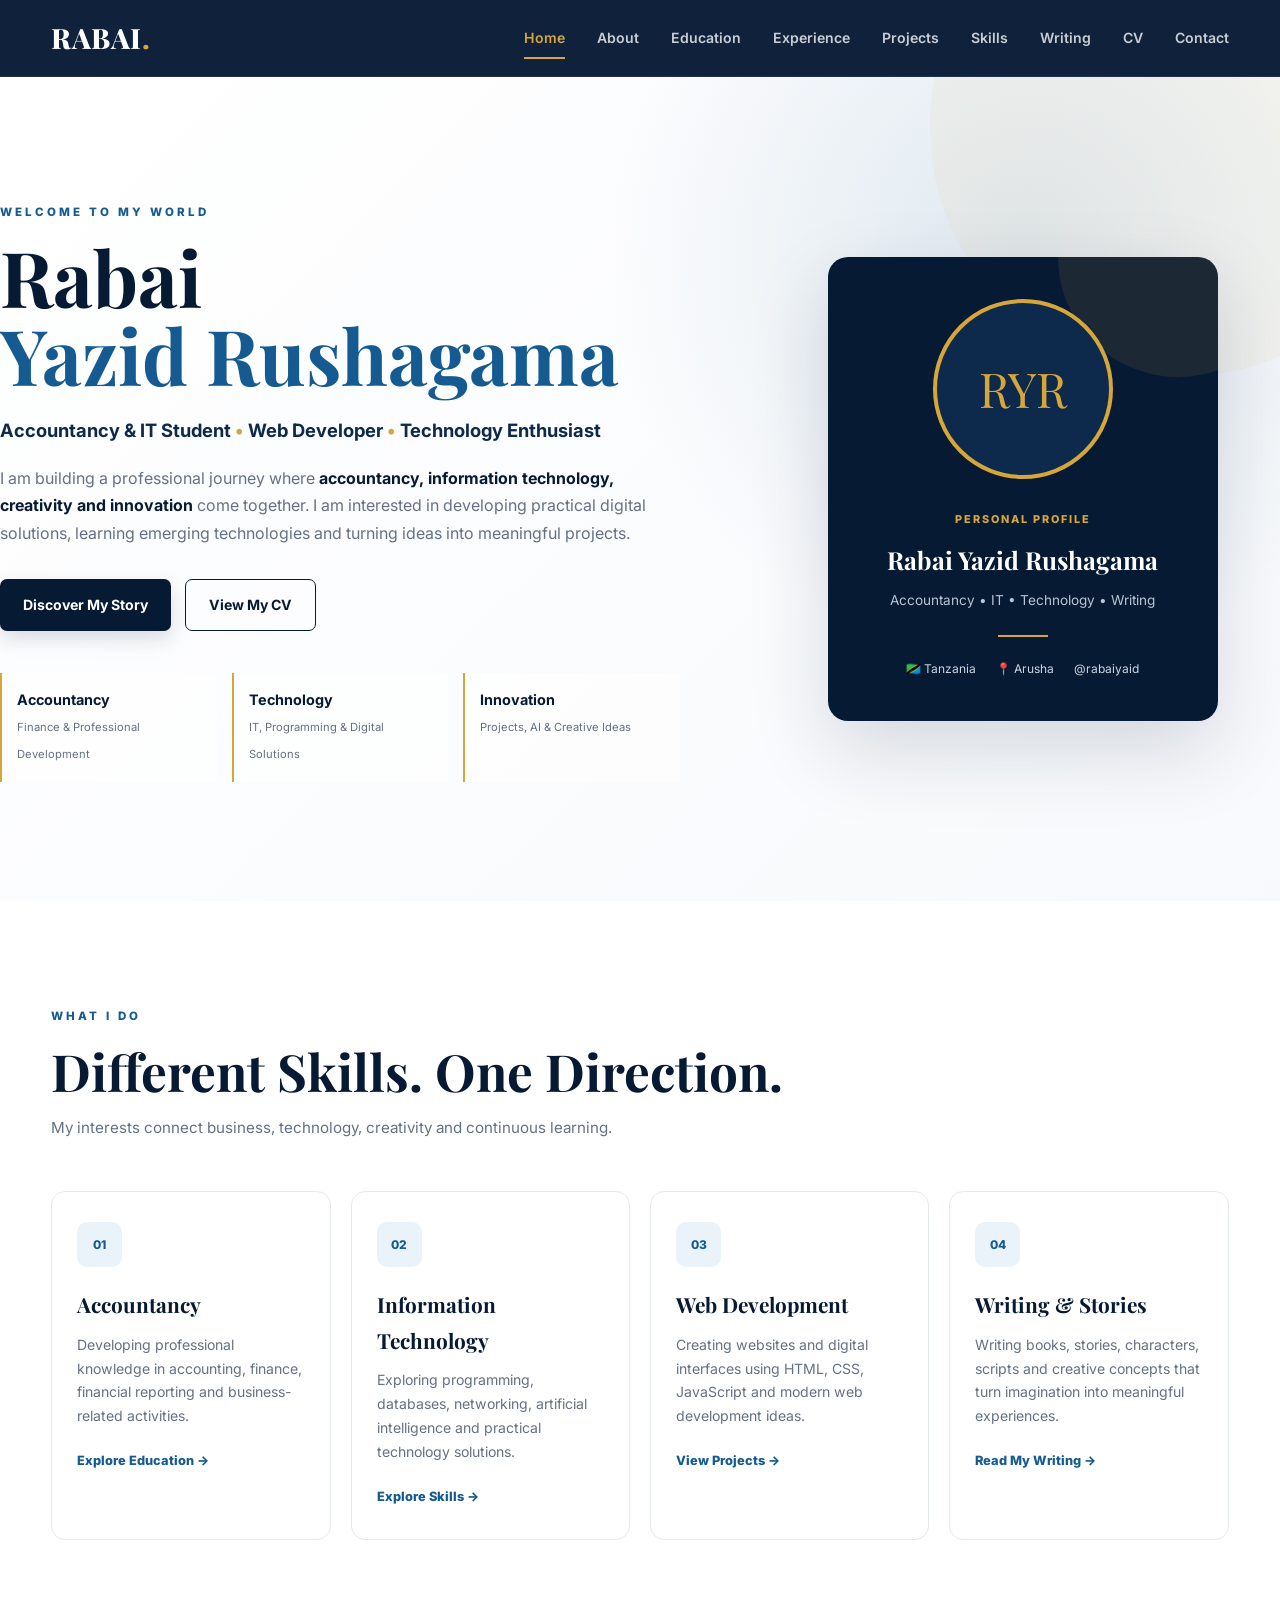
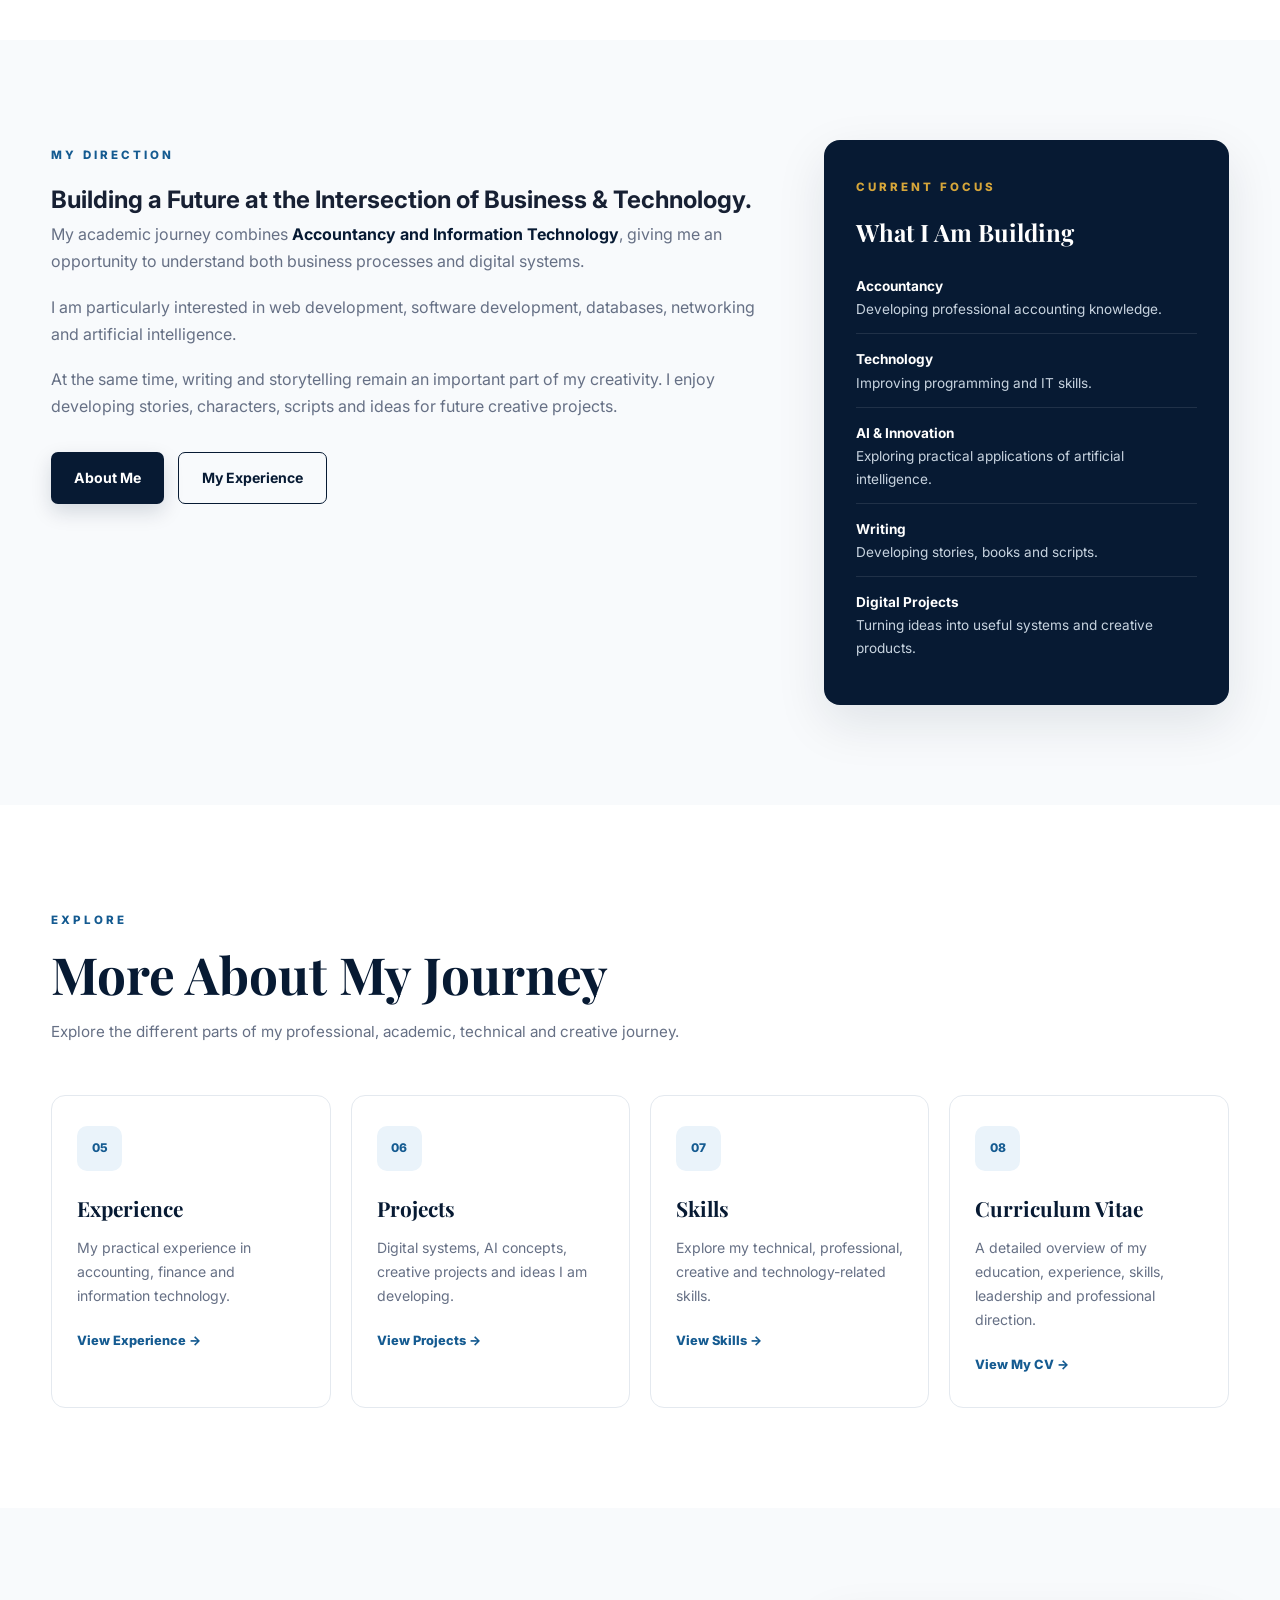
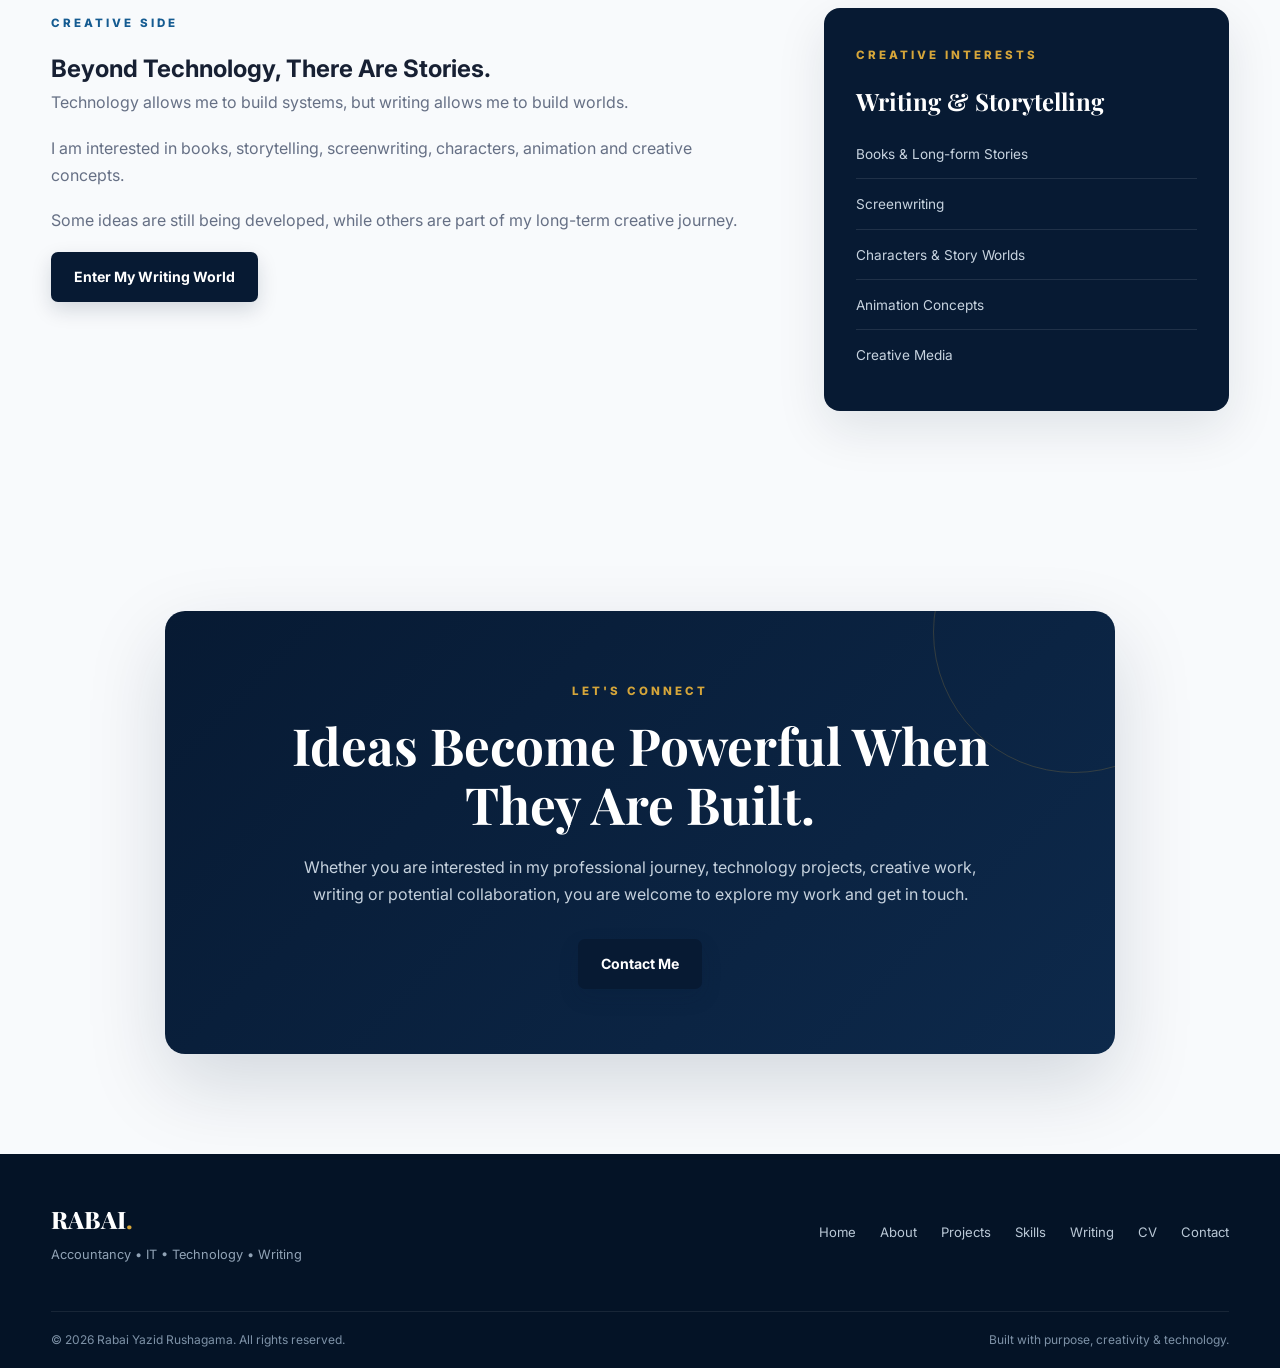
<file: index.html>
<!DOCTYPE html>
<html lang="en">
<head>
    <meta charset="UTF-8">
<meta name="google-site-verification" content="fjtwDGCEFHH1-y8FkA7ioE8au4E-LwhyK7wGahMtoA8" />

    <meta name="viewport"
          content="width=device-width, initial-scale=1.0">

    <meta name="description"
          content="Official personal website of Rabai Yazid Rushagama — Accountancy and IT student, technology enthusiast, web developer, writer and creative thinker.">

    <meta name="author"
          content="Rabai Yazid Rushagama">

    <title>Rabai Yazid Rushagama | Accountancy, IT & Technology</title>

    <!-- Google Fonts -->
    <link rel="preconnect"
          href="https://fonts.googleapis.com">

    <link rel="preconnect"
          href="https://fonts.gstatic.com"
          crossorigin>

    <link href="https://fonts.googleapis.com/css2?family=Inter:wght@400;500;600;700;800&family=Playfair+Display:wght@600;700;800&display=swap"
          rel="stylesheet">

    <!-- Main CSS -->
    <link rel="stylesheet"
          href="style.css">
</head>

<body>

<!-- =====================================================
     HEADER / NAVIGATION
===================================================== -->

<header class="site-header">

    <div class="container nav-container">

        <a href="index.html"
           class="logo"
           aria-label="Rabai Yazid Rushagama Home">
            RABAI<span>.</span>
        </a>

        <button class="menu-toggle"
                type="button"
                aria-label="Open navigation menu"
                aria-expanded="false">
            ☰
        </button>

        <nav class="nav-menu"
             aria-label="Main navigation">

            <a href="index.html"
               class="active">
                Home
            </a>

            <a href="about.html">
                About
            </a>

            <a href="education.html">
                Education
            </a>

            <a href="experience.html">
                Experience
            </a>

            <a href="projects.html">
                Projects
            </a>

            <a href="skills.html">
                Skills
            </a>

            <a href="writing.html">
                Writing
            </a>

            <a href="cv.html">
                CV
            </a>

            <a href="contact.html">
                Contact
            </a>

        </nav>

    </div>

</header>


<!-- =====================================================
     HERO SECTION
===================================================== -->

<main>

<section class="hero">

    <div class="container hero-grid">

        <!-- HERO CONTENT -->

        <div class="hero-content">

            <span class="section-label">
                WELCOME TO MY WORLD
            </span>

            <h1>
                Rabai
                <span>Yazid Rushagama</span>
            </h1>

            <h2>
                Accountancy & IT Student
                <span>•</span>
                Web Developer
                <span>•</span>
                Technology Enthusiast
            </h2>

            <p>
                I am building a professional journey where
                <strong>accountancy, information technology,
                creativity and innovation</strong> come together.
                I am interested in developing practical digital
                solutions, learning emerging technologies and
                turning ideas into meaningful projects.
            </p>

            <div class="hero-buttons">

                <a href="about.html"
                   class="btn btn-primary">
                    Discover My Story
                </a>

                <a href="cv.html"
                   class="btn btn-outline">
                    View My CV
                </a>

            </div>


            <!-- HERO HIGHLIGHTS -->

            <div class="hero-highlights">

                <div>
                    <strong>Accountancy</strong>
                    <span>Finance & Professional Development</span>
                </div>

                <div>
                    <strong>Technology</strong>
                    <span>IT, Programming & Digital Solutions</span>
                </div>

                <div>
                    <strong>Innovation</strong>
                    <span>Projects, AI & Creative Ideas</span>
                </div>

            </div>

        </div>


        <!-- PROFILE CARD -->

        <div class="hero-profile">

            <div class="profile-card">

                <div class="profile-glow"></div>

                <div class="profile-image">

                    <!-- Replace this later with your real photo -->

                    <span>
                        RYR
                    </span>

                </div>

                <div class="profile-card-content">

                    <span class="profile-small">
                        PERSONAL PROFILE
                    </span>

                    <h3>
                        Rabai Yazid Rushagama
                    </h3>

                    <p>
                        Accountancy • IT • Technology • Writing
                    </p>

                    <div class="profile-line"></div>

                    <div class="profile-meta">

                        <span>
                            🇹🇿 Tanzania
                        </span>

                        <span>
                            📍 Arusha
                        </span>

                        <span>
                            @rabaiyaid
                        </span>

                    </div>

                </div>

            </div>

        </div>

    </div>

</section>


<!-- =====================================================
     WHAT I DO
===================================================== -->

<section class="inner-section">

    <div class="container">

        <div class="section-heading">

            <span class="section-label">
                WHAT I DO
            </span>

            <h2>
                Different Skills. One Direction.
            </h2>

            <p>
                My interests connect business, technology,
                creativity and continuous learning.
            </p>

        </div>


        <div class="intro-grid">


            <!-- ACCOUNTANCY -->

            <article class="intro-card">

                <div class="card-icon">
                    01
                </div>

                <h3>
                    Accountancy
                </h3>

                <p>
                    Developing professional knowledge in
                    accounting, finance, financial reporting
                    and business-related activities.
                </p>

                <a href="education.html">
                    Explore Education →
                </a>

            </article>


            <!-- INFORMATION TECHNOLOGY -->

            <article class="intro-card">

                <div class="card-icon">
                    02
                </div>

                <h3>
                    Information Technology
                </h3>

                <p>
                    Exploring programming, databases,
                    networking, artificial intelligence
                    and practical technology solutions.
                </p>

                <a href="skills.html">
                    Explore Skills →
                </a>

            </article>


            <!-- WEB DEVELOPMENT -->

            <article class="intro-card">

                <div class="card-icon">
                    03
                </div>

                <h3>
                    Web Development
                </h3>

                <p>
                    Creating websites and digital interfaces
                    using HTML, CSS, JavaScript and modern
                    web development ideas.
                </p>

                <a href="projects.html">
                    View Projects →
                </a>

            </article>


            <!-- WRITING -->

            <article class="intro-card">

                <div class="card-icon">
                    04
                </div>

                <h3>
                    Writing & Stories
                </h3>

                <p>
                    Writing books, stories, characters,
                    scripts and creative concepts that turn
                    imagination into meaningful experiences.
                </p>

                <a href="writing.html">
                    Read My Writing →
                </a>

            </article>

        </div>

    </div>

</section>


<!-- =====================================================
     ABOUT / DIRECTION
===================================================== -->

<section class="light-section">

    <div class="container">

        <div class="content-grid">


            <div>

                <span class="section-label">
                    MY DIRECTION
                </span>

                <h2>
                    Building a Future at the Intersection
                    of Business & Technology.
                </h2>

                <p>
                    My academic journey combines
                    <strong>Accountancy and Information
                    Technology</strong>, giving me an opportunity
                    to understand both business processes and
                    digital systems.
                </p>

                <p>
                    I am particularly interested in web
                    development, software development,
                    databases, networking and artificial
                    intelligence.
                </p>

                <p>
                    At the same time, writing and storytelling
                    remain an important part of my creativity.
                    I enjoy developing stories, characters,
                    scripts and ideas for future creative
                    projects.
                </p>

                <div class="hero-buttons">

                    <a href="about.html"
                       class="btn btn-primary">
                        About Me
                    </a>

                    <a href="experience.html"
                       class="btn btn-outline">
                        My Experience
                    </a>

                </div>

            </div>


            <aside class="info-card">

                <span class="section-label">
                    CURRENT FOCUS
                </span>

                <h3>
                    What I Am Building
                </h3>

                <ul>

                    <li>
                        <strong>Accountancy</strong><br>
                        Developing professional accounting
                        knowledge.
                    </li>

                    <li>
                        <strong>Technology</strong><br>
                        Improving programming and IT skills.
                    </li>

                    <li>
                        <strong>AI & Innovation</strong><br>
                        Exploring practical applications
                        of artificial intelligence.
                    </li>

                    <li>
                        <strong>Writing</strong><br>
                        Developing stories, books and scripts.
                    </li>

                    <li>
                        <strong>Digital Projects</strong><br>
                        Turning ideas into useful systems
                        and creative products.
                    </li>

                </ul>

            </aside>

        </div>

    </div>

</section>


<!-- =====================================================
     EXPLORE MY WEBSITE
===================================================== -->

<section class="inner-section">

    <div class="container">

        <div class="section-heading">

            <span class="section-label">
                EXPLORE
            </span>

            <h2>
                More About My Journey
            </h2>

            <p>
                Explore the different parts of my professional,
                academic, technical and creative journey.
            </p>

        </div>


        <div class="intro-grid">


            <!-- EXPERIENCE -->

            <article class="intro-card">

                <div class="card-icon">
                    05
                </div>

                <h3>
                    Experience
                </h3>

                <p>
                    My practical experience in accounting,
                    finance and information technology.
                </p>

                <a href="experience.html">
                    View Experience →
                </a>

            </article>


            <!-- PROJECTS -->

            <article class="intro-card">

                <div class="card-icon">
                    06
                </div>

                <h3>
                    Projects
                </h3>

                <p>
                    Digital systems, AI concepts, creative
                    projects and ideas I am developing.
                </p>

                <a href="projects.html">
                    View Projects →
                </a>

            </article>


            <!-- SKILLS -->

            <article class="intro-card">

                <div class="card-icon">
                    07
                </div>

                <h3>
                    Skills
                </h3>

                <p>
                    Explore my technical, professional,
                    creative and technology-related skills.
                </p>

                <a href="skills.html">
                    View Skills →
                </a>

            </article>


            <!-- CV -->

            <article class="intro-card">

                <div class="card-icon">
                    08
                </div>

                <h3>
                    Curriculum Vitae
                </h3>

                <p>
                    A detailed overview of my education,
                    experience, skills, leadership and
                    professional direction.
                </p>

                <a href="cv.html">
                    View My CV →
                </a>

            </article>

        </div>

    </div>

</section>


<!-- =====================================================
     WRITING FEATURE
===================================================== -->

<section class="light-section">

    <div class="container">

        <div class="content-grid">

            <div>

                <span class="section-label">
                    CREATIVE SIDE
                </span>

                <h2>
                    Beyond Technology,
                    There Are Stories.
                </h2>

                <p>
                    Technology allows me to build systems,
                    but writing allows me to build worlds.
                </p>

                <p>
                    I am interested in books, storytelling,
                    screenwriting, characters, animation
                    and creative concepts.
                </p>

                <p>
                    Some ideas are still being developed,
                    while others are part of my long-term
                    creative journey.
                </p>

                <a href="writing.html"
                   class="btn btn-primary">
                    Enter My Writing World
                </a>

            </div>


            <aside class="info-card">

                <span class="section-label">
                    CREATIVE INTERESTS
                </span>

                <h3>
                    Writing & Storytelling
                </h3>

                <ul>

                    <li>
                        Books & Long-form Stories
                    </li>

                    <li>
                        Screenwriting
                    </li>

                    <li>
                        Characters & Story Worlds
                    </li>

                    <li>
                        Animation Concepts
                    </li>

                    <li>
                        Creative Media
                    </li>

                </ul>

            </aside>

        </div>

    </div>

</section>


<!-- =====================================================
     FINAL CONTACT CTA
===================================================== -->

<section class="vision-section">

    <div class="container">

        <div class="vision-box">

            <span class="section-label">
                LET'S CONNECT
            </span>

            <h2>
                Ideas Become Powerful
                When They Are Built.
            </h2>

            <p>
                Whether you are interested in my professional
                journey, technology projects, creative work,
                writing or potential collaboration, you are
                welcome to explore my work and get in touch.
            </p>

            <a href="contact.html"
               class="btn btn-primary">
                Contact Me
            </a>

        </div>

    </div>

</section>

</main>


<!-- =====================================================
     FOOTER
===================================================== -->

<footer class="site-footer">

    <div class="container footer-container">

        <div>

            <div class="footer-logo">
                RABAI<span>.</span>
            </div>

            <p>
                Accountancy • IT • Technology • Writing
            </p>

        </div>


        <div class="footer-links">

            <a href="index.html">
                Home
            </a>

            <a href="about.html">
                About
            </a>

            <a href="projects.html">
                Projects
            </a>

            <a href="skills.html">
                Skills
            </a>

            <a href="writing.html">
                Writing
            </a>

            <a href="cv.html">
                CV
            </a>

            <a href="contact.html">
                Contact
            </a>

        </div>

    </div>


    <div class="container footer-bottom">

        <p>
            © <span id="year"></span>
            Rabai Yazid Rushagama.
            All rights reserved.
        </p>

        <p>
            Built with purpose, creativity & technology.
        </p>

    </div>

</footer>


<!-- =====================================================
     JAVASCRIPT
===================================================== -->

<script src="script.js"></script>

</body>
</html>
</file>
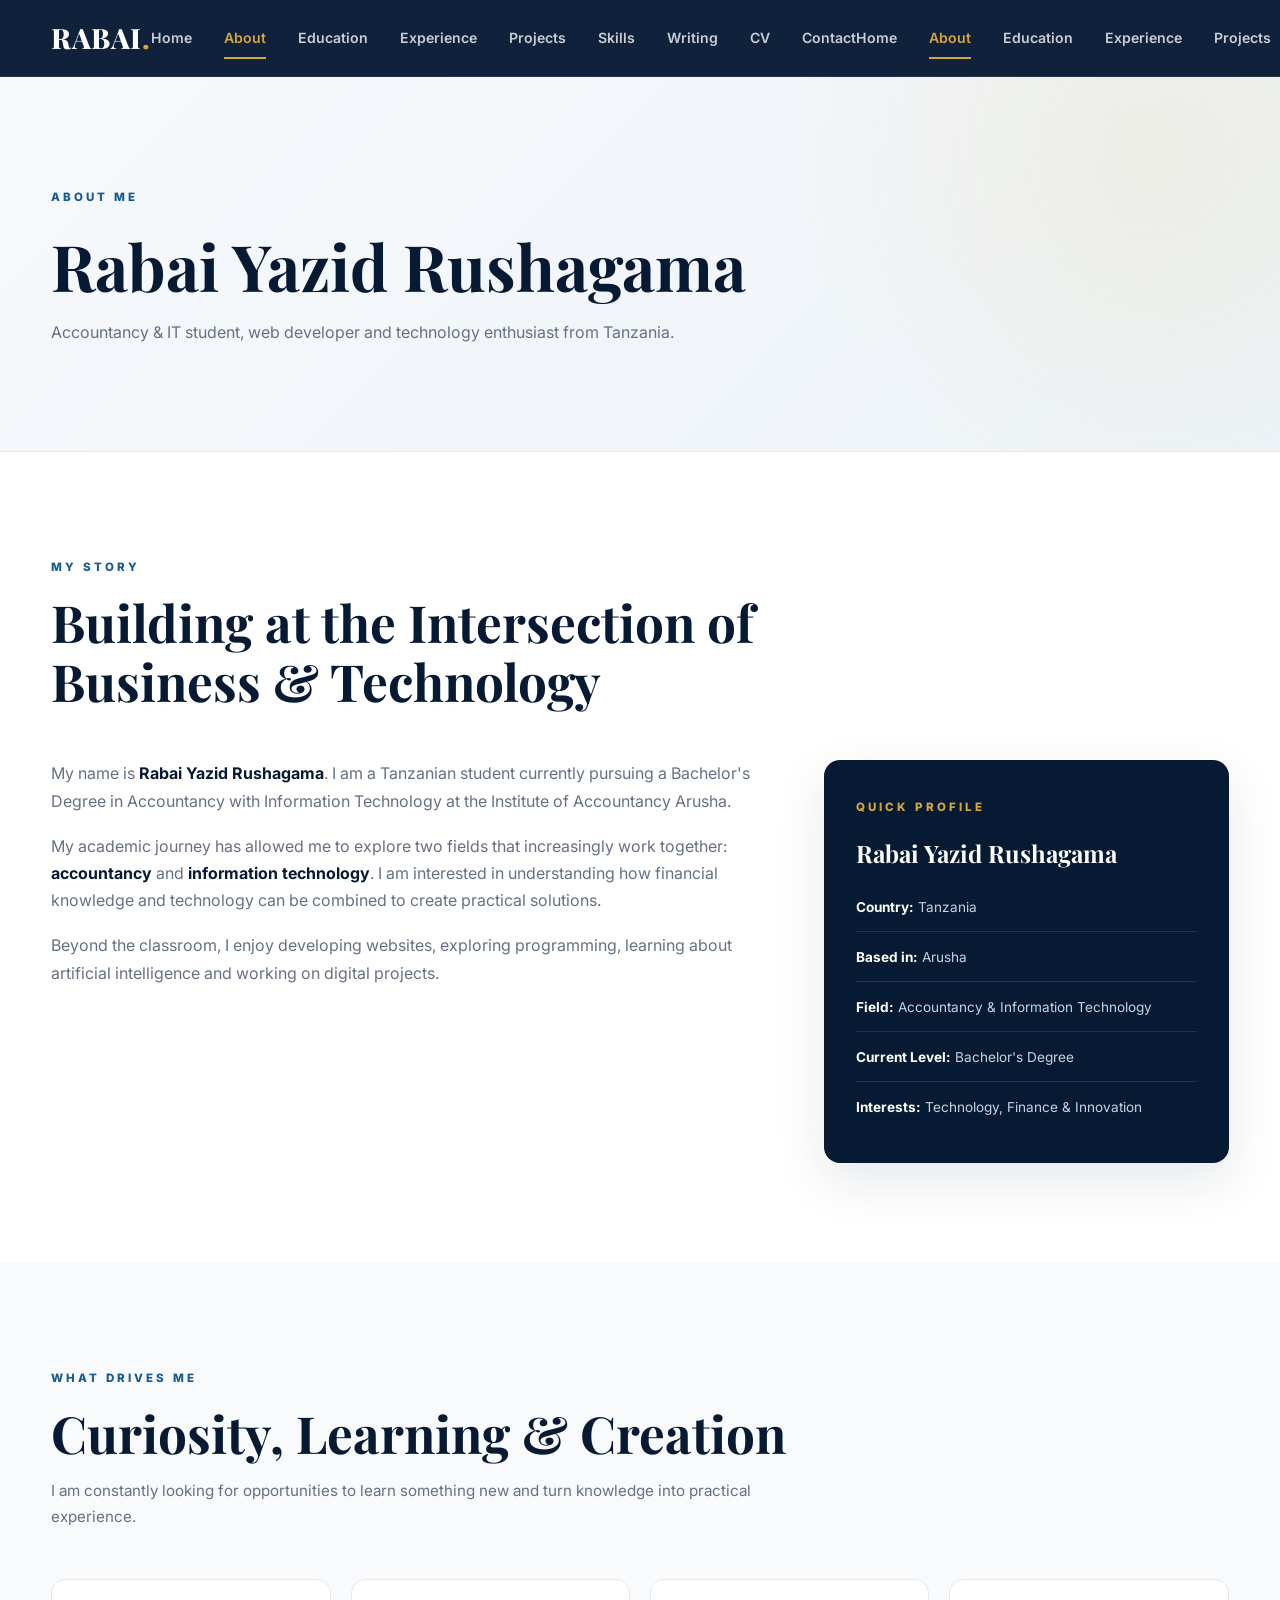
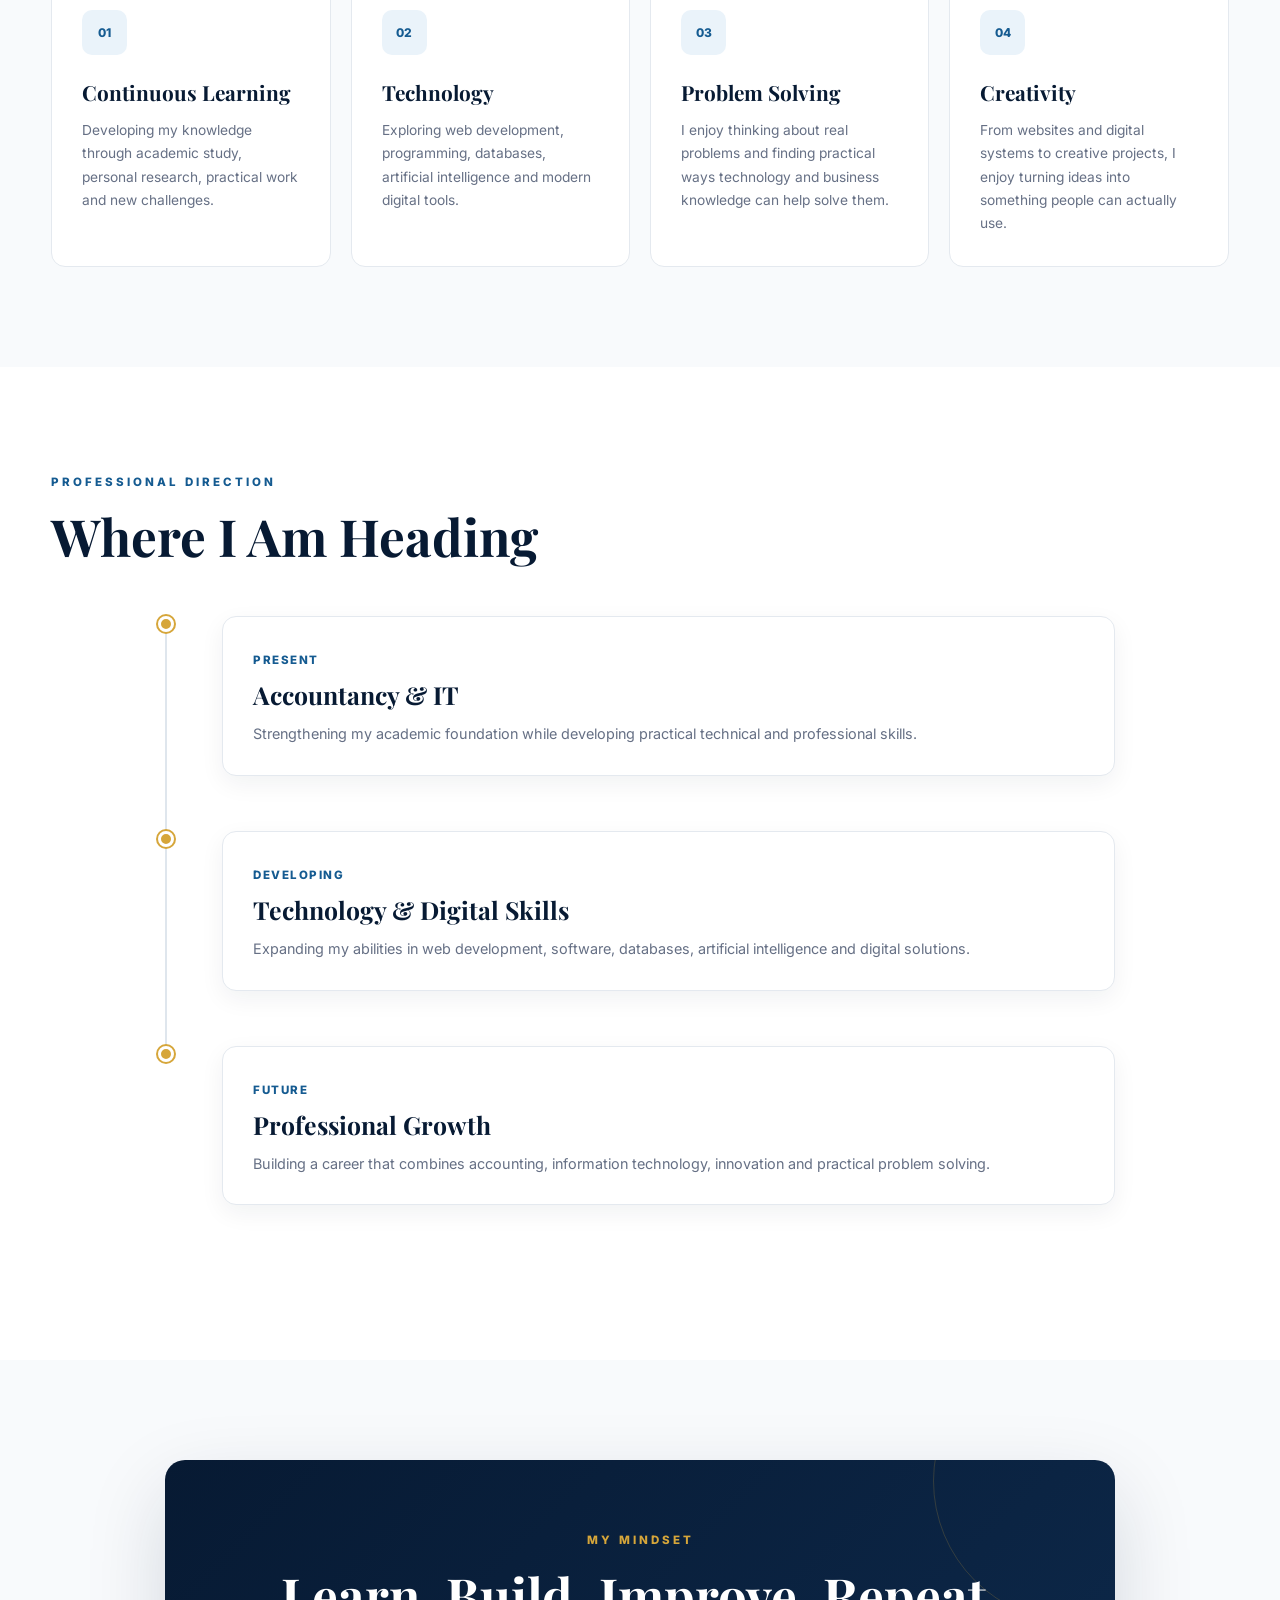
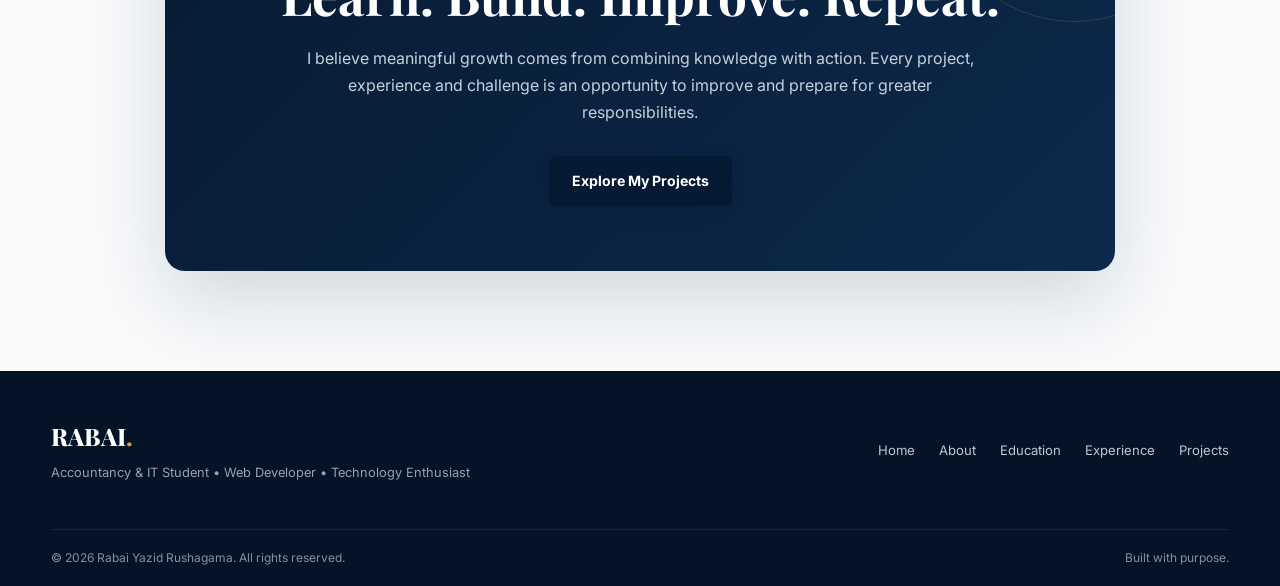
<file: about.html>
<!DOCTYPE html>
<html lang="en">
<head>

    <meta charset="UTF-8">

    <meta name="viewport"
          content="width=device-width, initial-scale=1.0">

    <meta name="description"
          content="Learn more about Rabai Yazid Rushagama, an Accountancy and IT student, web developer and technology enthusiast from Tanzania.">

    <meta name="keywords"
          content="Rabai Yazid Rushagama, About Rabai Yazid, Accountancy, IT, Web Developer, Tanzania">

    <meta name="author"
          content="Rabai Yazid Rushagama">

    <meta name="robots"
          content="index, follow">

    <meta name="theme-color"
          content="#071a33">

    <title>
        About Rabai Yazid Rushagama | Accountancy & IT
    </title>

    <!-- ================= OPEN GRAPH ================= -->

    <meta property="og:title"
          content="About Rabai Yazid Rushagama">

    <meta property="og:description"
          content="Accountancy & IT student, web developer and technology enthusiast from Tanzania.">

    <meta property="og:type"
          content="profile">

    <!-- ================= FONTS ================= -->

    <link rel="preconnect"
          href="https://fonts.googleapis.com">

    <link rel="preconnect"
          href="https://fonts.gstatic.com"
          crossorigin>

    <link
        href="https://fonts.googleapis.com/css2?family=Inter:wght@400;500;600;700;800&family=Playfair+Display:wght@600;700&display=swap"
        rel="stylesheet"
    >

    <!-- ================= CSS ================= -->

    <link rel="stylesheet"
          href="style.css">

</head>

<body>

    <!-- ==================================================
         HEADER
    =================================================== -->

    <header class="site-header">

        <div class="container nav-container">

            <a href="index.html"
               class="logo"
               aria-label="Rabai Yazid Rushagama Home">

                RABAI<span>.</span>

            </a>

            <button
                class="menu-toggle"
                aria-label="Open navigation menu"
                aria-expanded="false">

                ☰

            </button>
<nav class="nav-menu" aria-label="Main navigation">

    <a href="index.html">Home</a>

    <a href="about.html">About</a>

    <a href="education.html">Education</a>

    <a href="experience.html">Experience</a>

    <a href="projects.html">Projects</a>

    <a href="skills.html">Skills</a>

    <a href="writing.html">Writing</a>

    <a href="cv.html">CV</a>

    <a href="contact.html">Contact</a>

</nav>
            <nav class="nav-menu">

                <a href="index.html">
                    Home
                </a>

                <a href="about.html"
                   class="active">

                    About

                </a>

                <a href="education.html">
                    Education
                </a>

                <a href="experience.html">
                    Experience
                </a>

                <a href="projects.html">
                    Projects
                </a>

            </nav>

        </div>

    </header>


    <!-- ==================================================
         PAGE HERO
    =================================================== -->

    <main>

        <section class="page-hero">

            <div class="container">

                <span class="section-label">
                    ABOUT ME
                </span>

                <h1>
                    Rabai Yazid Rushagama
                </h1>

                <p>
                    Accountancy & IT student,
                    web developer and technology enthusiast
                    from Tanzania.
                </p>

            </div>

        </section>


        <!-- ==================================================
             INTRODUCTION
        =================================================== -->

        <section class="inner-section">

            <div class="container">

                <div class="section-heading">

                    <span class="section-label">
                        MY STORY
                    </span>

                    <h2>
                        Building at the Intersection
                        of Business & Technology
                    </h2>

                </div>

                <div class="content-grid">

                    <div>

                        <p>
                            My name is
                            <strong>Rabai Yazid Rushagama</strong>.
                            I am a Tanzanian student currently pursuing
                            a Bachelor's Degree in Accountancy with
                            Information Technology at the
                            Institute of Accountancy Arusha.
                        </p>

                        <p>
                            My academic journey has allowed me to explore
                            two fields that increasingly work together:
                            <strong>accountancy</strong> and
                            <strong>information technology</strong>.
                            I am interested in understanding how financial
                            knowledge and technology can be combined to
                            create practical solutions.
                        </p>

                        <p>
                            Beyond the classroom, I enjoy developing
                            websites, exploring programming, learning
                            about artificial intelligence and working
                            on digital projects.
                        </p>

                    </div>

                    <div class="info-card">

                        <span class="section-label">
                            QUICK PROFILE
                        </span>

                        <h3>
                            Rabai Yazid Rushagama
                        </h3>

                        <ul>

                            <li>
                                <strong>Country:</strong>
                                Tanzania
                            </li>

                            <li>
                                <strong>Based in:</strong>
                                Arusha
                            </li>

                            <li>
                                <strong>Field:</strong>
                                Accountancy & Information Technology
                            </li>

                            <li>
                                <strong>Current Level:</strong>
                                Bachelor's Degree
                            </li>

                            <li>
                                <strong>Interests:</strong>
                                Technology, Finance & Innovation
                            </li>

                        </ul>

                    </div>

                </div>

            </div>

        </section>


        <!-- ==================================================
             WHAT DRIVES ME
    =================================================== -->

        <section class="light-section">

            <div class="container">

                <div class="section-heading">

                    <span class="section-label">
                        WHAT DRIVES ME
                    </span>

                    <h2>
                        Curiosity, Learning & Creation
                    </h2>

                    <p>
                        I am constantly looking for opportunities
                        to learn something new and turn knowledge
                        into practical experience.
                    </p>

                </div>

                <div class="experience-grid">

                    <article class="experience-card">

                        <div class="card-icon">
                            01
                        </div>

                        <h3>
                            Continuous Learning
                        </h3>

                        <p>
                            Developing my knowledge through academic
                            study, personal research, practical work
                            and new challenges.
                        </p>

                    </article>


                    <article class="experience-card">

                        <div class="card-icon">
                            02
                        </div>

                        <h3>
                            Technology
                        </h3>

                        <p>
                            Exploring web development, programming,
                            databases, artificial intelligence and
                            modern digital tools.
                        </p>

                    </article>


                    <article class="experience-card">

                        <div class="card-icon">
                            03
                        </div>

                        <h3>
                            Problem Solving
                        </h3>

                        <p>
                            I enjoy thinking about real problems and
                            finding practical ways technology and
                            business knowledge can help solve them.
                        </p>

                    </article>


                    <article class="experience-card">

                        <div class="card-icon">
                            04
                        </div>

                        <h3>
                            Creativity
                        </h3>

                        <p>
                            From websites and digital systems to
                            creative projects, I enjoy turning ideas
                            into something people can actually use.
                        </p>

                    </article>

                </div>

            </div>

        </section>


        <!-- ==================================================
             PROFESSIONAL DIRECTION
    =================================================== -->

        <section class="inner-section">

            <div class="container">

                <div class="section-heading">

                    <span class="section-label">
                        PROFESSIONAL DIRECTION
                    </span>

                    <h2>
                        Where I Am Heading
                    </h2>

                </div>

                <div class="timeline">

                    <div class="timeline-item">

                        <div class="timeline-dot"></div>

                        <div class="timeline-content">

                            <span class="timeline-date">
                                PRESENT
                            </span>

                            <h3>
                                Accountancy & IT
                            </h3>

                            <p>
                                Strengthening my academic foundation
                                while developing practical technical
                                and professional skills.
                            </p>

                        </div>

                    </div>


                    <div class="timeline-item">

                        <div class="timeline-dot"></div>

                        <div class="timeline-content">

                            <span class="timeline-date">
                                DEVELOPING
                            </span>

                            <h3>
                                Technology & Digital Skills
                            </h3>

                            <p>
                                Expanding my abilities in web
                                development, software, databases,
                                artificial intelligence and digital
                                solutions.
                            </p>

                        </div>

                    </div>


                    <div class="timeline-item">

                        <div class="timeline-dot"></div>

                        <div class="timeline-content">

                            <span class="timeline-date">
                                FUTURE
                            </span>

                            <h3>
                                Professional Growth
                            </h3>

                            <p>
                                Building a career that combines
                                accounting, information technology,
                                innovation and practical problem
                                solving.
                            </p>

                        </div>

                    </div>

                </div>

            </div>

        </section>


        <!-- ==================================================
             PERSONAL STATEMENT
    =================================================== -->

        <section class="vision-section">

            <div class="container">

                <div class="vision-box">

                    <span class="section-label">
                        MY MINDSET
                    </span>

                    <h2>
                        Learn. Build. Improve. Repeat.
                    </h2>

                    <p>
                        I believe meaningful growth comes from
                        combining knowledge with action. Every
                        project, experience and challenge is an
                        opportunity to improve and prepare for
                        greater responsibilities.
                    </p>

                    <a href="projects.html"
                       class="btn btn-primary">

                        Explore My Projects

                    </a>

                </div>

            </div>

        </section>

    </main>


    <!-- ==================================================
         FOOTER
    =================================================== -->

    <footer class="site-footer">

        <div class="container footer-container">

            <div>

                <a href="index.html"
                   class="footer-logo">

                    RABAI<span>.</span>

                </a>

                <p>
                    Accountancy &amp; IT Student •
                    Web Developer •
                    Technology Enthusiast
                </p>

            </div>

            <div class="footer-links">

                <a href="index.html">
                    Home
                </a>

                <a href="about.html">
                    About
                </a>

                <a href="education.html">
                    Education
                </a>

                <a href="experience.html">
                    Experience
                </a>

                <a href="projects.html">
                    Projects
                </a>

            </div>

        </div>

        <div class="container footer-bottom">

            <p>
                © <span id="year"></span>
                Rabai Yazid Rushagama.
                All rights reserved.
            </p>

            <p>
                Built with purpose.
            </p>

        </div>

    </footer>


    <!-- ================= JAVASCRIPT ================= -->

    <script src="script.js"></script>

</body>
</html>
</file>
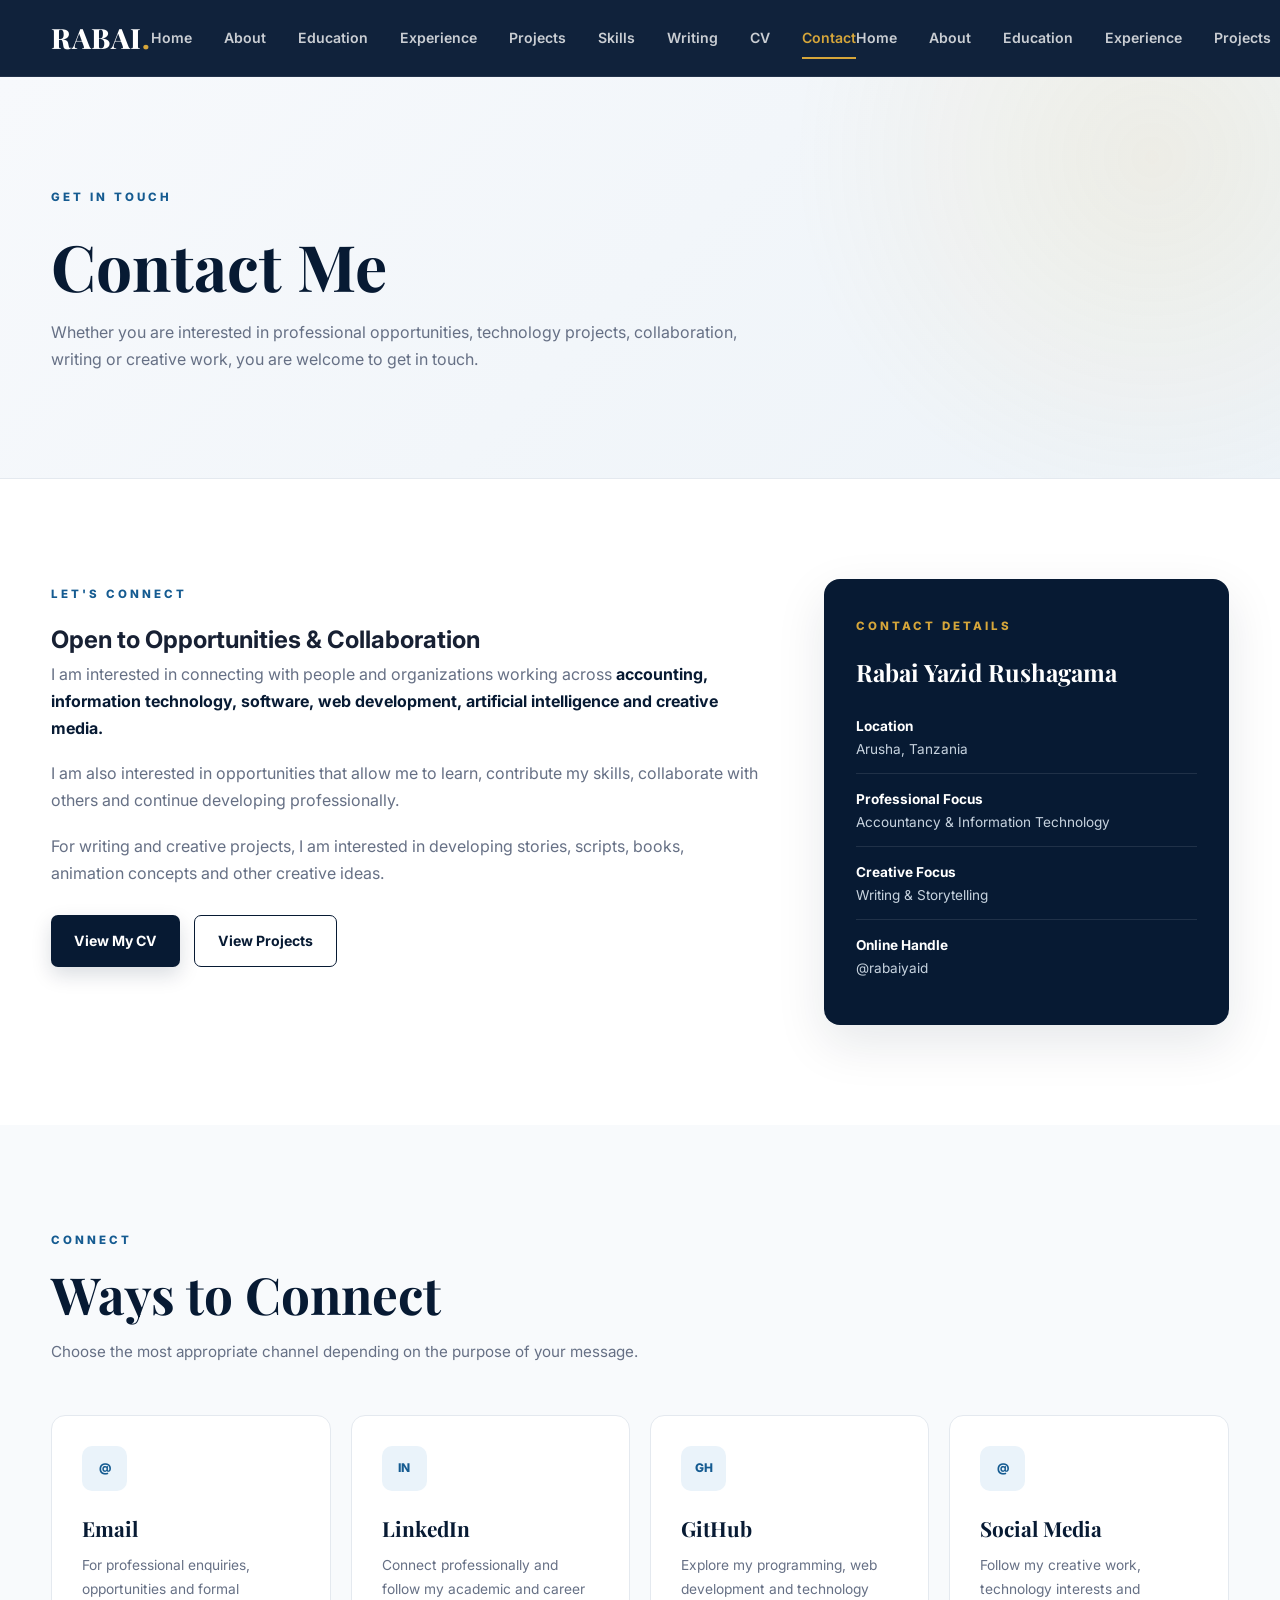
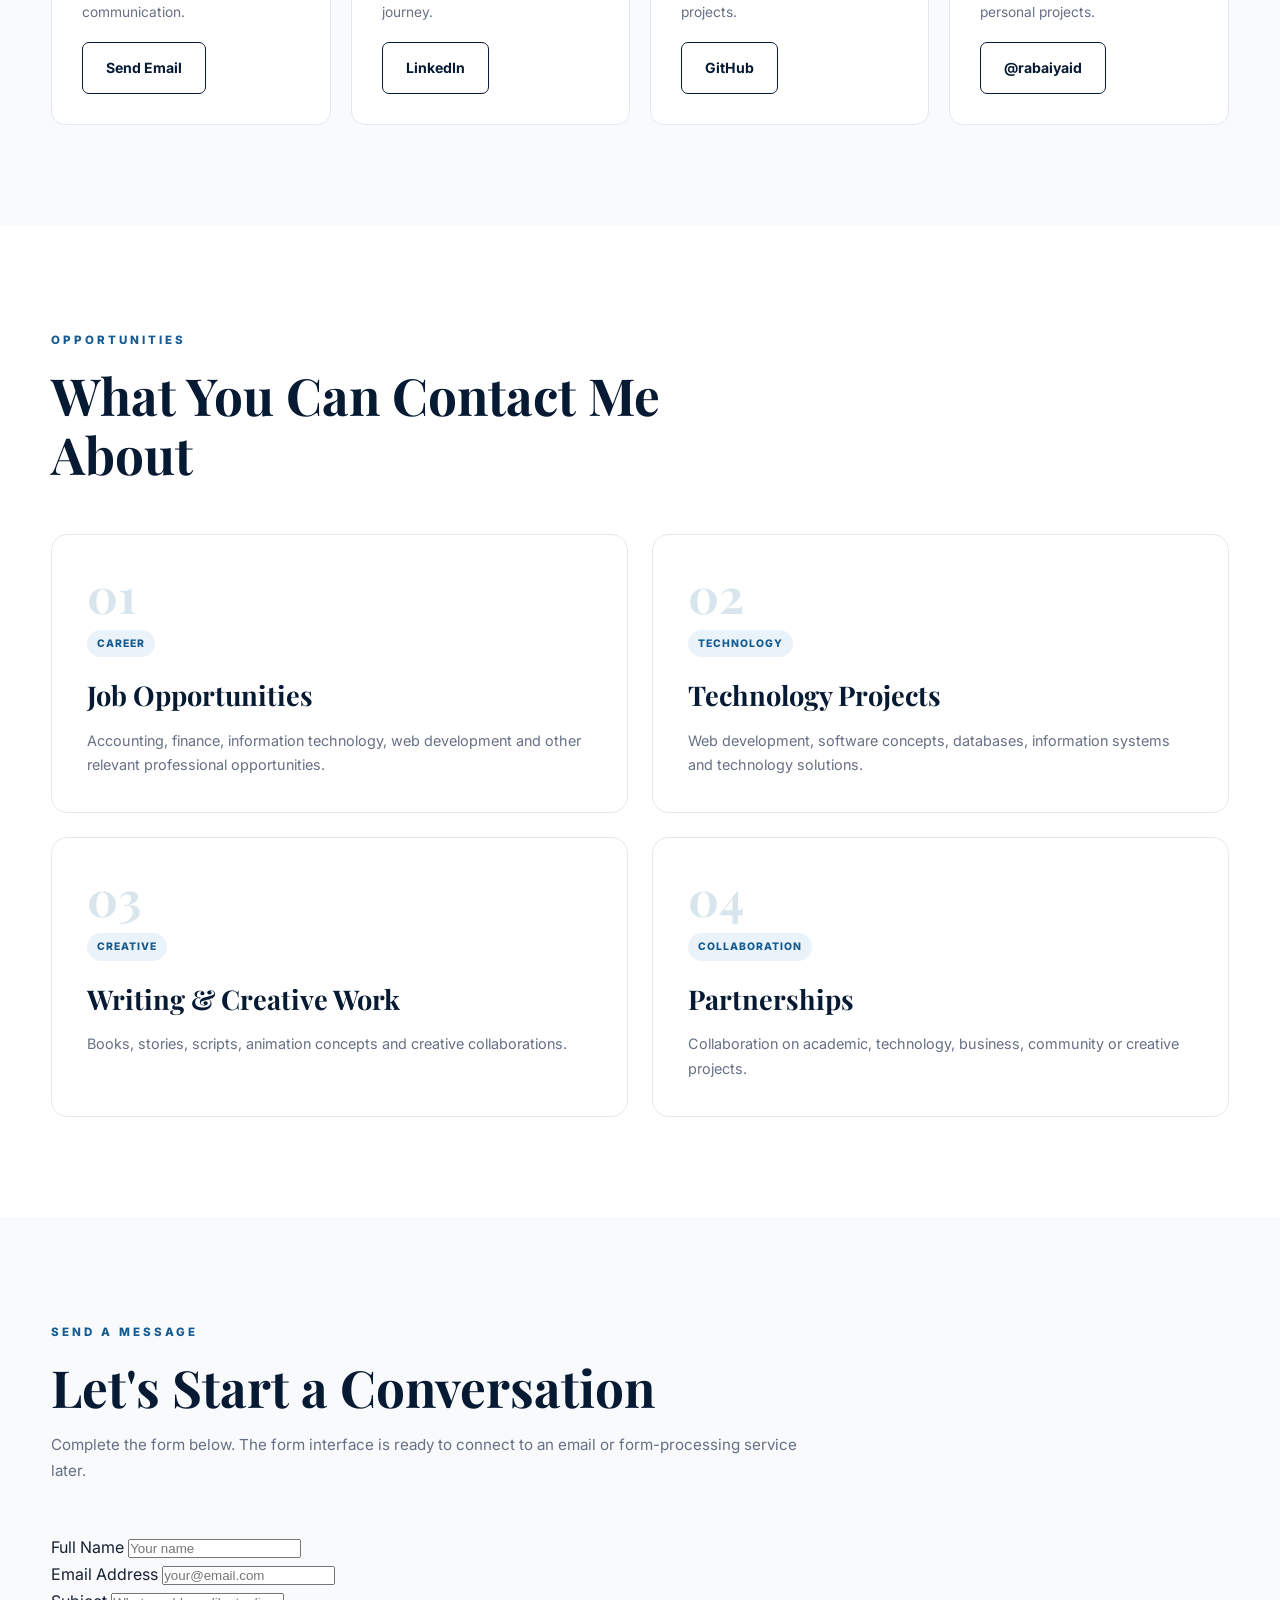
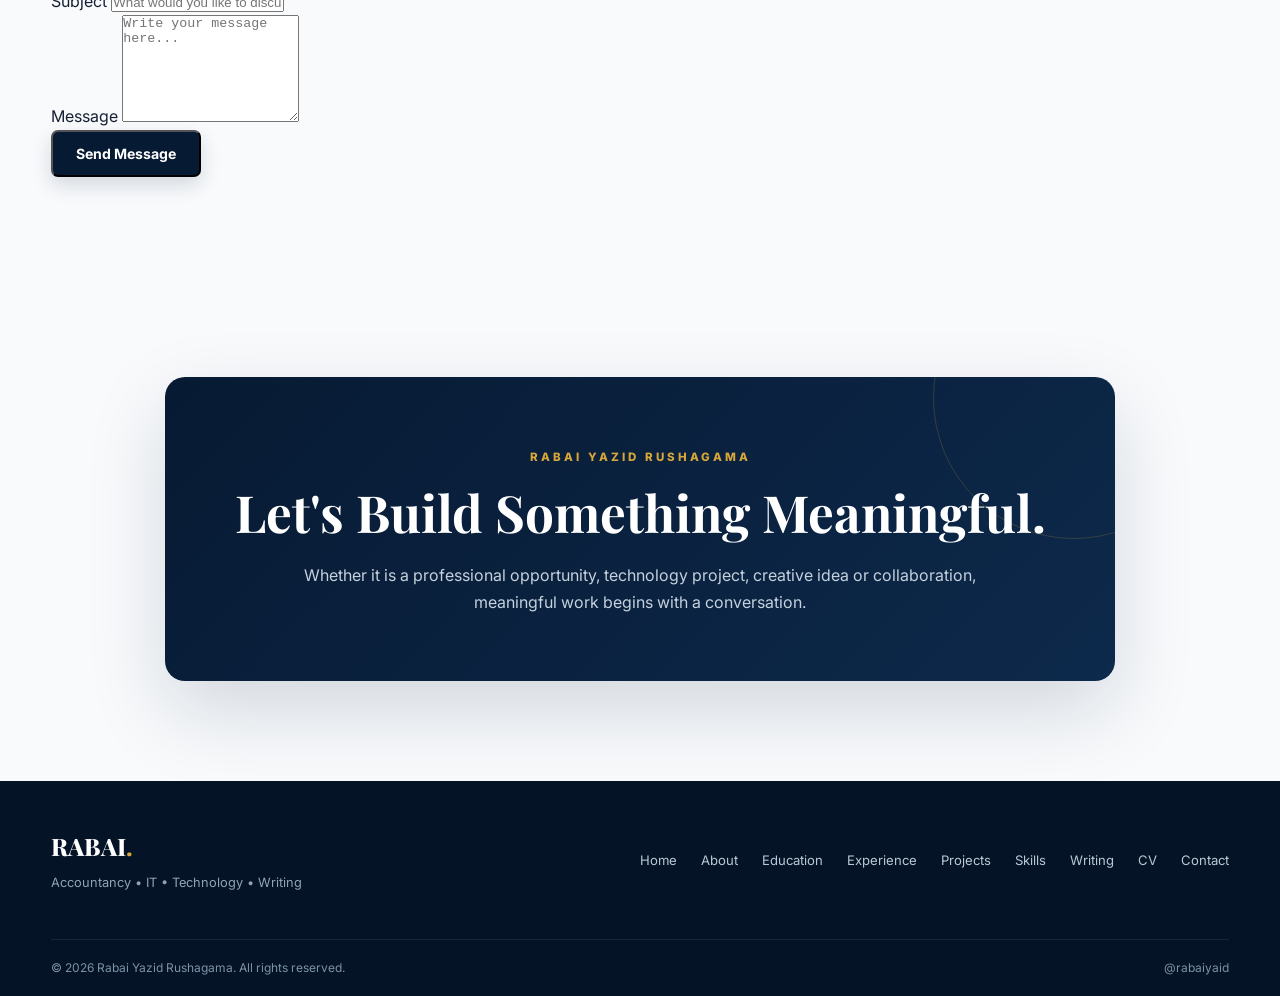
<file: contact.html>
<!DOCTYPE html>
<html lang="en">

<head>

    <meta charset="UTF-8">

    <meta
        name="viewport"
        content="width=device-width, initial-scale=1.0"
    >

    <meta
        name="description"
        content="Contact Rabai Yazid Rushagama for professional opportunities, collaboration, technology projects, writing and creative work."
    >

    <meta
        name="author"
        content="Rabai Yazid Rushagama"
    >

    <title>Contact | Rabai Yazid Rushagama</title>


    <!-- Google Fonts -->

    <link rel="preconnect" href="https://fonts.googleapis.com">

    <link
        rel="preconnect"
        href="https://fonts.gstatic.com"
        crossorigin
    >

    <link
        href="https://fonts.googleapis.com/css2?family=Inter:wght@400;500;600;700;800&family=Playfair+Display:wght@600;700;800&display=swap"
        rel="stylesheet"
    >


    <!-- Main CSS -->

    <link
        rel="stylesheet"
        href="style.css"
    >

</head>


<body>


    <!-- =====================================================
         HEADER
    ====================================================== -->

    <header class="site-header">

        <div class="container nav-container">

            <a
                href="index.html"
                class="logo"
            >
                RABAI<span>.</span>
            </a>


            <button
                class="menu-toggle"
                type="button"
                aria-label="Open navigation menu"
                aria-expanded="false"
            >
                ☰
            </button>
<nav class="nav-menu" aria-label="Main navigation">
    
    <a href="index.html">Home</a>
    
    <a href="about.html">About</a>
    
    <a href="education.html">Education</a>
    
    <a href="experience.html">Experience</a>
    
    <a href="projects.html">Projects</a>
    
    <a href="skills.html">Skills</a>
    
    <a href="writing.html">Writing</a>
    
    <a href="cv.html">CV</a>
    
    <a href="contact.html">Contact</a>
    
</nav>

            <nav class="nav-menu">

                <a href="index.html">
                    Home
                </a>

                <a href="about.html">
                    About
                </a>

                <a href="education.html">
                    Education
                </a>

                <a href="experience.html">
                    Experience
                </a>

                <a href="projects.html">
                    Projects
                </a>

                <a href="skills.html">
                    Skills
                </a>

                <a href="writing.html">
                    Writing
                </a>

                <a href="cv.html">
                    CV
                </a>

                <a
                    href="contact.html"
                    class="active"
                >
                    Contact
                </a>

            </nav>

        </div>

    </header>



    <!-- =====================================================
         MAIN
    ====================================================== -->

    <main>


        <!-- =================================================
             PAGE HERO
        ================================================== -->

        <section class="page-hero">

            <div class="container">

                <span class="section-label">
                    GET IN TOUCH
                </span>

                <h1>
                    Contact Me
                </h1>

                <p>
                    Whether you are interested in professional
                    opportunities, technology projects,
                    collaboration, writing or creative work,
                    you are welcome to get in touch.
                </p>

            </div>

        </section>



        <!-- =================================================
             CONTACT INTRO
        ================================================== -->

        <section class="inner-section">

            <div class="container">

                <div class="content-grid">


                    <!-- CONTACT INFORMATION -->

                    <div>

                        <span class="section-label">
                            LET'S CONNECT
                        </span>

                        <h2>
                            Open to Opportunities &amp;
                            Collaboration
                        </h2>


                        <p>
                            I am interested in connecting with
                            people and organizations working
                            across
                            <strong>
                                accounting, information
                                technology, software,
                                web development, artificial
                                intelligence and creative
                                media.
                            </strong>
                        </p>


                        <p>
                            I am also interested in
                            opportunities that allow me to
                            learn, contribute my skills,
                            collaborate with others and
                            continue developing professionally.
                        </p>


                        <p>
                            For writing and creative projects,
                            I am interested in developing
                            stories, scripts, books,
                            animation concepts and other
                            creative ideas.
                        </p>


                        <div
                            class="hero-buttons"
                            style="margin-top: 28px;"
                        >

                            <a
                                href="cv.html"
                                class="btn btn-primary"
                            >
                                View My CV
                            </a>

                            <a
                                href="projects.html"
                                class="btn btn-outline"
                            >
                                View Projects
                            </a>

                        </div>

                    </div>



                    <!-- CONTACT CARD -->

                    <aside class="info-card">

                        <span class="section-label">
                            CONTACT DETAILS
                        </span>

                        <h3>
                            Rabai Yazid Rushagama
                        </h3>


                        <ul>

                            <li>

                                <strong>
                                    Location
                                </strong>

                                <br>

                                Arusha, Tanzania

                            </li>


                            <li>

                                <strong>
                                    Professional Focus
                                </strong>

                                <br>

                                Accountancy &amp;
                                Information Technology

                            </li>


                            <li>

                                <strong>
                                    Creative Focus
                                </strong>

                                <br>

                                Writing &amp; Storytelling

                            </li>


                            <li>

                                <strong>
                                    Online Handle
                                </strong>

                                <br>

                                @rabaiyaid

                            </li>

                        </ul>

                    </aside>

                </div>

            </div>

        </section>



        <!-- =================================================
             CONTACT OPTIONS
        ================================================== -->

        <section class="light-section">

            <div class="container">

                <div class="section-heading">

                    <span class="section-label">
                        CONNECT
                    </span>

                    <h2>
                        Ways to Connect
                    </h2>

                    <p>
                        Choose the most appropriate channel
                        depending on the purpose of your
                        message.
                    </p>

                </div>


                <div class="experience-grid">


                    <!-- Email -->

                    <article class="experience-card">

                        <div class="card-icon">
                            @
                        </div>

                        <h3>
                            Email
                        </h3>

                        <p>
                            For professional enquiries,
                            opportunities and formal
                            communication.
                        </p>

                        <a
                            href="mailto:YOUR-EMAIL@example.com"
                            class="btn btn-outline"
                            style="margin-top: 18px;"
                        >
                            Send Email
                        </a>

                    </article>



                    <!-- LinkedIn -->

                    <article class="experience-card">

                        <div class="card-icon">
                            IN
                        </div>

                        <h3>
                            LinkedIn
                        </h3>

                        <p>
                            Connect professionally and follow
                            my academic and career journey.
                        </p>

                        <a
                            href="#"
                            class="btn btn-outline"
                            style="margin-top: 18px;"
                        >
                            LinkedIn
                        </a>

                    </article>



                    <!-- GitHub -->

                    <article class="experience-card">

                        <div class="card-icon">
                            GH
                        </div>

                        <h3>
                            GitHub
                        </h3>

                        <p>
                            Explore my programming, web
                            development and technology
                            projects.
                        </p>

                        <a
                            href="#"
                            class="btn btn-outline"
                            style="margin-top: 18px;"
                        >
                            GitHub
                        </a>

                    </article>



                    <!-- Social -->

                    <article class="experience-card">

                        <div class="card-icon">
                            @
                        </div>

                        <h3>
                            Social Media
                        </h3>

                        <p>
                            Follow my creative work,
                            technology interests and
                            personal projects.
                        </p>

                        <a
                            href="#"
                            class="btn btn-outline"
                            style="margin-top: 18px;"
                        >
                            @rabaiyaid
                        </a>

                    </article>

                </div>

            </div>

        </section>



        <!-- =================================================
             PROFESSIONAL ENQUIRIES
        ================================================== -->

        <section class="inner-section">

            <div class="container">

                <div class="section-heading">

                    <span class="section-label">
                        OPPORTUNITIES
                    </span>

                    <h2>
                        What You Can Contact Me About
                    </h2>

                </div>


                <div class="project-grid">


                    <article class="project-card">

                        <div class="project-number">
                            01
                        </div>

                        <div class="project-card-content">

                            <span class="project-status">
                                CAREER
                            </span>

                            <h3>
                                Job Opportunities
                            </h3>

                            <p>
                                Accounting, finance,
                                information technology,
                                web development and other
                                relevant professional
                                opportunities.
                            </p>

                        </div>

                    </article>



                    <article class="project-card">

                        <div class="project-number">
                            02
                        </div>

                        <div class="project-card-content">

                            <span class="project-status">
                                TECHNOLOGY
                            </span>

                            <h3>
                                Technology Projects
                            </h3>

                            <p>
                                Web development, software
                                concepts, databases,
                                information systems and
                                technology solutions.
                            </p>

                        </div>

                    </article>



                    <article class="project-card">

                        <div class="project-number">
                            03
                        </div>

                        <div class="project-card-content">

                            <span class="project-status">
                                CREATIVE
                            </span>

                            <h3>
                                Writing &amp; Creative Work
                            </h3>

                            <p>
                                Books, stories, scripts,
                                animation concepts and
                                creative collaborations.
                            </p>

                        </div>

                    </article>



                    <article class="project-card">

                        <div class="project-number">
                            04
                        </div>

                        <div class="project-card-content">

                            <span class="project-status">
                                COLLABORATION
                            </span>

                            <h3>
                                Partnerships
                            </h3>

                            <p>
                                Collaboration on academic,
                                technology, business,
                                community or creative
                                projects.
                            </p>

                        </div>

                    </article>


                </div>

            </div>

        </section>



        <!-- =================================================
             MESSAGE / CONTACT FORM
        ================================================== -->

        <section class="light-section">

            <div class="container">

                <div class="section-heading">

                    <span class="section-label">
                        SEND A MESSAGE
                    </span>

                    <h2>
                        Let's Start a Conversation
                    </h2>

                    <p>
                        Complete the form below. The form
                        interface is ready to connect to an
                        email or form-processing service later.
                    </p>

                </div>


                <form
                    class="contact-form"
                    action="#"
                    method="post"
                >


                    <div class="form-grid">


                        <div class="form-group">

                            <label for="name">
                                Full Name
                            </label>

                            <input
                                type="text"
                                id="name"
                                name="name"
                                placeholder="Your name"
                                required
                            >

                        </div>



                        <div class="form-group">

                            <label for="email">
                                Email Address
                            </label>

                            <input
                                type="email"
                                id="email"
                                name="email"
                                placeholder="your@email.com"
                                required
                            >

                        </div>


                    </div>



                    <div class="form-group">

                        <label for="subject">
                            Subject
                        </label>

                        <input
                            type="text"
                            id="subject"
                            name="subject"
                            placeholder="What would you like to discuss?"
                            required
                        >

                    </div>



                    <div class="form-group">

                        <label for="message">
                            Message
                        </label>

                        <textarea
                            id="message"
                            name="message"
                            rows="7"
                            placeholder="Write your message here..."
                            required
                        ></textarea>

                    </div>



                    <button
                        type="submit"
                        class="btn btn-primary"
                    >
                        Send Message
                    </button>


                </form>

            </div>

        </section>



        <!-- =================================================
             FINAL CTA
        ================================================== -->

        <section class="vision-section">

            <div class="container">

                <div class="vision-box">

                    <span class="section-label">
                        RABAI YAZID RUSHAGAMA
                    </span>

                    <h2>
                        Let's Build Something Meaningful.
                    </h2>

                    <p>
                        Whether it is a professional
                        opportunity, technology project,
                        creative idea or collaboration,
                        meaningful work begins with a
                        conversation.
                    </p>

                </div>

            </div>

        </section>


    </main>



    <!-- =====================================================
         FOOTER
    ====================================================== -->

    <footer class="site-footer">

        <div class="container footer-container">

            <div>

                <div class="footer-logo">
                    RABAI<span>.</span>
                </div>

                <p>
                    Accountancy • IT • Technology • Writing
                </p>

            </div>


            <div class="footer-links">

                <a href="index.html">
                    Home
                </a>

                <a href="about.html">
                    About
                </a>

                <a href="education.html">
                    Education
                </a>

                <a href="experience.html">
                    Experience
                </a>

                <a href="projects.html">
                    Projects
                </a>

                <a href="skills.html">
                    Skills
                </a>

                <a href="writing.html">
                    Writing
                </a>

                <a href="cv.html">
                    CV
                </a>

                <a href="contact.html">
                    Contact
                </a>

            </div>

        </div>


        <div class="container footer-bottom">

            <p>
                © <span id="year"></span>
                Rabai Yazid Rushagama.
                All rights reserved.
            </p>

            <p>
                @rabaiyaid
            </p>

        </div>

    </footer>



    <!-- JavaScript -->

    <script src="script.js"></script>

</body>

</html>
</file>
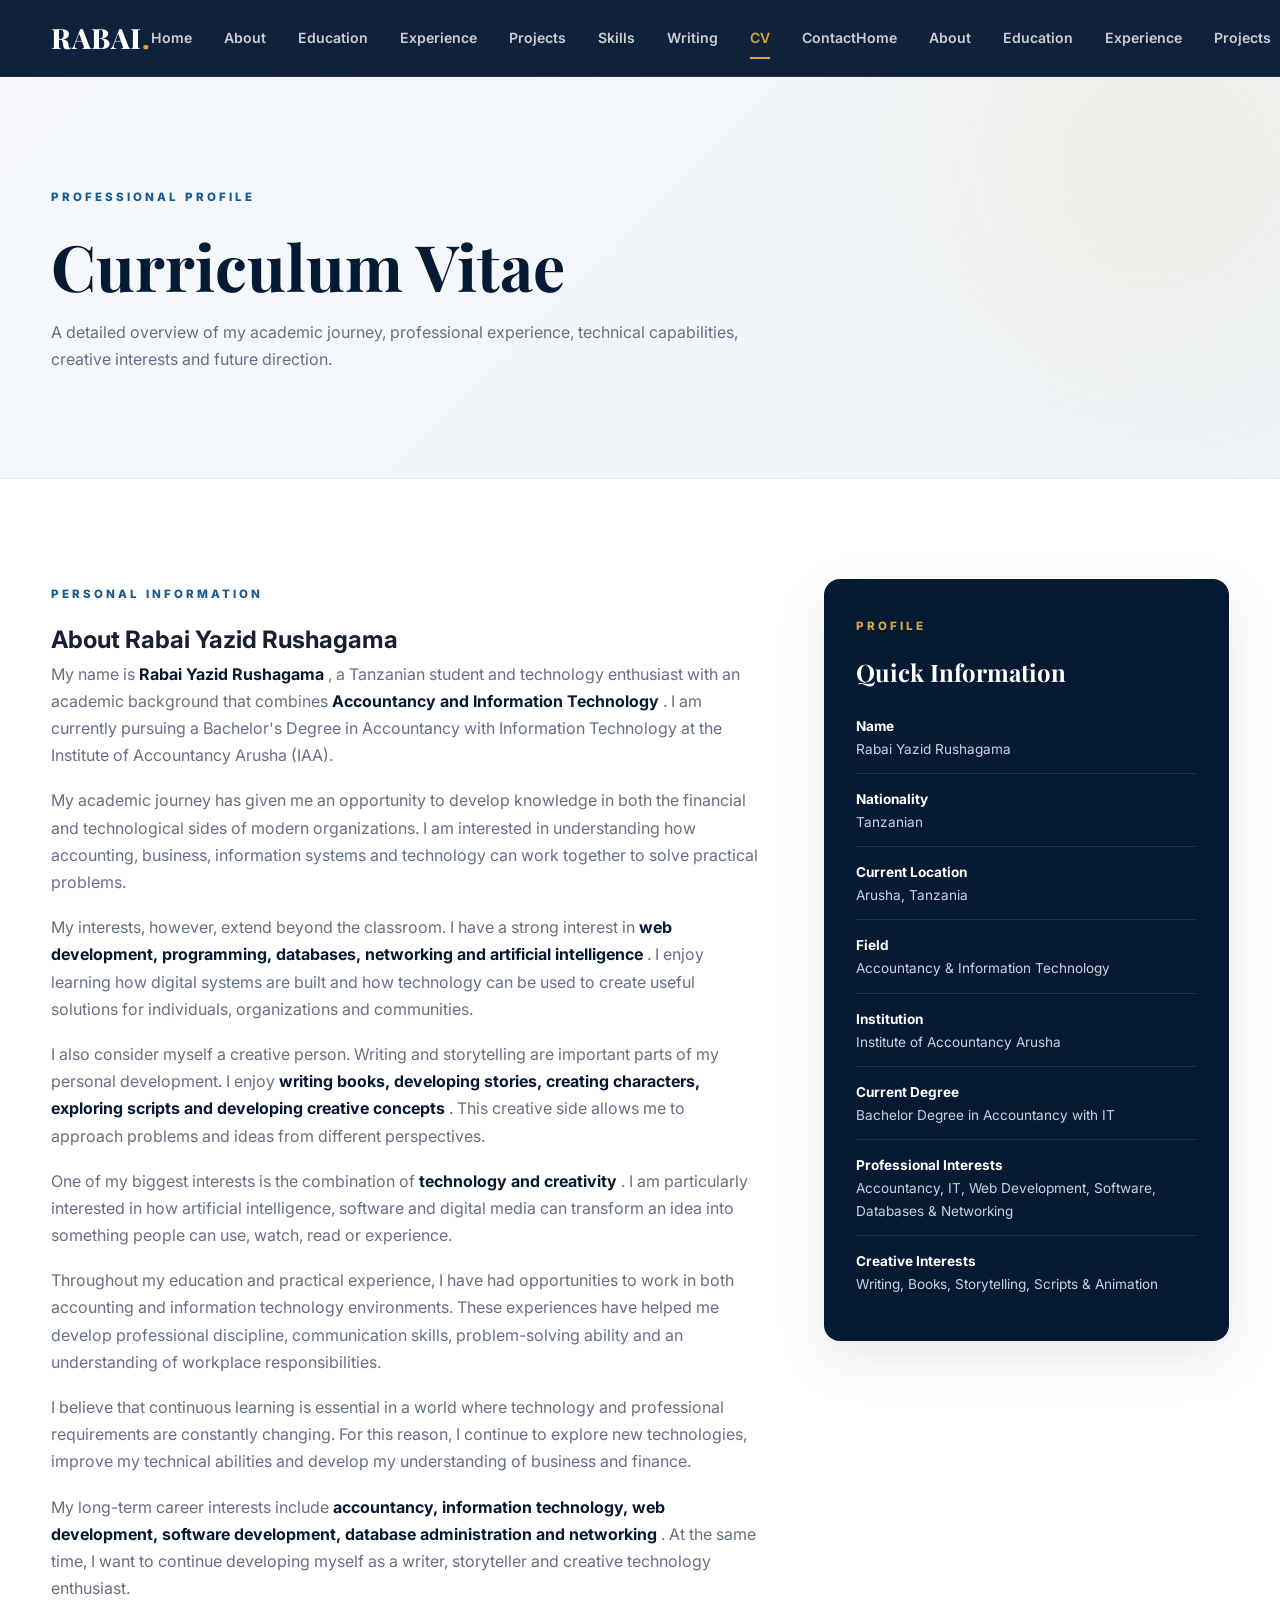
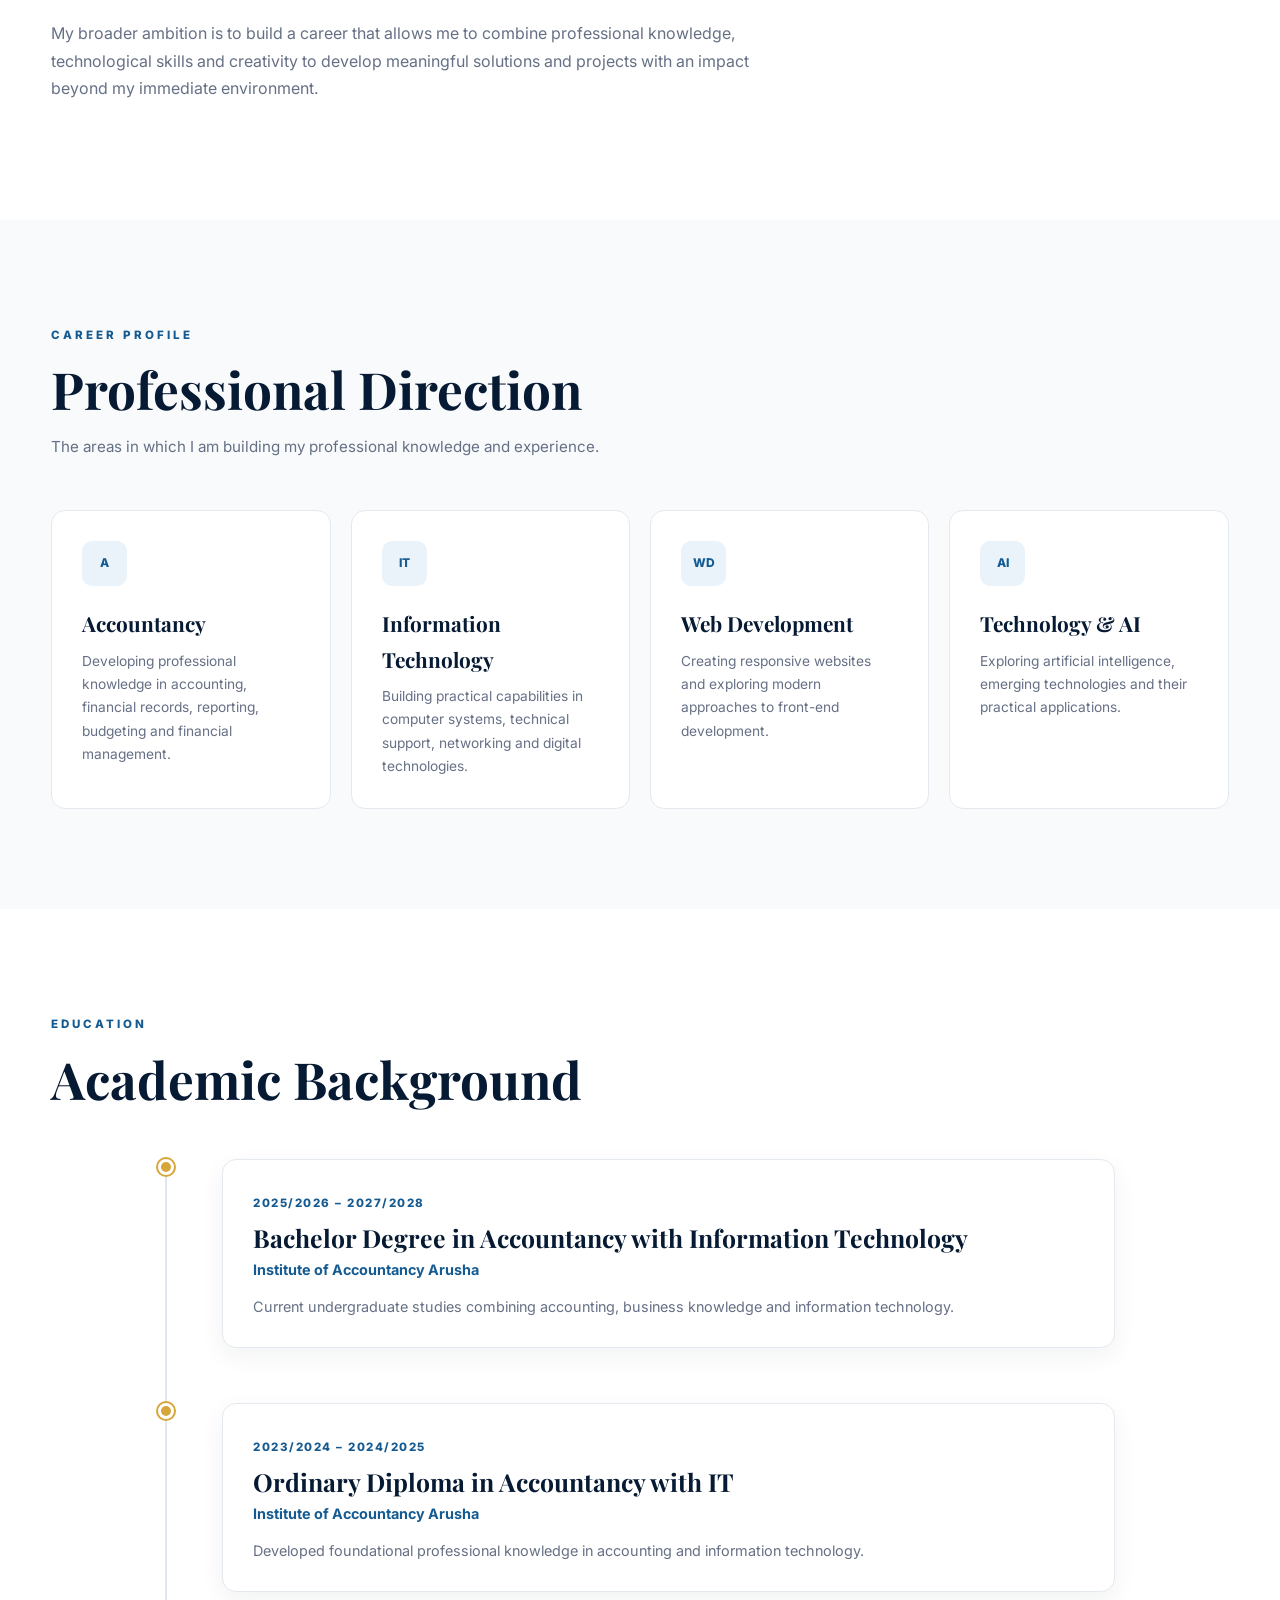
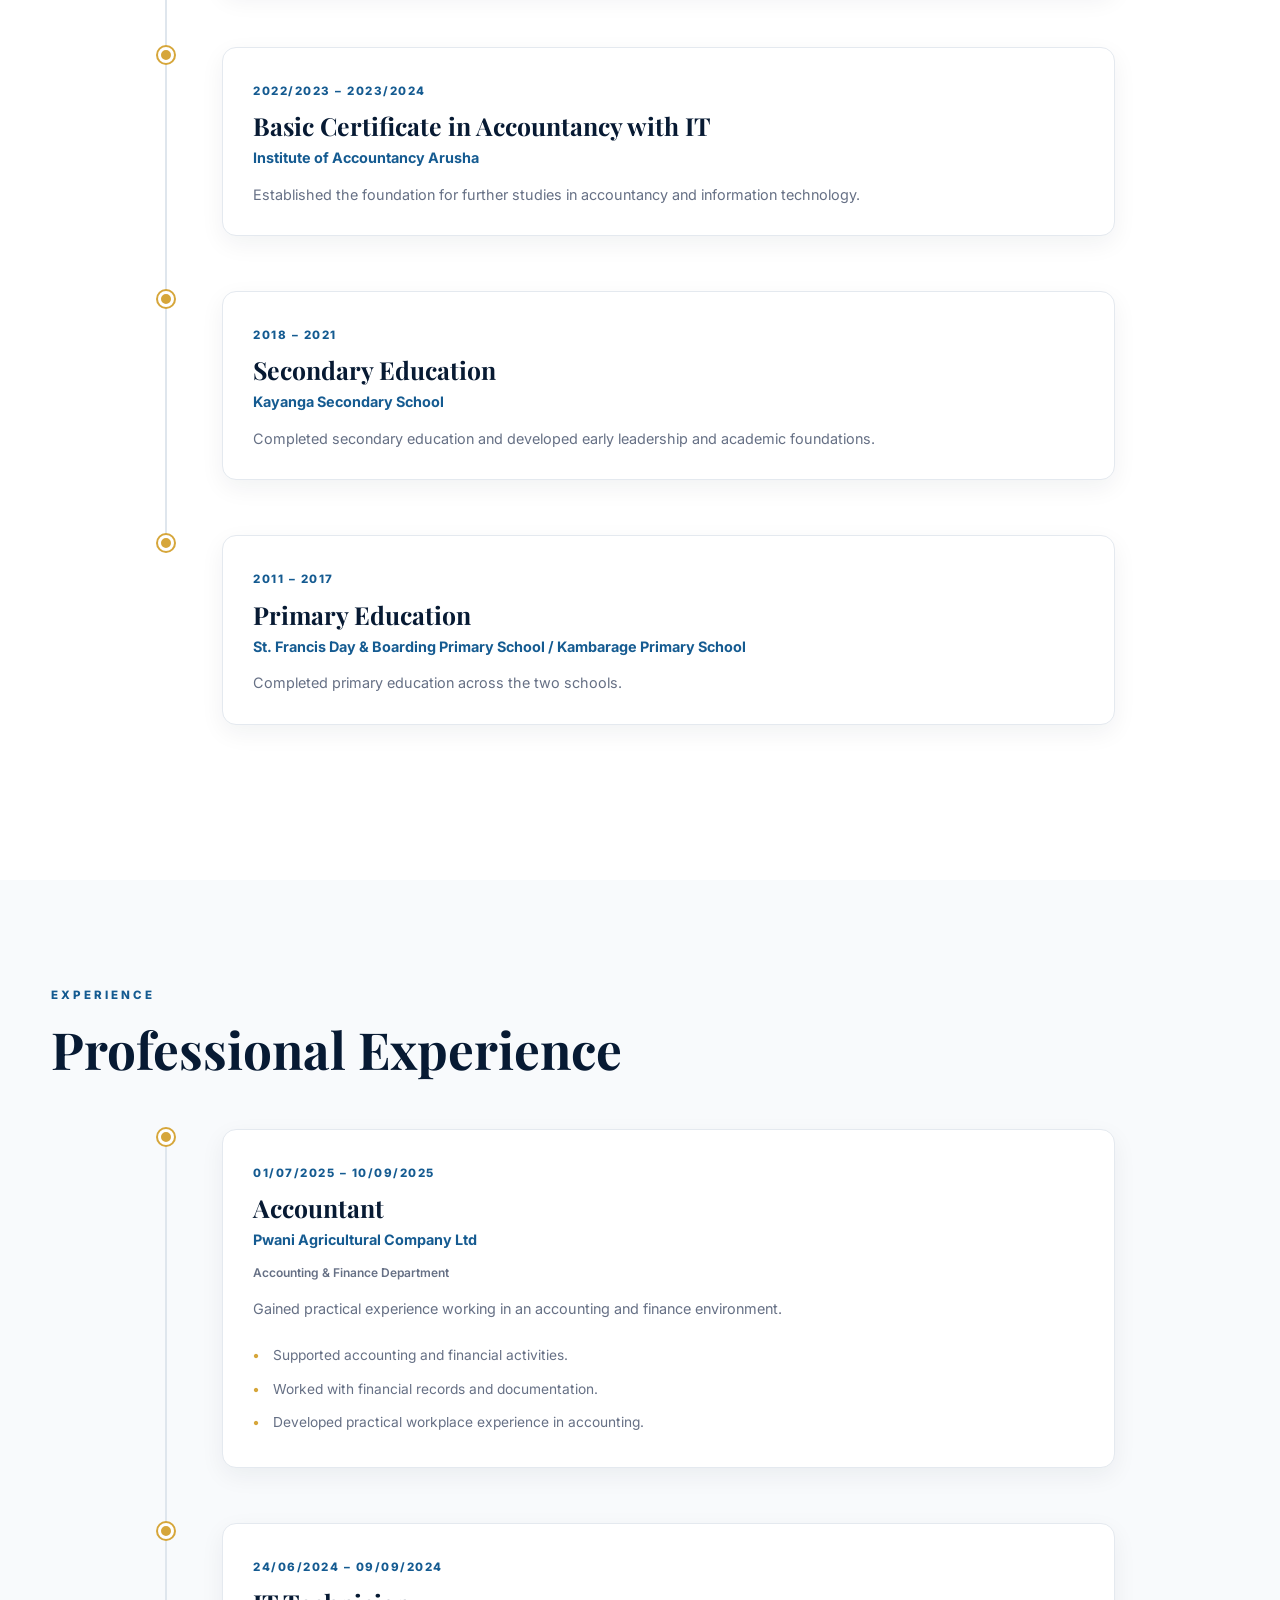
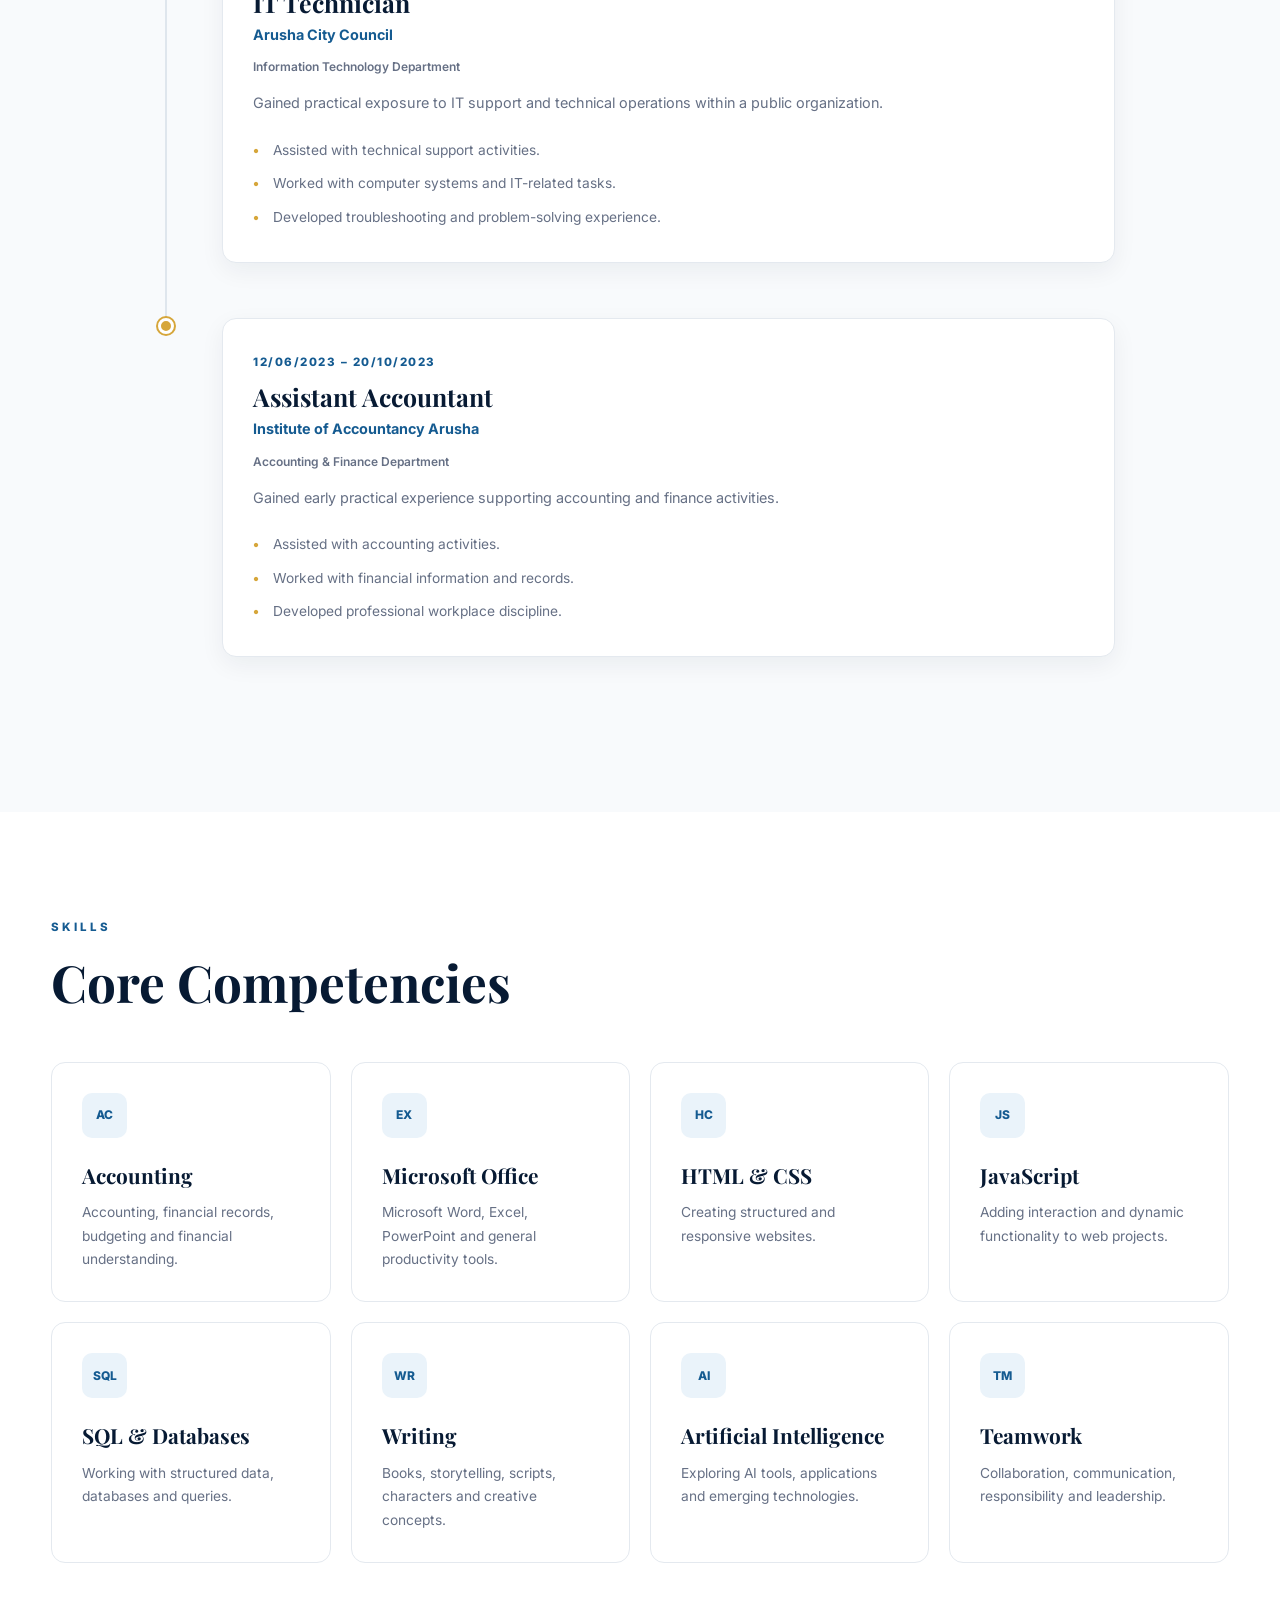
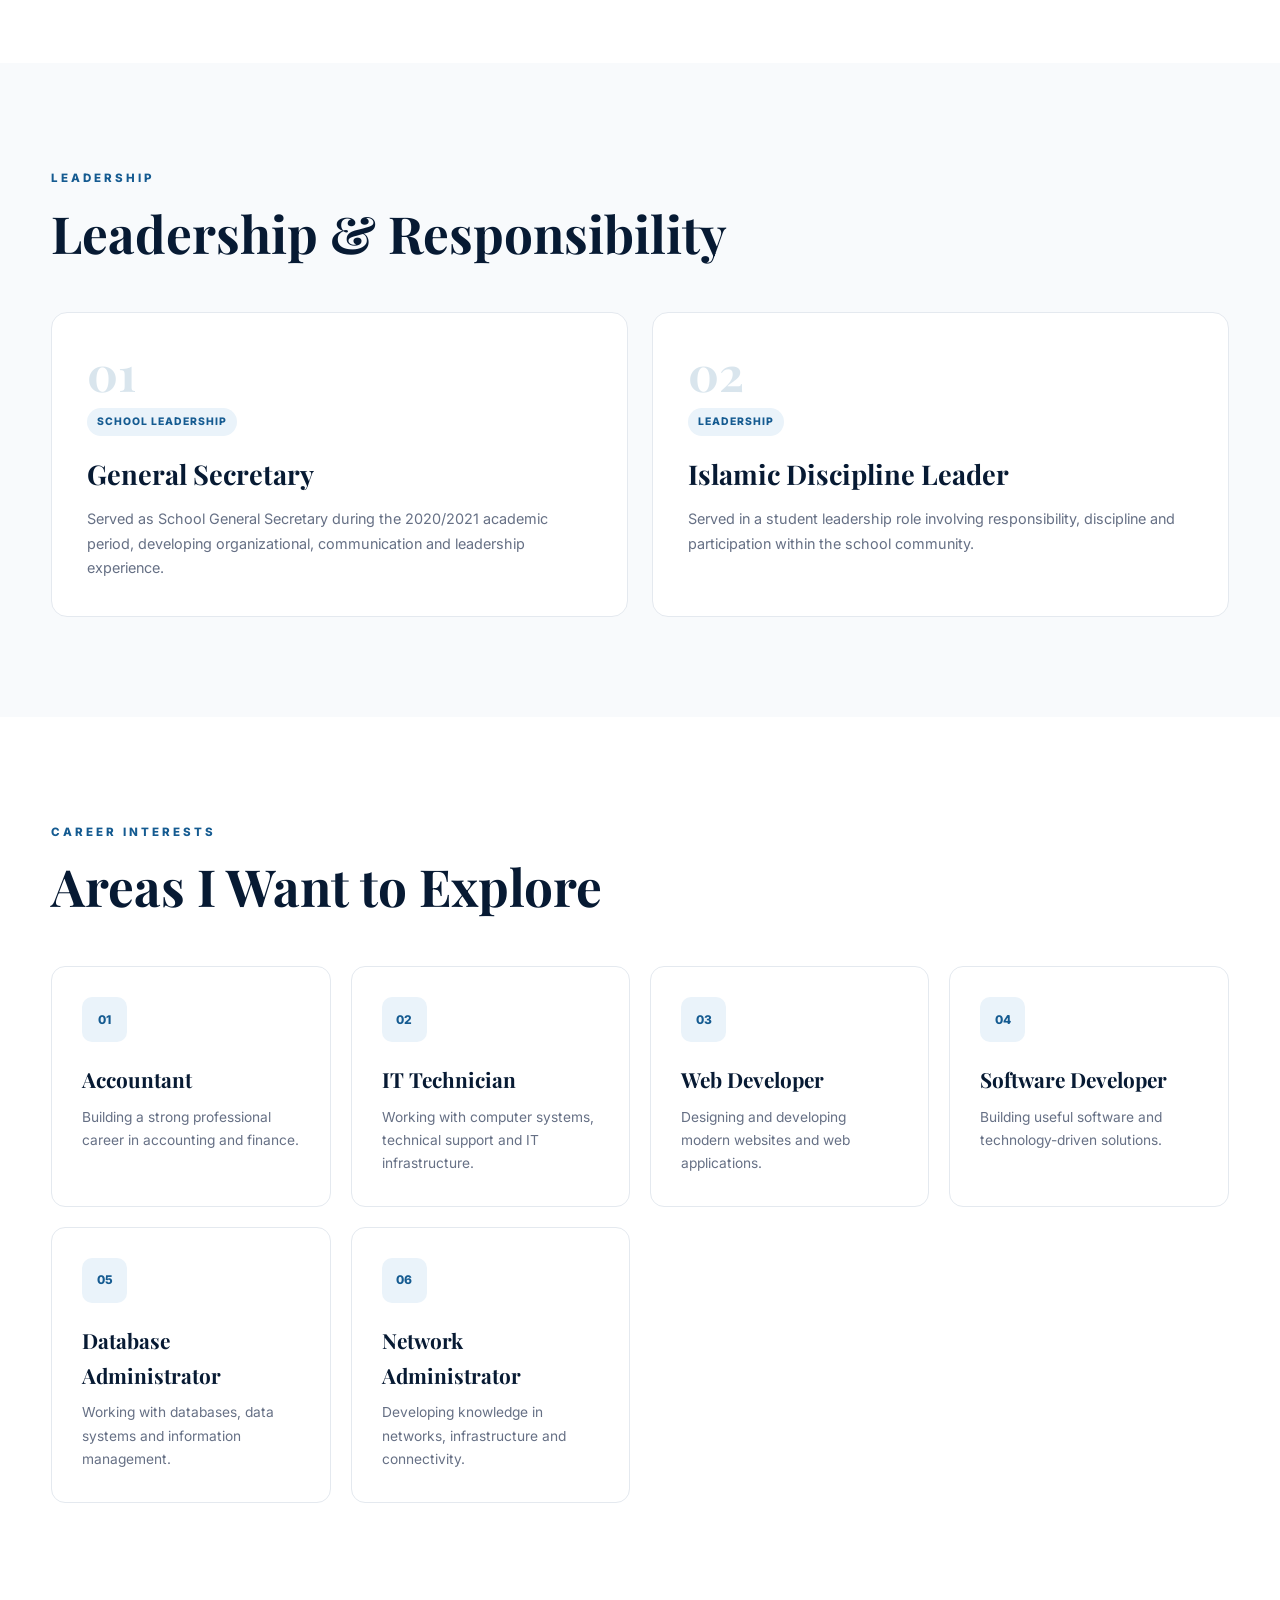
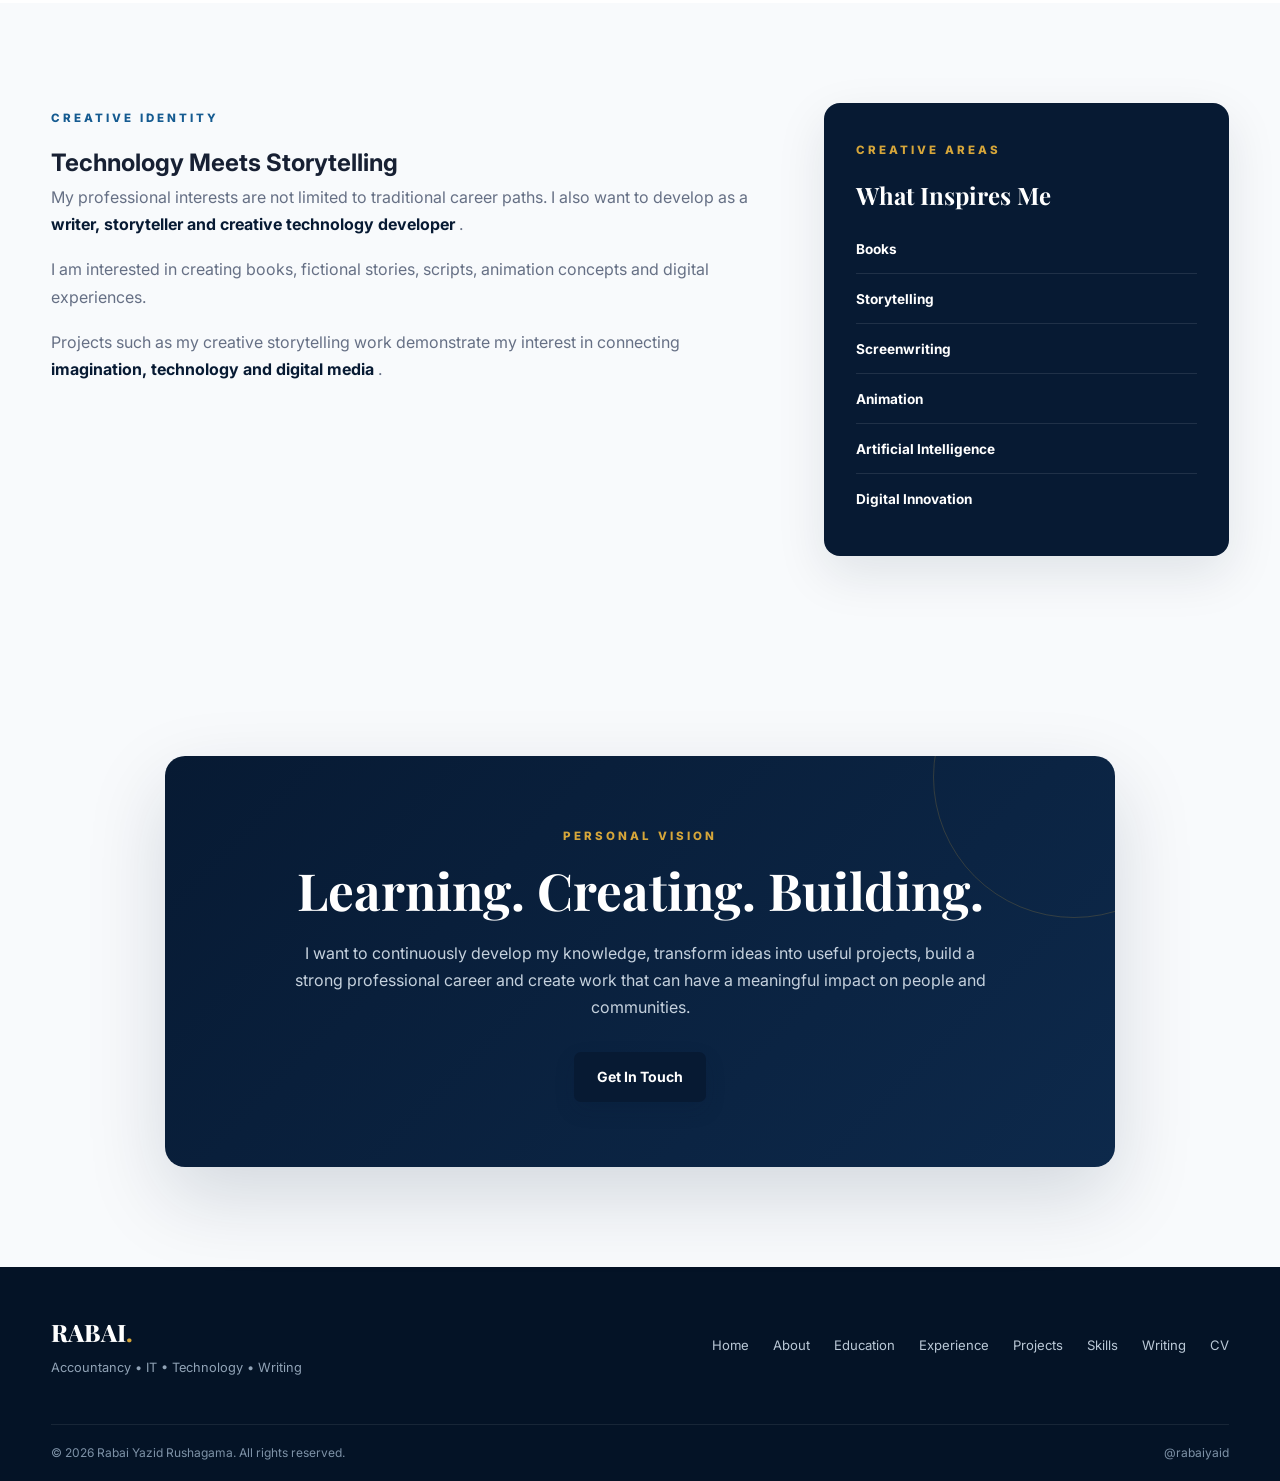
<file: cv.html>
<!DOCTYPE html>
<html lang="en">

<head>

    <meta charset="UTF-8">

    <meta
        name="viewport"
        content="width=device-width, initial-scale=1.0"
    >

    <meta
        name="description"
        content="CV and professional profile of Rabai Yazid Rushagama — Accountancy and IT student, technology enthusiast, developer and writer."
    >

    <meta
        name="author"
        content="Rabai Yazid Rushagama"
    >

    <title>CV & Resume | Rabai Yazid Rushagama</title>


    <!-- Google Fonts -->

    <link rel="preconnect" href="https://fonts.googleapis.com">

    <link
        rel="preconnect"
        href="https://fonts.gstatic.com"
        crossorigin
    >

    <link
        href="https://fonts.googleapis.com/css2?family=Inter:wght@400;500;600;700;800&family=Playfair+Display:wght@600;700;800&display=swap"
        rel="stylesheet"
    >


    <!-- Main CSS -->

    <link
        rel="stylesheet"
        href="style.css"
    >

</head>


<body>


    <!-- =====================================================
         HEADER
    ====================================================== -->

    <header class="site-header">

        <div class="container nav-container">

            <a
                href="index.html"
                class="logo"
            >
                RABAI<span>.</span>
            </a>


            <button
                class="menu-toggle"
                type="button"
                aria-label="Open navigation menu"
                aria-expanded="false"
            >
                ☰
            </button>
<nav class="nav-menu" aria-label="Main navigation">
    
    <a href="index.html">Home</a>
    
    <a href="about.html" class="active">About</a>
    
    <a href="education.html">Education</a>
    
    <a href="experience.html">Experience</a>
    
    <a href="projects.html">Projects</a>
    
    <a href="skills.html">Skills</a>
    
    <a href="writing.html">Writing</a>
    
    <a href="cv.html">CV</a>
    
    <a href="contact.html">Contact</a>
    
</nav>

            <nav class="nav-menu">

                <a href="index.html">
                    Home
                </a>

                <a href="about.html">
                    About
                </a>

                <a href="education.html">
                    Education
                </a>

                <a href="experience.html">
                    Experience
                </a>

                <a href="projects.html">
                    Projects
                </a>

                <a href="skills.html">
                    Skills
                </a>

                <a href="writing.html">
                    Writing
                </a>

                <a
                    href="cv.html"
                    class="active"
                >
                    CV
                </a>

            </nav>

        </div>

    </header>



    <!-- =====================================================
         MAIN CONTENT
    ====================================================== -->

    <main>


        <!-- =================================================
             PAGE HERO
        ================================================== -->

        <section class="page-hero">

            <div class="container">

                <span class="section-label">
                    PROFESSIONAL PROFILE
                </span>

                <h1>
                    Curriculum Vitae
                </h1>

                <p>
                    A detailed overview of my academic journey,
                    professional experience, technical
                    capabilities, creative interests and
                    future direction.
                </p>

            </div>

        </section>



        <!-- =================================================
             PERSONAL INFORMATION
        ================================================== -->

        <section class="inner-section">

            <div class="container">

                <div class="content-grid">


                    <!-- LONG PERSONAL PROFILE -->

                    <div>

                        <span class="section-label">
                            PERSONAL INFORMATION
                        </span>

                        <h2>
                            About Rabai Yazid Rushagama
                        </h2>


                        <p>
                            My name is
                            <strong>
                                Rabai Yazid Rushagama
                            </strong>,
                            a Tanzanian student and
                            technology enthusiast with an
                            academic background that combines
                            <strong>
                                Accountancy and Information
                                Technology
                            </strong>.
                            I am currently pursuing a
                            Bachelor's Degree in Accountancy
                            with Information Technology at the
                            Institute of Accountancy Arusha
                            (IAA).
                        </p>


                        <p>
                            My academic journey has given me
                            an opportunity to develop knowledge
                            in both the financial and
                            technological sides of modern
                            organizations. I am interested in
                            understanding how accounting,
                            business, information systems and
                            technology can work together to
                            solve practical problems.
                        </p>


                        <p>
                            My interests, however, extend
                            beyond the classroom. I have a
                            strong interest in
                            <strong>
                                web development, programming,
                                databases, networking and
                                artificial intelligence
                            </strong>.
                            I enjoy learning how digital
                            systems are built and how
                            technology can be used to create
                            useful solutions for individuals,
                            organizations and communities.
                        </p>


                        <p>
                            I also consider myself a creative
                            person. Writing and storytelling
                            are important parts of my personal
                            development. I enjoy
                            <strong>
                                writing books, developing
                                stories, creating characters,
                                exploring scripts and
                                developing creative concepts
                            </strong>.
                            This creative side allows me to
                            approach problems and ideas from
                            different perspectives.
                        </p>


                        <p>
                            One of my biggest interests is the
                            combination of
                            <strong>
                                technology and creativity
                            </strong>.
                            I am particularly interested in
                            how artificial intelligence,
                            software and digital media can
                            transform an idea into something
                            people can use, watch, read or
                            experience.
                        </p>


                        <p>
                            Throughout my education and
                            practical experience, I have had
                            opportunities to work in both
                            accounting and information
                            technology environments. These
                            experiences have helped me develop
                            professional discipline,
                            communication skills,
                            problem-solving ability and an
                            understanding of workplace
                            responsibilities.
                        </p>


                        <p>
                            I believe that continuous learning
                            is essential in a world where
                            technology and professional
                            requirements are constantly
                            changing. For this reason, I
                            continue to explore new
                            technologies, improve my technical
                            abilities and develop my
                            understanding of business and
                            finance.
                        </p>


                        <p>
                            My long-term career interests
                            include
                            <strong>
                                accountancy, information
                                technology, web development,
                                software development, database
                                administration and networking
                            </strong>.
                            At the same time, I want to continue
                            developing myself as a writer,
                            storyteller and creative
                            technology enthusiast.
                        </p>


                        <p>
                            My broader ambition is to build a
                            career that allows me to combine
                            professional knowledge,
                            technological skills and
                            creativity to develop meaningful
                            solutions and projects with an
                            impact beyond my immediate
                            environment.
                        </p>

                    </div>



                    <!-- QUICK INFORMATION -->

                    <aside class="info-card">

                        <span class="section-label">
                            PROFILE
                        </span>

                        <h3>
                            Quick Information
                        </h3>


                        <ul>

                            <li>
                                <strong>
                                    Name
                                </strong><br>
                                Rabai Yazid Rushagama
                            </li>


                            <li>
                                <strong>
                                    Nationality
                                </strong><br>
                                Tanzanian
                            </li>


                            <li>
                                <strong>
                                    Current Location
                                </strong><br>
                                Arusha, Tanzania
                            </li>


                            <li>
                                <strong>
                                    Field
                                </strong><br>
                                Accountancy &amp;
                                Information Technology
                            </li>


                            <li>
                                <strong>
                                    Institution
                                </strong><br>
                                Institute of Accountancy
                                Arusha
                            </li>


                            <li>
                                <strong>
                                    Current Degree
                                </strong><br>
                                Bachelor Degree in
                                Accountancy with IT
                            </li>


                            <li>
                                <strong>
                                    Professional Interests
                                </strong><br>
                                Accountancy, IT, Web
                                Development, Software,
                                Databases &amp; Networking
                            </li>


                            <li>
                                <strong>
                                    Creative Interests
                                </strong><br>
                                Writing, Books, Storytelling,
                                Scripts &amp; Animation
                            </li>


                        </ul>

                    </aside>

                </div>

            </div>

        </section>



        <!-- =================================================
             CAREER PROFILE
        ================================================== -->

        <section class="light-section">

            <div class="container">

                <div class="section-heading">

                    <span class="section-label">
                        CAREER PROFILE
                    </span>

                    <h2>
                        Professional Direction
                    </h2>

                    <p>
                        The areas in which I am building my
                        professional knowledge and experience.
                    </p>

                </div>


                <div class="experience-grid">


                    <article class="experience-card">

                        <div class="card-icon">
                            A
                        </div>

                        <h3>
                            Accountancy
                        </h3>

                        <p>
                            Developing professional knowledge
                            in accounting, financial records,
                            reporting, budgeting and financial
                            management.
                        </p>

                    </article>


                    <article class="experience-card">

                        <div class="card-icon">
                            IT
                        </div>

                        <h3>
                            Information Technology
                        </h3>

                        <p>
                            Building practical capabilities in
                            computer systems, technical
                            support, networking and digital
                            technologies.
                        </p>

                    </article>


                    <article class="experience-card">

                        <div class="card-icon">
                            WD
                        </div>

                        <h3>
                            Web Development
                        </h3>

                        <p>
                            Creating responsive websites and
                            exploring modern approaches to
                            front-end development.
                        </p>

                    </article>


                    <article class="experience-card">

                        <div class="card-icon">
                            AI
                        </div>

                        <h3>
                            Technology &amp; AI
                        </h3>

                        <p>
                            Exploring artificial intelligence,
                            emerging technologies and their
                            practical applications.
                        </p>

                    </article>

                </div>

            </div>

        </section>



        <!-- =================================================
             EDUCATION
        ================================================== -->

        <section class="inner-section">

            <div class="container">

                <div class="section-heading">

                    <span class="section-label">
                        EDUCATION
                    </span>

                    <h2>
                        Academic Background
                    </h2>

                </div>


                <div class="timeline">


                    <!-- Bachelor -->

                    <div class="timeline-item">

                        <div class="timeline-dot"></div>

                        <div class="timeline-content">

                            <span class="timeline-date">
                                2025/2026 – 2027/2028
                            </span>

                            <h3>
                                Bachelor Degree in
                                Accountancy with
                                Information Technology
                            </h3>

                            <h4>
                                Institute of Accountancy
                                Arusha
                            </h4>

                            <p>
                                Current undergraduate studies
                                combining accounting,
                                business knowledge and
                                information technology.
                            </p>

                        </div>

                    </div>


                    <!-- Diploma -->

                    <div class="timeline-item">

                        <div class="timeline-dot"></div>

                        <div class="timeline-content">

                            <span class="timeline-date">
                                2023/2024 – 2024/2025
                            </span>

                            <h3>
                                Ordinary Diploma in
                                Accountancy with IT
                            </h3>

                            <h4>
                                Institute of Accountancy
                                Arusha
                            </h4>

                            <p>
                                Developed foundational
                                professional knowledge in
                                accounting and information
                                technology.
                            </p>

                        </div>

                    </div>


                    <!-- Certificate -->

                    <div class="timeline-item">

                        <div class="timeline-dot"></div>

                        <div class="timeline-content">

                            <span class="timeline-date">
                                2022/2023 – 2023/2024
                            </span>

                            <h3>
                                Basic Certificate in
                                Accountancy with IT
                            </h3>

                            <h4>
                                Institute of Accountancy
                                Arusha
                            </h4>

                            <p>
                                Established the foundation
                                for further studies in
                                accountancy and information
                                technology.
                            </p>

                        </div>

                    </div>


                    <!-- Secondary -->

                    <div class="timeline-item">

                        <div class="timeline-dot"></div>

                        <div class="timeline-content">

                            <span class="timeline-date">
                                2018 – 2021
                            </span>

                            <h3>
                                Secondary Education
                            </h3>

                            <h4>
                                Kayanga Secondary School
                            </h4>

                            <p>
                                Completed secondary education
                                and developed early leadership
                                and academic foundations.
                            </p>

                        </div>

                    </div>


                    <!-- Primary -->

                    <div class="timeline-item">

                        <div class="timeline-dot"></div>

                        <div class="timeline-content">

                            <span class="timeline-date">
                                2011 – 2017
                            </span>

                            <h3>
                                Primary Education
                            </h3>

                            <h4>
                                St. Francis Day &amp; Boarding
                                Primary School / Kambarage
                                Primary School
                            </h4>

                            <p>
                                Completed primary education
                                across the two schools.
                            </p>

                        </div>

                    </div>

                </div>

            </div>

        </section>



        <!-- =================================================
             EXPERIENCE
        ================================================== -->

        <section class="light-section">

            <div class="container">

                <div class="section-heading">

                    <span class="section-label">
                        EXPERIENCE
                    </span>

                    <h2>
                        Professional Experience
                    </h2>

                </div>


                <div class="timeline">


                    <!-- Pwani -->

                    <div class="timeline-item">

                        <div class="timeline-dot"></div>

                        <div class="timeline-content">

                            <span class="timeline-date">
                                01/07/2025 – 10/09/2025
                            </span>

                            <h3>
                                Accountant
                            </h3>

                            <h4>
                                Pwani Agricultural Company Ltd
                            </h4>

                            <span class="experience-department">
                                Accounting &amp; Finance
                                Department
                            </span>

                            <p>
                                Gained practical experience
                                working in an accounting and
                                finance environment.
                            </p>

                            <ul>

                                <li>
                                    Supported accounting and
                                    financial activities.
                                </li>

                                <li>
                                    Worked with financial
                                    records and documentation.
                                </li>

                                <li>
                                    Developed practical
                                    workplace experience in
                                    accounting.
                                </li>

                            </ul>

                        </div>

                    </div>


                    <!-- Arusha City Council -->

                    <div class="timeline-item">

                        <div class="timeline-dot"></div>

                        <div class="timeline-content">

                            <span class="timeline-date">
                                24/06/2024 – 09/09/2024
                            </span>

                            <h3>
                                IT Technician
                            </h3>

                            <h4>
                                Arusha City Council
                            </h4>

                            <span class="experience-department">
                                Information Technology
                                Department
                            </span>

                            <p>
                                Gained practical exposure to
                                IT support and technical
                                operations within a public
                                organization.
                            </p>

                            <ul>

                                <li>
                                    Assisted with technical
                                    support activities.
                                </li>

                                <li>
                                    Worked with computer
                                    systems and IT-related
                                    tasks.
                                </li>

                                <li>
                                    Developed troubleshooting
                                    and problem-solving
                                    experience.
                                </li>

                            </ul>

                        </div>

                    </div>


                    <!-- IAA -->

                    <div class="timeline-item">

                        <div class="timeline-dot"></div>

                        <div class="timeline-content">

                            <span class="timeline-date">
                                12/06/2023 – 20/10/2023
                            </span>

                            <h3>
                                Assistant Accountant
                            </h3>

                            <h4>
                                Institute of Accountancy
                                Arusha
                            </h4>

                            <span class="experience-department">
                                Accounting &amp; Finance
                                Department
                            </span>

                            <p>
                                Gained early practical
                                experience supporting
                                accounting and finance
                                activities.
                            </p>

                            <ul>

                                <li>
                                    Assisted with accounting
                                    activities.
                                </li>

                                <li>
                                    Worked with financial
                                    information and records.
                                </li>

                                <li>
                                    Developed professional
                                    workplace discipline.
                                </li>

                            </ul>

                        </div>

                    </div>

                </div>

            </div>

        </section>



        <!-- =================================================
             SKILLS
        ================================================== -->

        <section class="inner-section">

            <div class="container">

                <div class="section-heading">

                    <span class="section-label">
                        SKILLS
                    </span>

                    <h2>
                        Core Competencies
                    </h2>

                </div>


                <div class="experience-grid">


                    <article class="experience-card">

                        <div class="card-icon">
                            AC
                        </div>

                        <h3>
                            Accounting
                        </h3>

                        <p>
                            Accounting, financial records,
                            budgeting and financial
                            understanding.
                        </p>

                    </article>


                    <article class="experience-card">

                        <div class="card-icon">
                            EX
                        </div>

                        <h3>
                            Microsoft Office
                        </h3>

                        <p>
                            Microsoft Word, Excel,
                            PowerPoint and general
                            productivity tools.
                        </p>

                    </article>


                    <article class="experience-card">

                        <div class="card-icon">
                            HC
                        </div>

                        <h3>
                            HTML &amp; CSS
                        </h3>

                        <p>
                            Creating structured and
                            responsive websites.
                        </p>

                    </article>


                    <article class="experience-card">

                        <div class="card-icon">
                            JS
                        </div>

                        <h3>
                            JavaScript
                        </h3>

                        <p>
                            Adding interaction and dynamic
                            functionality to web projects.
                        </p>

                    </article>


                    <article class="experience-card">

                        <div class="card-icon">
                            SQL
                        </div>

                        <h3>
                            SQL &amp; Databases
                        </h3>

                        <p>
                            Working with structured data,
                            databases and queries.
                        </p>

                    </article>


                    <article class="experience-card">

                        <div class="card-icon">
                            WR
                        </div>

                        <h3>
                            Writing
                        </h3>

                        <p>
                            Books, storytelling, scripts,
                            characters and creative
                            concepts.
                        </p>

                    </article>


                    <article class="experience-card">

                        <div class="card-icon">
                            AI
                        </div>

                        <h3>
                            Artificial Intelligence
                        </h3>

                        <p>
                            Exploring AI tools, applications
                            and emerging technologies.
                        </p>

                    </article>


                    <article class="experience-card">

                        <div class="card-icon">
                            TM
                        </div>

                        <h3>
                            Teamwork
                        </h3>

                        <p>
                            Collaboration, communication,
                            responsibility and leadership.
                        </p>

                    </article>

                </div>

            </div>

        </section>



        <!-- =================================================
             LEADERSHIP
        ================================================== -->

        <section class="light-section">

            <div class="container">

                <div class="section-heading">

                    <span class="section-label">
                        LEADERSHIP
                    </span>

                    <h2>
                        Leadership &amp; Responsibility
                    </h2>

                </div>


                <div class="project-grid">


                    <article class="project-card">

                        <div class="project-number">
                            01
                        </div>

                        <div class="project-card-content">

                            <span class="project-status">
                                SCHOOL LEADERSHIP
                            </span>

                            <h3>
                                General Secretary
                            </h3>

                            <p>
                                Served as School General
                                Secretary during the
                                2020/2021 academic period,
                                developing organizational,
                                communication and leadership
                                experience.
                            </p>

                        </div>

                    </article>


                    <article class="project-card">

                        <div class="project-number">
                            02
                        </div>

                        <div class="project-card-content">

                            <span class="project-status">
                                LEADERSHIP
                            </span>

                            <h3>
                                Islamic Discipline Leader
                            </h3>

                            <p>
                                Served in a student leadership
                                role involving responsibility,
                                discipline and participation
                                within the school community.
                            </p>

                        </div>

                    </article>


                </div>

            </div>

        </section>



        <!-- =================================================
             CAREER INTERESTS
        ================================================== -->

        <section class="inner-section">

            <div class="container">

                <div class="section-heading">

                    <span class="section-label">
                        CAREER INTERESTS
                    </span>

                    <h2>
                        Areas I Want to Explore
                    </h2>

                </div>


                <div class="experience-grid">


                    <article class="experience-card">

                        <div class="card-icon">
                            01
                        </div>

                        <h3>
                            Accountant
                        </h3>

                        <p>
                            Building a strong professional
                            career in accounting and finance.
                        </p>

                    </article>


                    <article class="experience-card">

                        <div class="card-icon">
                            02
                        </div>

                        <h3>
                            IT Technician
                        </h3>

                        <p>
                            Working with computer systems,
                            technical support and IT
                            infrastructure.
                        </p>

                    </article>


                    <article class="experience-card">

                        <div class="card-icon">
                            03
                        </div>

                        <h3>
                            Web Developer
                        </h3>

                        <p>
                            Designing and developing modern
                            websites and web applications.
                        </p>

                    </article>


                    <article class="experience-card">

                        <div class="card-icon">
                            04
                        </div>

                        <h3>
                            Software Developer
                        </h3>

                        <p>
                            Building useful software and
                            technology-driven solutions.
                        </p>

                    </article>


                    <article class="experience-card">

                        <div class="card-icon">
                            05
                        </div>

                        <h3>
                            Database Administrator
                        </h3>

                        <p>
                            Working with databases, data
                            systems and information
                            management.
                        </p>

                    </article>


                    <article class="experience-card">

                        <div class="card-icon">
                            06
                        </div>

                        <h3>
                            Network Administrator
                        </h3>

                        <p>
                            Developing knowledge in networks,
                            infrastructure and connectivity.
                        </p>

                    </article>

                </div>

            </div>

        </section>



        <!-- =================================================
             CREATIVE IDENTITY
        ================================================== -->

        <section class="light-section">

            <div class="container">

                <div class="content-grid">

                    <div>

                        <span class="section-label">
                            CREATIVE IDENTITY
                        </span>

                        <h2>
                            Technology Meets Storytelling
                        </h2>

                        <p>
                            My professional interests are not
                            limited to traditional career
                            paths. I also want to develop as a
                            <strong>
                                writer, storyteller and creative
                                technology developer
                            </strong>.
                        </p>

                        <p>
                            I am interested in creating books,
                            fictional stories, scripts,
                            animation concepts and digital
                            experiences.
                        </p>

                        <p>
                            Projects such as my creative
                            storytelling work demonstrate my
                            interest in connecting
                            <strong>
                                imagination, technology and
                                digital media
                            </strong>.
                        </p>

                    </div>


                    <aside class="info-card">

                        <span class="section-label">
                            CREATIVE AREAS
                        </span>

                        <h3>
                            What Inspires Me
                        </h3>

                        <ul>

                            <li>
                                <strong>
                                    Books
                                </strong>
                            </li>

                            <li>
                                <strong>
                                    Storytelling
                                </strong>
                            </li>

                            <li>
                                <strong>
                                    Screenwriting
                                </strong>
                            </li>

                            <li>
                                <strong>
                                    Animation
                                </strong>
                            </li>

                            <li>
                                <strong>
                                    Artificial Intelligence
                                </strong>
                            </li>

                            <li>
                                <strong>
                                    Digital Innovation
                                </strong>
                            </li>

                        </ul>

                    </aside>

                </div>

            </div>

        </section>



        <!-- =================================================
             PERSONAL VISION
        ================================================== -->

        <section class="vision-section">

            <div class="container">

                <div class="vision-box">

                    <span class="section-label">
                        PERSONAL VISION
                    </span>

                    <h2>
                        Learning. Creating. Building.
                    </h2>

                    <p>
                        I want to continuously develop my
                        knowledge, transform ideas into useful
                        projects, build a strong professional
                        career and create work that can have a
                        meaningful impact on people and
                        communities.
                    </p>

                    <a
                        href="contact.html"
                        class="btn btn-primary"
                    >
                        Get In Touch
                    </a>

                </div>

            </div>

        </section>


    </main>



    <!-- =====================================================
         FOOTER
    ====================================================== -->

    <footer class="site-footer">

        <div class="container footer-container">

            <div>

                <div class="footer-logo">
                    RABAI<span>.</span>
                </div>

                <p>
                    Accountancy • IT • Technology • Writing
                </p>

            </div>


            <div class="footer-links">

                <a href="index.html">
                    Home
                </a>

                <a href="about.html">
                    About
                </a>

                <a href="education.html">
                    Education
                </a>

                <a href="experience.html">
                    Experience
                </a>

                <a href="projects.html">
                    Projects
                </a>

                <a href="skills.html">
                    Skills
                </a>

                <a href="writing.html">
                    Writing
                </a>

                <a href="cv.html">
                    CV
                </a>

            </div>

        </div>


        <div class="container footer-bottom">

            <p>
                © <span id="year"></span>
                Rabai Yazid Rushagama.
                All rights reserved.
            </p>

            <p>
                @rabaiyaid
            </p>

        </div>

    </footer>



    <!-- JavaScript -->

    <script src="script.js"></script>

</body>

</html>
</file>
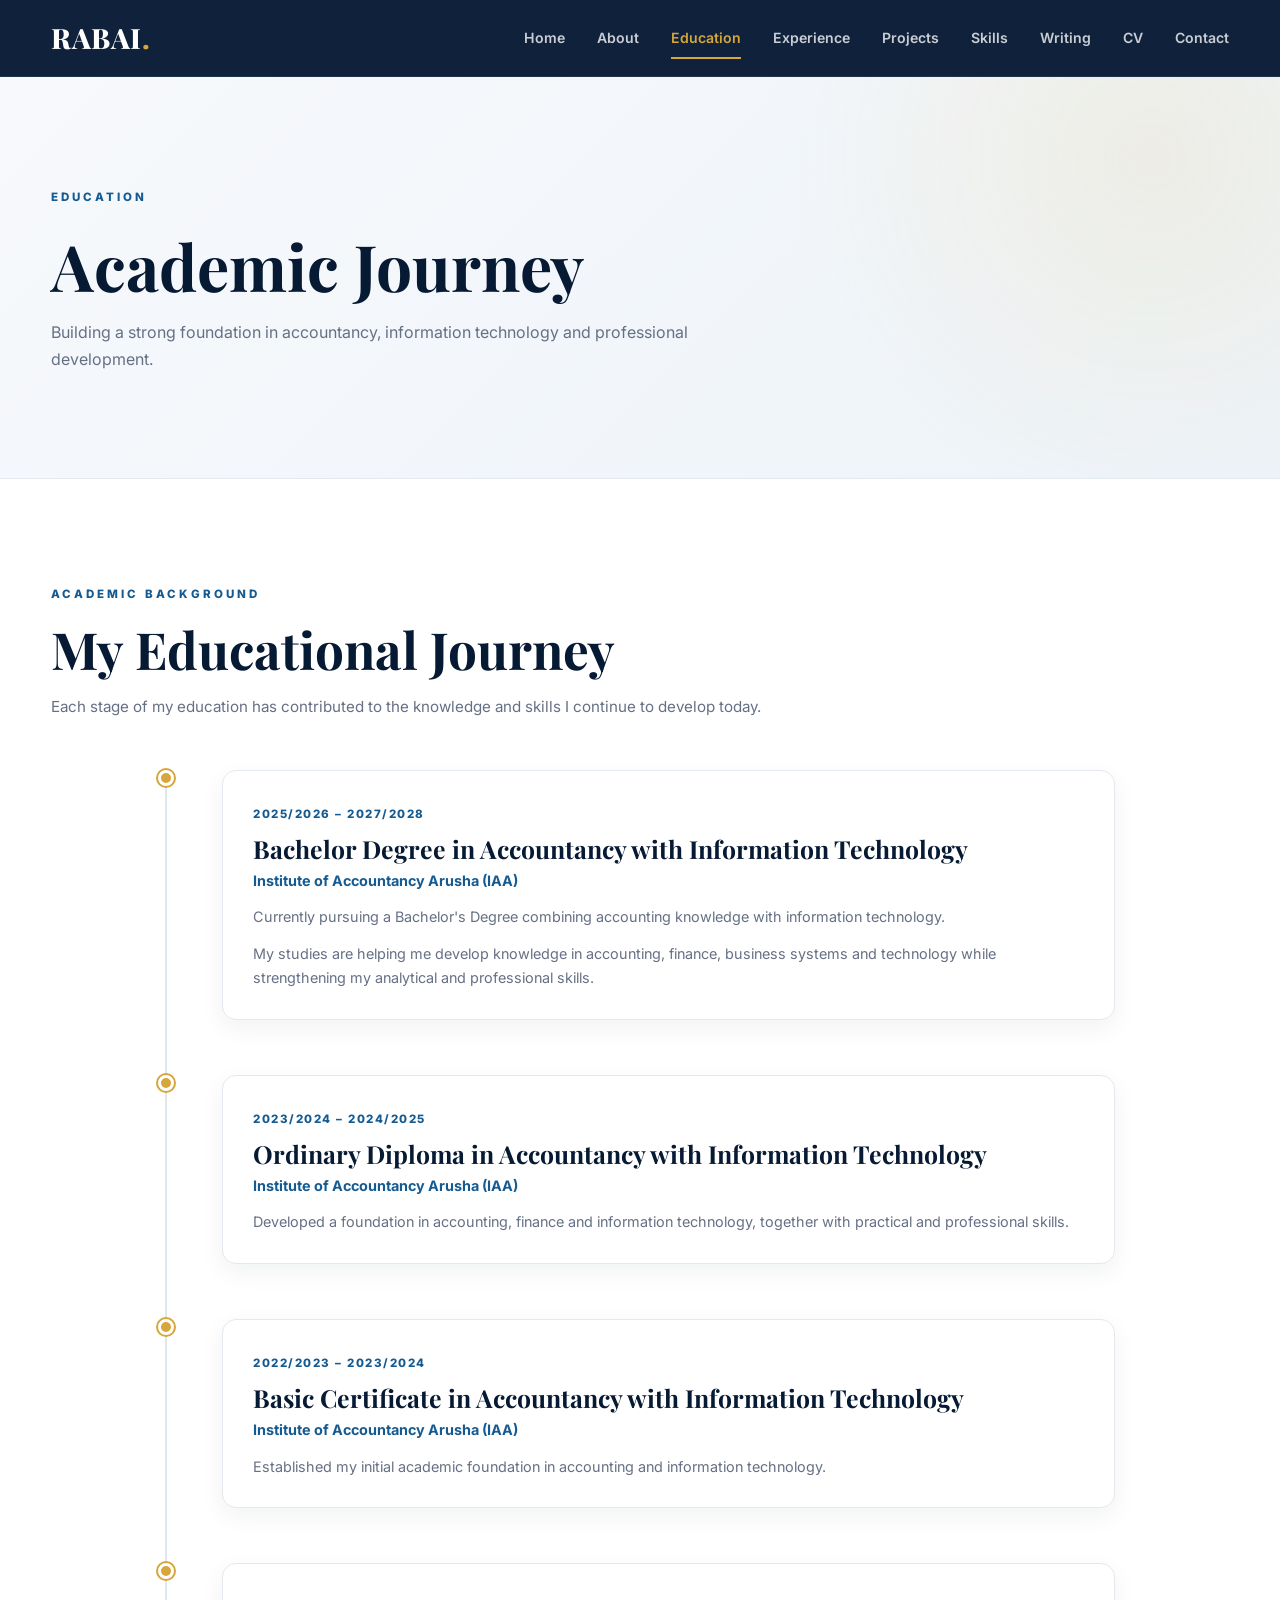
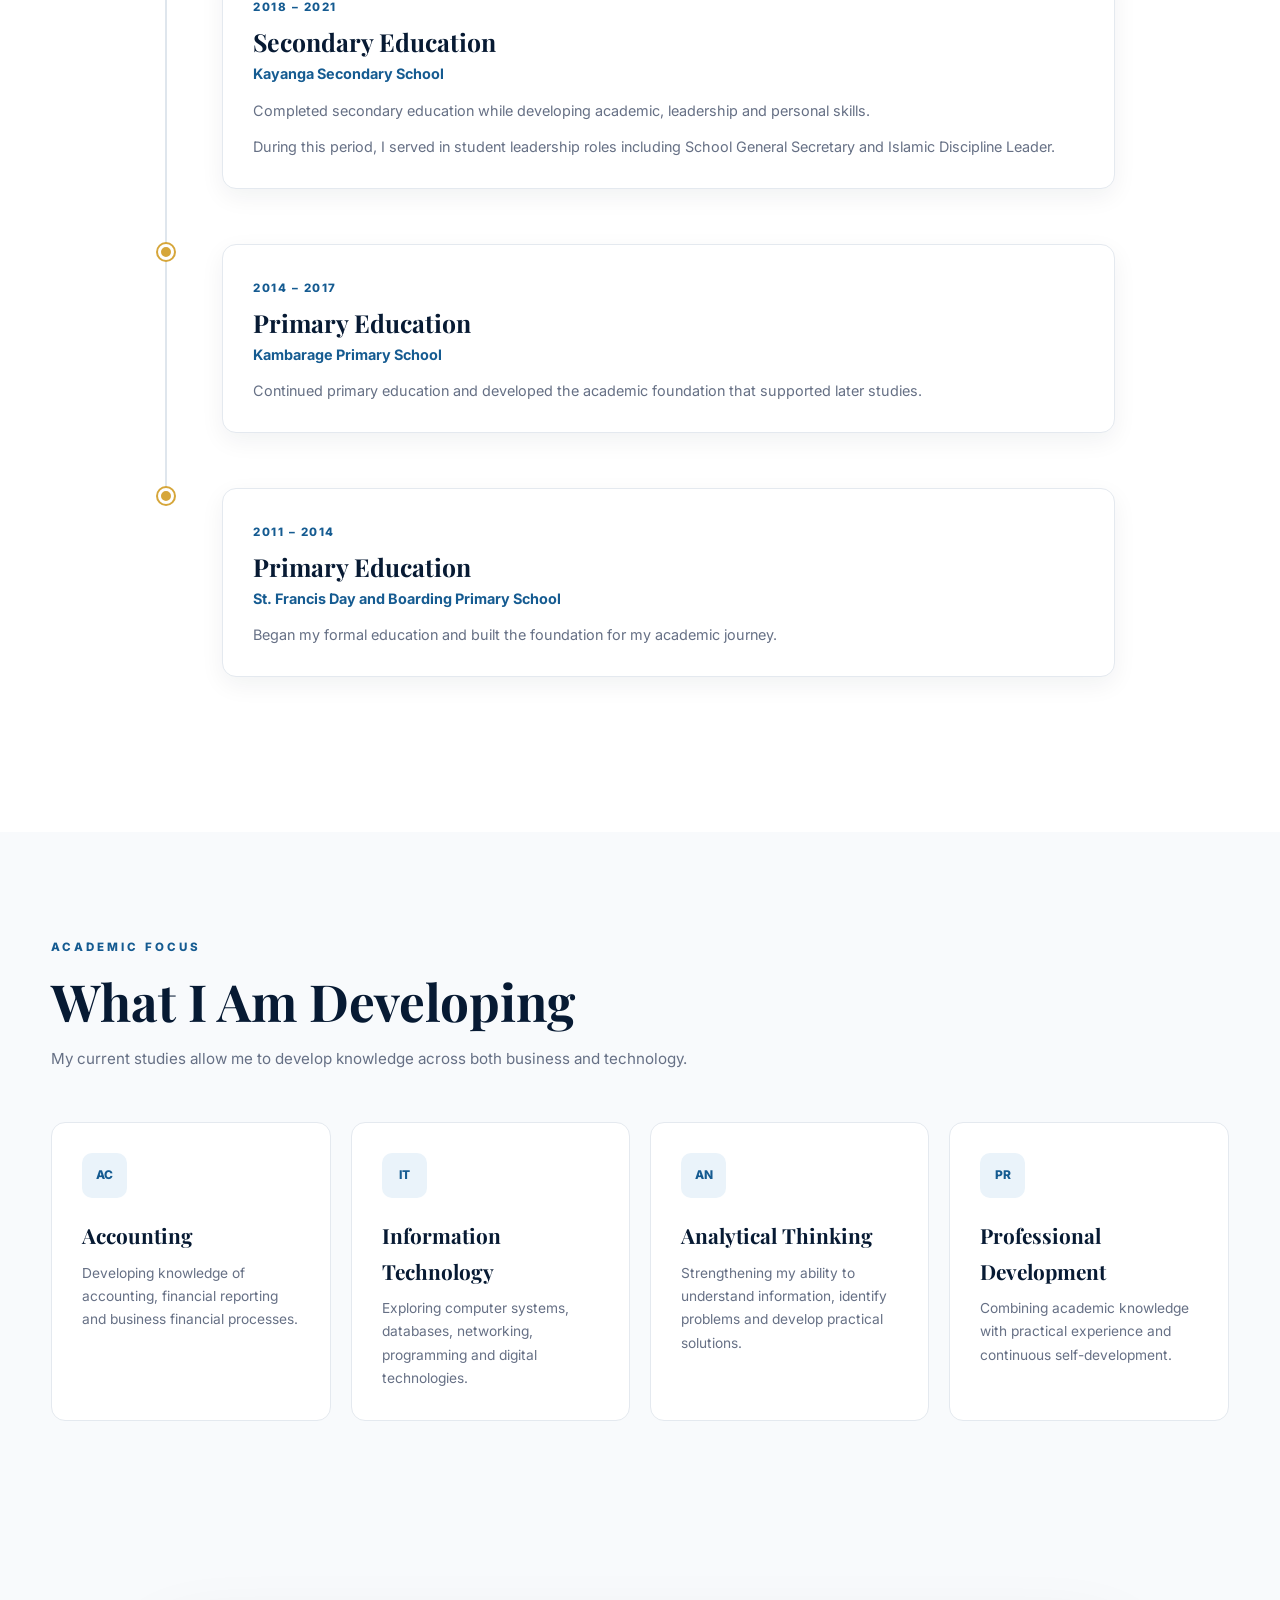
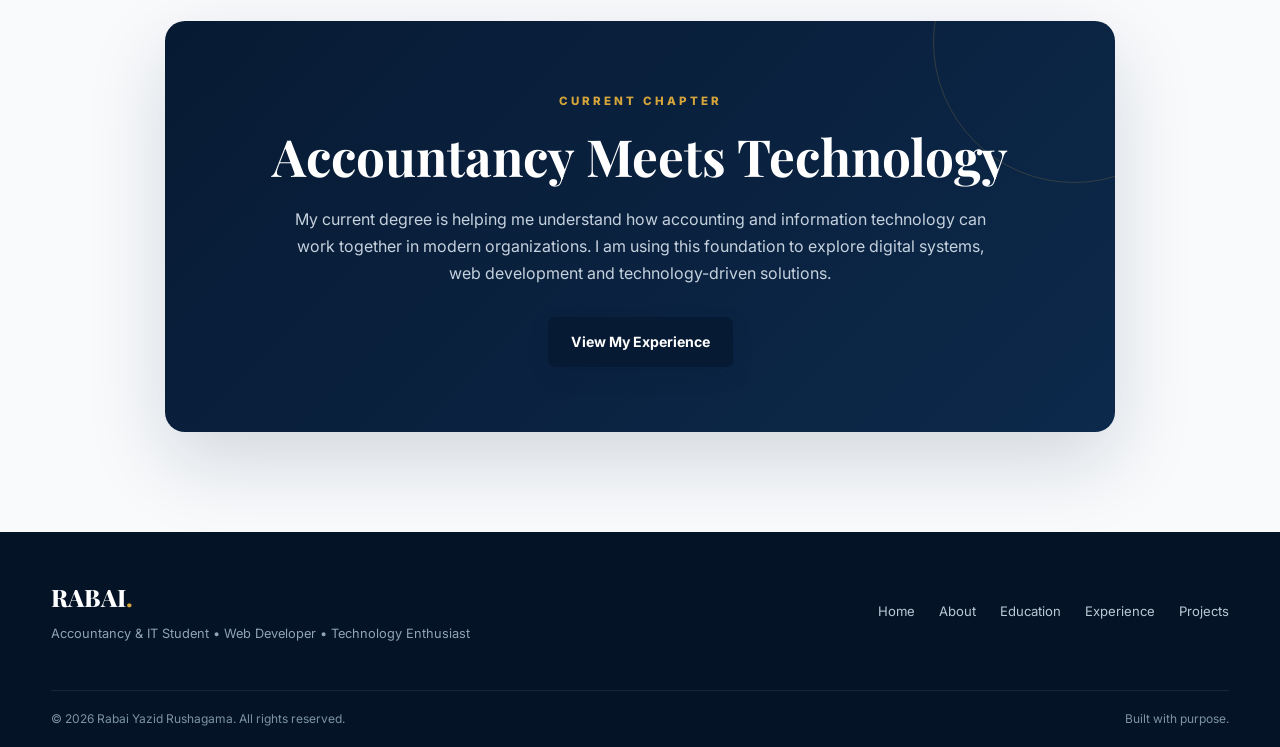
<file: education.html>
<!DOCTYPE html>
<html lang="en">
<head>

    <meta charset="UTF-8">

    <meta name="viewport"
          content="width=device-width, initial-scale=1.0">

    <meta name="description"
          content="Education background of Rabai Yazid Rushagama, including Accountancy with IT studies at the Institute of Accountancy Arusha.">

    <meta name="keywords"
          content="Rabai Yazid Rushagama Education, IAA, Accountancy with IT, Tanzania">

    <meta name="author"
          content="Rabai Yazid Rushagama">

    <meta name="robots"
          content="index, follow">

    <meta name="theme-color"
          content="#071a33">

    <title>
        Education | Rabai Yazid Rushagama
    </title>

    <!-- ================= OPEN GRAPH ================= -->

    <meta property="og:title"
          content="Education | Rabai Yazid Rushagama">

    <meta property="og:description"
          content="Academic journey of Rabai Yazid Rushagama in Accountancy and Information Technology.">

    <meta property="og:type"
          content="website">

    <!-- ================= FONTS ================= -->

    <link rel="preconnect"
          href="https://fonts.googleapis.com">

    <link rel="preconnect"
          href="https://fonts.gstatic.com"
          crossorigin>

    <link
        href="https://fonts.googleapis.com/css2?family=Inter:wght@400;500;600;700;800&family=Playfair+Display:wght@600;700&display=swap"
        rel="stylesheet"
    >

    <!-- ================= CSS ================= -->

    <link rel="stylesheet"
          href="style.css">

</head>

<body>

    <!-- ==================================================
         HEADER
    =================================================== -->

    <header class="site-header">

        <div class="container nav-container">

            <a href="index.html"
               class="logo"
               aria-label="Rabai Yazid Rushagama Home">

                RABAI<span>.</span>

            </a>

            <button
                class="menu-toggle"
                aria-label="Open navigation menu"
                aria-expanded="false">

                ☰

            </button>

            <nav class="nav-menu">

                <a href="index.html">
                    Home
                </a>

                <a href="about.html">
                    About
                </a>

                <a href="education.html">

                    Education

                </a>

                <a href="experience.html">
                    Experience
                </a>

                <a href="projects.html">
                    Projects
                </a>

    <a href="skills.html">Skills</a>

    <a href="writing.html">Writing</a>

    <a href="cv.html">CV</a>

    <a href="contact.html">Contact</a>

</nav>
            </nav>

        </div>

    </header>


    <!-- ==================================================
         PAGE HERO
    =================================================== -->

    <main>

        <section class="page-hero">

            <div class="container">

                <span class="section-label">
                    EDUCATION
                </span>

                <h1>
                    Academic Journey
                </h1>

                <p>
                    Building a strong foundation in accountancy,
                    information technology and professional development.
                </p>

            </div>

        </section>


        <!-- ==================================================
             EDUCATION TIMELINE
        =================================================== -->

        <section class="inner-section">

            <div class="container">

                <div class="section-heading">

                    <span class="section-label">
                        ACADEMIC BACKGROUND
                    </span>

                    <h2>
                        My Educational Journey
                    </h2>

                    <p>
                        Each stage of my education has contributed
                        to the knowledge and skills I continue to
                        develop today.
                    </p>

                </div>


                <div class="timeline">


                    <!-- BACHELOR -->

                    <div class="timeline-item">

                        <div class="timeline-dot"></div>

                        <div class="timeline-content">

                            <span class="timeline-date">
                                2025/2026 – 2027/2028
                            </span>

                            <h3>
                                Bachelor Degree in Accountancy
                                with Information Technology
                            </h3>

                            <h4>
                                Institute of Accountancy Arusha (IAA)
                            </h4>

                            <p>
                                Currently pursuing a Bachelor's
                                Degree combining accounting knowledge
                                with information technology.
                            </p>

                            <p>
                                My studies are helping me develop
                                knowledge in accounting, finance,
                                business systems and technology while
                                strengthening my analytical and
                                professional skills.
                            </p>

                        </div>

                    </div>


                    <!-- DIPLOMA -->

                    <div class="timeline-item">

                        <div class="timeline-dot"></div>

                        <div class="timeline-content">

                            <span class="timeline-date">
                                2023/2024 – 2024/2025
                            </span>

                            <h3>
                                Ordinary Diploma in Accountancy
                                with Information Technology
                            </h3>

                            <h4>
                                Institute of Accountancy Arusha (IAA)
                            </h4>

                            <p>
                                Developed a foundation in accounting,
                                finance and information technology,
                                together with practical and
                                professional skills.
                            </p>

                        </div>

                    </div>


                    <!-- CERTIFICATE -->

                    <div class="timeline-item">

                        <div class="timeline-dot"></div>

                        <div class="timeline-content">

                            <span class="timeline-date">
                                2022/2023 – 2023/2024
                            </span>

                            <h3>
                                Basic Certificate in Accountancy
                                with Information Technology
                            </h3>

                            <h4>
                                Institute of Accountancy Arusha (IAA)
                            </h4>

                            <p>
                                Established my initial academic
                                foundation in accounting and
                                information technology.
                            </p>

                        </div>

                    </div>


                    <!-- SECONDARY -->

                    <div class="timeline-item">

                        <div class="timeline-dot"></div>

                        <div class="timeline-content">

                            <span class="timeline-date">
                                2018 – 2021
                            </span>

                            <h3>
                                Secondary Education
                            </h3>

                            <h4>
                                Kayanga Secondary School
                            </h4>

                            <p>
                                Completed secondary education while
                                developing academic, leadership and
                                personal skills.
                            </p>

                            <p>
                                During this period, I served in
                                student leadership roles including
                                School General Secretary and
                                Islamic Discipline Leader.
                            </p>

                        </div>

                    </div>


                    <!-- PRIMARY 2 -->

                    <div class="timeline-item">

                        <div class="timeline-dot"></div>

                        <div class="timeline-content">

                            <span class="timeline-date">
                                2014 – 2017
                            </span>

                            <h3>
                                Primary Education
                            </h3>

                            <h4>
                                Kambarage Primary School
                            </h4>

                            <p>
                                Continued primary education and
                                developed the academic foundation
                                that supported later studies.
                            </p>

                        </div>

                    </div>


                    <!-- PRIMARY 1 -->

                    <div class="timeline-item">

                        <div class="timeline-dot"></div>

                        <div class="timeline-content">

                            <span class="timeline-date">
                                2011 – 2014
                            </span>

                            <h3>
                                Primary Education
                            </h3>

                            <h4>
                                St. Francis Day and Boarding
                                Primary School
                            </h4>

                            <p>
                                Began my formal education and built
                                the foundation for my academic journey.
                            </p>

                        </div>

                    </div>

                </div>

            </div>

        </section>


        <!-- ==================================================
             ACADEMIC FOCUS
        =================================================== -->

        <section class="light-section">

            <div class="container">

                <div class="section-heading">

                    <span class="section-label">
                        ACADEMIC FOCUS
                    </span>

                    <h2>
                        What I Am Developing
                    </h2>

                    <p>
                        My current studies allow me to develop
                        knowledge across both business and technology.
                    </p>

                </div>


                <div class="experience-grid">

                    <article class="experience-card">

                        <div class="card-icon">
                            AC
                        </div>

                        <h3>
                            Accounting
                        </h3>

                        <p>
                            Developing knowledge of accounting,
                            financial reporting and business
                            financial processes.
                        </p>

                    </article>


                    <article class="experience-card">

                        <div class="card-icon">
                            IT
                        </div>

                        <h3>
                            Information Technology
                        </h3>

                        <p>
                            Exploring computer systems, databases,
                            networking, programming and digital
                            technologies.
                        </p>

                    </article>


                    <article class="experience-card">

                        <div class="card-icon">
                            AN
                        </div>

                        <h3>
                            Analytical Thinking
                        </h3>

                        <p>
                            Strengthening my ability to understand
                            information, identify problems and
                            develop practical solutions.
                        </p>

                    </article>


                    <article class="experience-card">

                        <div class="card-icon">
                            PR
                        </div>

                        <h3>
                            Professional Development
                        </h3>

                        <p>
                            Combining academic knowledge with
                            practical experience and continuous
                            self-development.
                        </p>

                    </article>

                </div>

            </div>

        </section>


        <!-- ==================================================
             CURRENT STUDIES
        =================================================== -->

        <section class="vision-section">

            <div class="container">

                <div class="vision-box">

                    <span class="section-label">
                        CURRENT CHAPTER
                    </span>

                    <h2>
                        Accountancy Meets Technology
                    </h2>

                    <p>
                        My current degree is helping me understand
                        how accounting and information technology can
                        work together in modern organizations.
                        I am using this foundation to explore
                        digital systems, web development and
                        technology-driven solutions.
                    </p>

                    <a href="experience.html"
                       class="btn btn-primary">

                        View My Experience

                    </a>

                </div>

            </div>

        </section>

    </main>


    <!-- ==================================================
         FOOTER
    =================================================== -->

    <footer class="site-footer">

        <div class="container footer-container">

            <div>

                <a href="index.html"
                   class="footer-logo">

                    RABAI<span>.</span>

                </a>

                <p>
                    Accountancy &amp; IT Student •
                    Web Developer •
                    Technology Enthusiast
                </p>

            </div>

            <div class="footer-links">

                <a href="index.html">
                    Home
                </a>

                <a href="about.html">
                    About
                </a>

                <a href="education.html">
                    Education
                </a>

                <a href="experience.html">
                    Experience
                </a>

                <a href="projects.html">
                    Projects
                </a>

            </div>

        </div>

        <div class="container footer-bottom">

            <p>
                © <span id="year"></span>
                Rabai Yazid Rushagama.
                All rights reserved.
            </p>

            <p>
                Built with purpose.
            </p>

        </div>

    </footer>


    <!-- ================= JAVASCRIPT ================= -->

    <script src="script.js"></script>

</body>
</html>
</file>
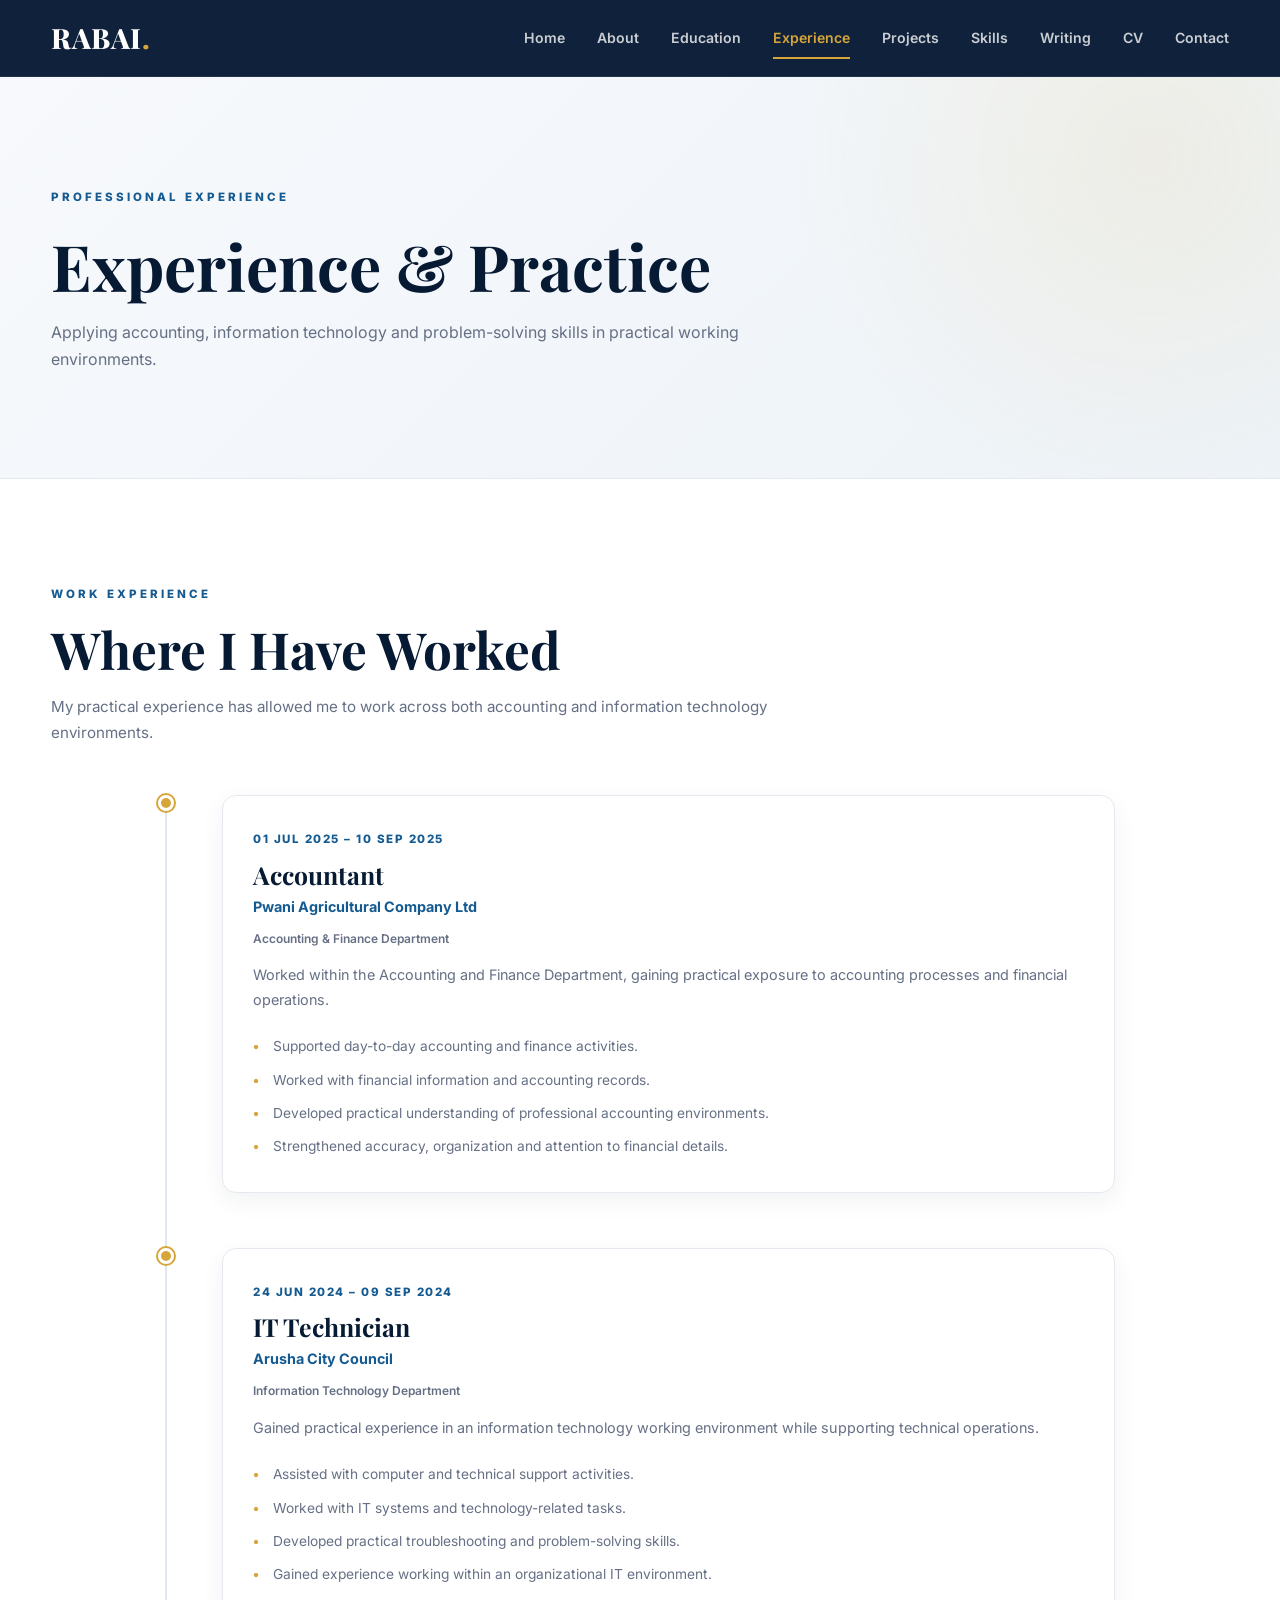
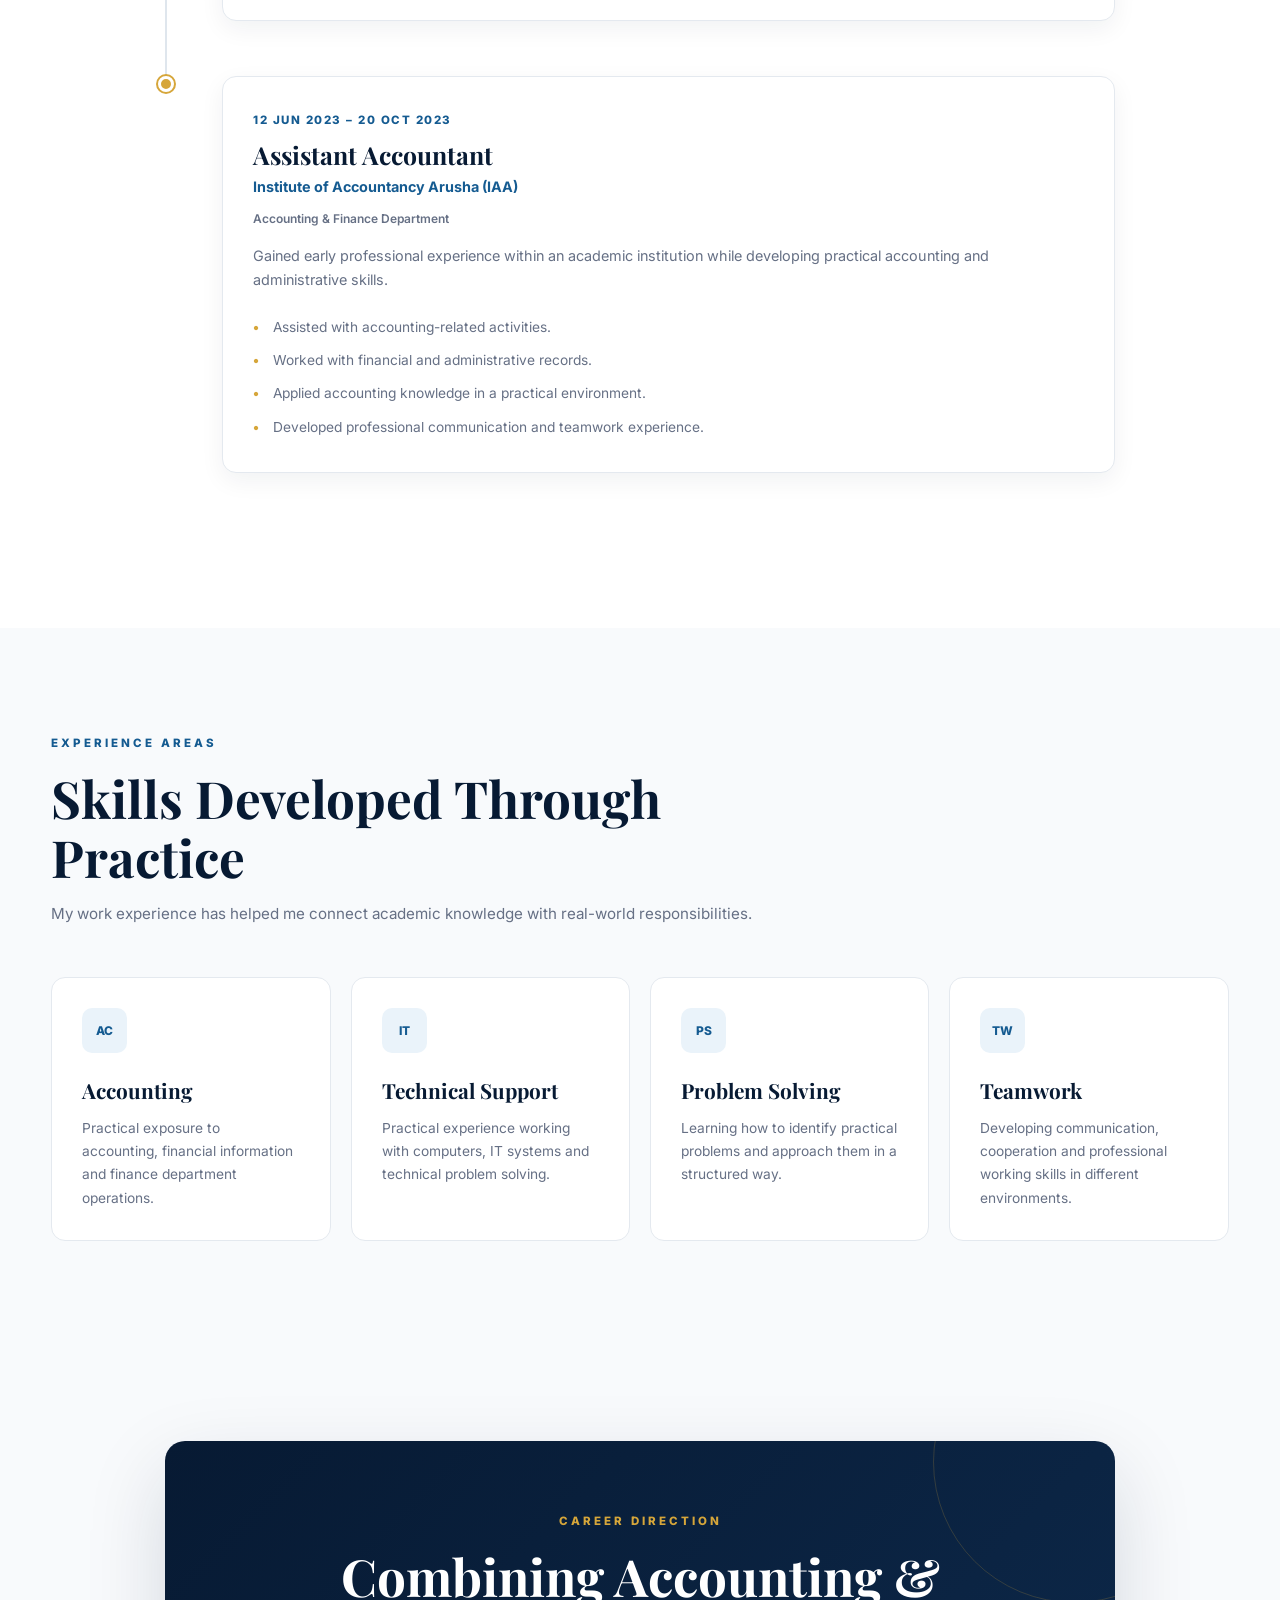
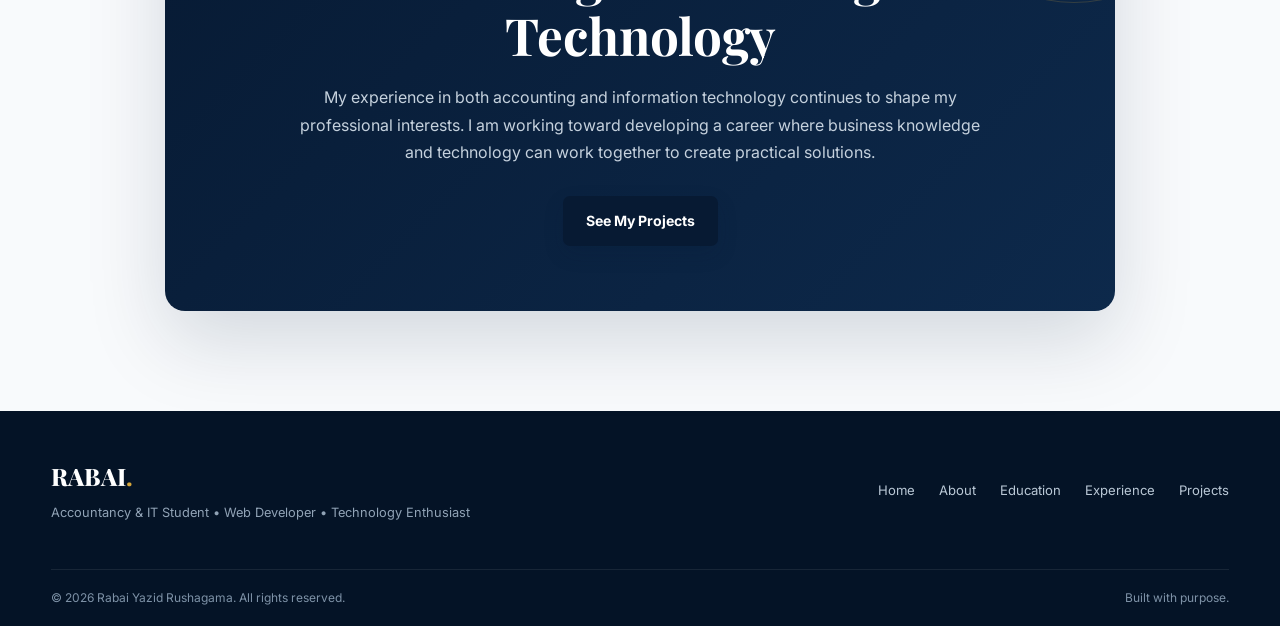
<file: experience.html>
<!DOCTYPE html>
<html lang="en">
<head>

    <meta charset="UTF-8">

    <meta name="viewport"
          content="width=device-width, initial-scale=1.0">

    <meta name="description"
          content="Professional experience of Rabai Yazid Rushagama in accounting, information technology and related fields in Tanzania.">

    <meta name="keywords"
          content="Rabai Yazid Rushagama Experience, Accountant Tanzania, IT Technician Tanzania, Accounting Experience, Information Technology">

    <meta name="author"
          content="Rabai Yazid Rushagama">

    <meta name="robots"
          content="index, follow">

    <meta name="theme-color"
          content="#071a33">

    <title>
        Experience | Rabai Yazid Rushagama
    </title>

    <!-- ================= OPEN GRAPH ================= -->

    <meta property="og:title"
          content="Experience | Rabai Yazid Rushagama">

    <meta property="og:description"
          content="Professional experience in accounting, information technology and practical digital work.">

    <meta property="og:type"
          content="website">

    <!-- ================= FONTS ================= -->

    <link rel="preconnect"
          href="https://fonts.googleapis.com">

    <link rel="preconnect"
          href="https://fonts.gstatic.com"
          crossorigin>

    <link
        href="https://fonts.googleapis.com/css2?family=Inter:wght@400;500;600;700;800&family=Playfair+Display:wght@600;700&display=swap"
        rel="stylesheet"
    >

    <!-- ================= CSS ================= -->

    <link rel="stylesheet"
          href="style.css">

</head>

<body>

    <!-- ==================================================
         HEADER
    =================================================== -->

    <header class="site-header">

        <div class="container nav-container">

            <a href="index.html"
               class="logo"
               aria-label="Rabai Yazid Rushagama Home">

                RABAI<span>.</span>

            </a>

            <button
                class="menu-toggle"
                aria-label="Open navigation menu"
                aria-expanded="false">

                ☰

            </button>

            <nav class="nav-menu">

                <a href="index.html">
                    Home
                </a>

                <a href="about.html">
                    About
                </a>

                <a href="education.html">
                    Education
                </a>

                <a href="experience.html"
                   class="active">

                    Experience

                </a>

                <a href="projects.html">
                    Projects
                </a>
    <a href="skills.html">Skills</a>

    <a href="writing.html">Writing</a>

    <a href="cv.html">CV</a>

    <a href="contact.html">Contact</a>

            </nav>

        </div>

    </header>


    <!-- ==================================================
         PAGE HERO
    =================================================== -->

    <main>

        <section class="page-hero">

            <div class="container">

                <span class="section-label">
                    PROFESSIONAL EXPERIENCE
                </span>

                <h1>
                    Experience &amp; Practice
                </h1>

                <p>
                    Applying accounting, information technology
                    and problem-solving skills in practical
                    working environments.
                </p>

            </div>

        </section>


        <!-- ==================================================
             EXPERIENCE TIMELINE
    =================================================== -->

        <section class="inner-section">

            <div class="container">

                <div class="section-heading">

                    <span class="section-label">
                        WORK EXPERIENCE
                    </span>

                    <h2>
                        Where I Have Worked
                    </h2>

                    <p>
                        My practical experience has allowed me to
                        work across both accounting and information
                        technology environments.
                    </p>

                </div>


                <div class="timeline">


                    <!-- EXPERIENCE 1 -->

                    <div class="timeline-item">

                        <div class="timeline-dot"></div>

                        <div class="timeline-content">

                            <span class="timeline-date">
                                01 JUL 2025 – 10 SEP 2025
                            </span>

                            <h3>
                                Accountant
                            </h3>

                            <h4>
                                Pwani Agricultural Company Ltd
                            </h4>

                            <span class="experience-department">
                                Accounting &amp; Finance Department
                            </span>

                            <p>
                                Worked within the Accounting and
                                Finance Department, gaining practical
                                exposure to accounting processes and
                                financial operations.
                            </p>

                            <ul>

                                <li>
                                    Supported day-to-day accounting
                                    and finance activities.
                                </li>

                                <li>
                                    Worked with financial information
                                    and accounting records.
                                </li>

                                <li>
                                    Developed practical understanding
                                    of professional accounting
                                    environments.
                                </li>

                                <li>
                                    Strengthened accuracy,
                                    organization and attention to
                                    financial details.
                                </li>

                            </ul>

                        </div>

                    </div>


                    <!-- EXPERIENCE 2 -->

                    <div class="timeline-item">

                        <div class="timeline-dot"></div>

                        <div class="timeline-content">

                            <span class="timeline-date">
                                24 JUN 2024 – 09 SEP 2024
                            </span>

                            <h3>
                                IT Technician
                            </h3>

                            <h4>
                                Arusha City Council
                            </h4>

                            <span class="experience-department">
                                Information Technology Department
                            </span>

                            <p>
                                Gained practical experience in an
                                information technology working
                                environment while supporting
                                technical operations.
                            </p>

                            <ul>

                                <li>
                                    Assisted with computer and
                                    technical support activities.
                                </li>

                                <li>
                                    Worked with IT systems and
                                    technology-related tasks.
                                </li>

                                <li>
                                    Developed practical
                                    troubleshooting and
                                    problem-solving skills.
                                </li>

                                <li>
                                    Gained experience working within
                                    an organizational IT environment.
                                </li>

                            </ul>

                        </div>

                    </div>


                    <!-- EXPERIENCE 3 -->

                    <div class="timeline-item">

                        <div class="timeline-dot"></div>

                        <div class="timeline-content">

                            <span class="timeline-date">
                                12 JUN 2023 – 20 OCT 2023
                            </span>

                            <h3>
                                Assistant Accountant
                            </h3>

                            <h4>
                                Institute of Accountancy Arusha
                                (IAA)
                            </h4>

                            <span class="experience-department">
                                Accounting &amp; Finance Department
                            </span>

                            <p>
                                Gained early professional experience
                                within an academic institution while
                                developing practical accounting and
                                administrative skills.
                            </p>

                            <ul>

                                <li>
                                    Assisted with accounting-related
                                    activities.
                                </li>

                                <li>
                                    Worked with financial and
                                    administrative records.
                                </li>

                                <li>
                                    Applied accounting knowledge in
                                    a practical environment.
                                </li>

                                <li>
                                    Developed professional
                                    communication and teamwork
                                    experience.
                                </li>

                            </ul>

                        </div>

                    </div>

                </div>

            </div>

        </section>


        <!-- ==================================================
             EXPERIENCE AREAS
    =================================================== -->

        <section class="light-section">

            <div class="container">

                <div class="section-heading">

                    <span class="section-label">
                        EXPERIENCE AREAS
                    </span>

                    <h2>
                        Skills Developed Through Practice
                    </h2>

                    <p>
                        My work experience has helped me connect
                        academic knowledge with real-world
                        responsibilities.
                    </p>

                </div>


                <div class="experience-grid">

                    <article class="experience-card">

                        <div class="card-icon">
                            AC
                        </div>

                        <h3>
                            Accounting
                        </h3>

                        <p>
                            Practical exposure to accounting,
                            financial information and finance
                            department operations.
                        </p>

                    </article>


                    <article class="experience-card">

                        <div class="card-icon">
                            IT
                        </div>

                        <h3>
                            Technical Support
                        </h3>

                        <p>
                            Practical experience working with
                            computers, IT systems and technical
                            problem solving.
                        </p>

                    </article>


                    <article class="experience-card">

                        <div class="card-icon">
                            PS
                        </div>

                        <h3>
                            Problem Solving
                        </h3>

                        <p>
                            Learning how to identify practical
                            problems and approach them in a
                            structured way.
                        </p>

                    </article>


                    <article class="experience-card">

                        <div class="card-icon">
                            TW
                        </div>

                        <h3>
                            Teamwork
                        </h3>

                        <p>
                            Developing communication, cooperation
                            and professional working skills in
                            different environments.
                        </p>

                    </article>

                </div>

            </div>

        </section>


        <!-- ==================================================
             CAREER DIRECTION
    =================================================== -->

        <section class="vision-section">

            <div class="container">

                <div class="vision-box">

                    <span class="section-label">
                        CAREER DIRECTION
                    </span>

                    <h2>
                        Combining Accounting &amp; Technology
                    </h2>

                    <p>
                        My experience in both accounting and
                        information technology continues to shape
                        my professional interests. I am working
                        toward developing a career where business
                        knowledge and technology can work together
                        to create practical solutions.
                    </p>

                    <a href="projects.html"
                       class="btn btn-primary">

                        See My Projects

                    </a>

                </div>

            </div>

        </section>

    </main>


    <!-- ==================================================
         FOOTER
    =================================================== -->

    <footer class="site-footer">

        <div class="container footer-container">

            <div>

                <a href="index.html"
                   class="footer-logo">

                    RABAI<span>.</span>

                </a>

                <p>
                    Accountancy &amp; IT Student •
                    Web Developer •
                    Technology Enthusiast
                </p>

            </div>

            <div class="footer-links">

                <a href="index.html">
                    Home
                </a>

                <a href="about.html">
                    About
                </a>

                <a href="education.html">
                    Education
                </a>

                <a href="experience.html">
                    Experience
                </a>

                <a href="projects.html">
                    Projects
                </a>

            </div>

        </div>

        <div class="container footer-bottom">

            <p>
                © <span id="year"></span>
                Rabai Yazid Rushagama.
                All rights reserved.
            </p>

            <p>
                Built with purpose.
            </p>

        </div>

    </footer>


    <!-- ================= JAVASCRIPT ================= -->

    <script src="script.js"></script>

</body>
</html>
</file>
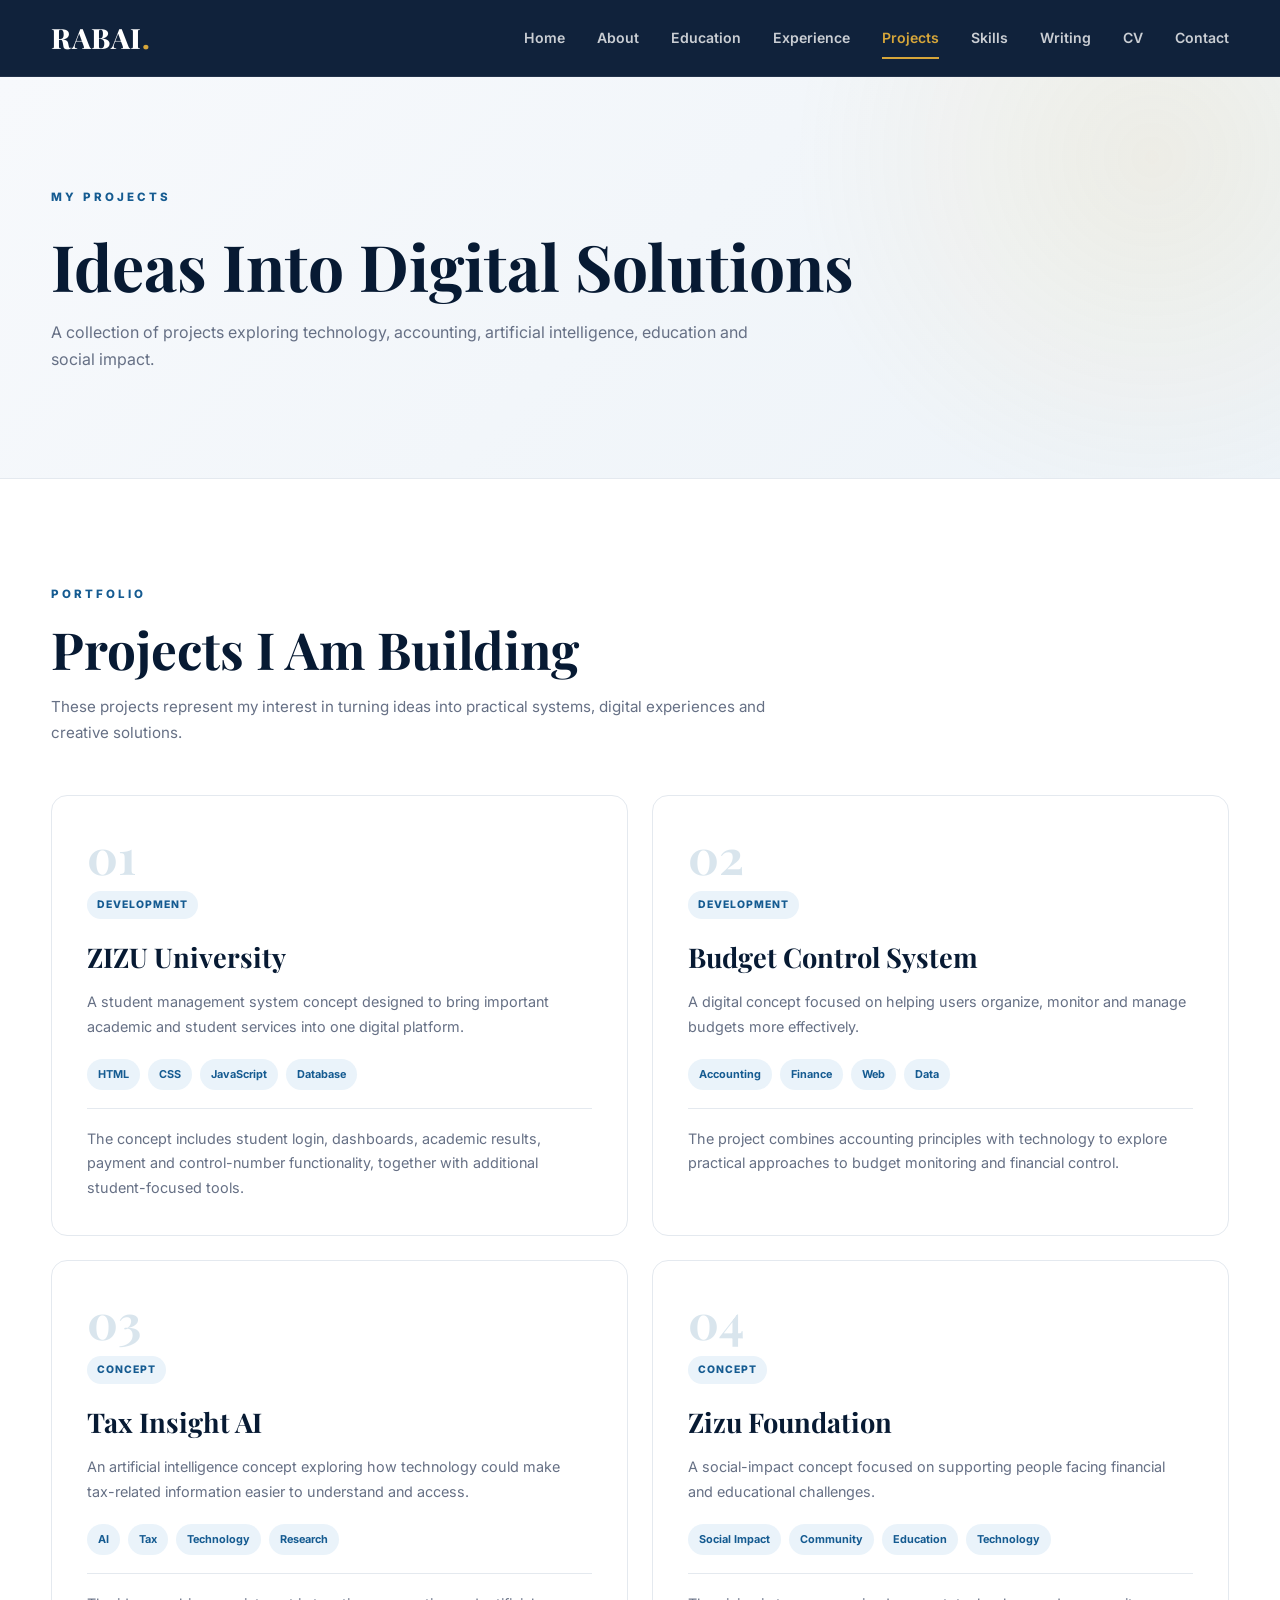
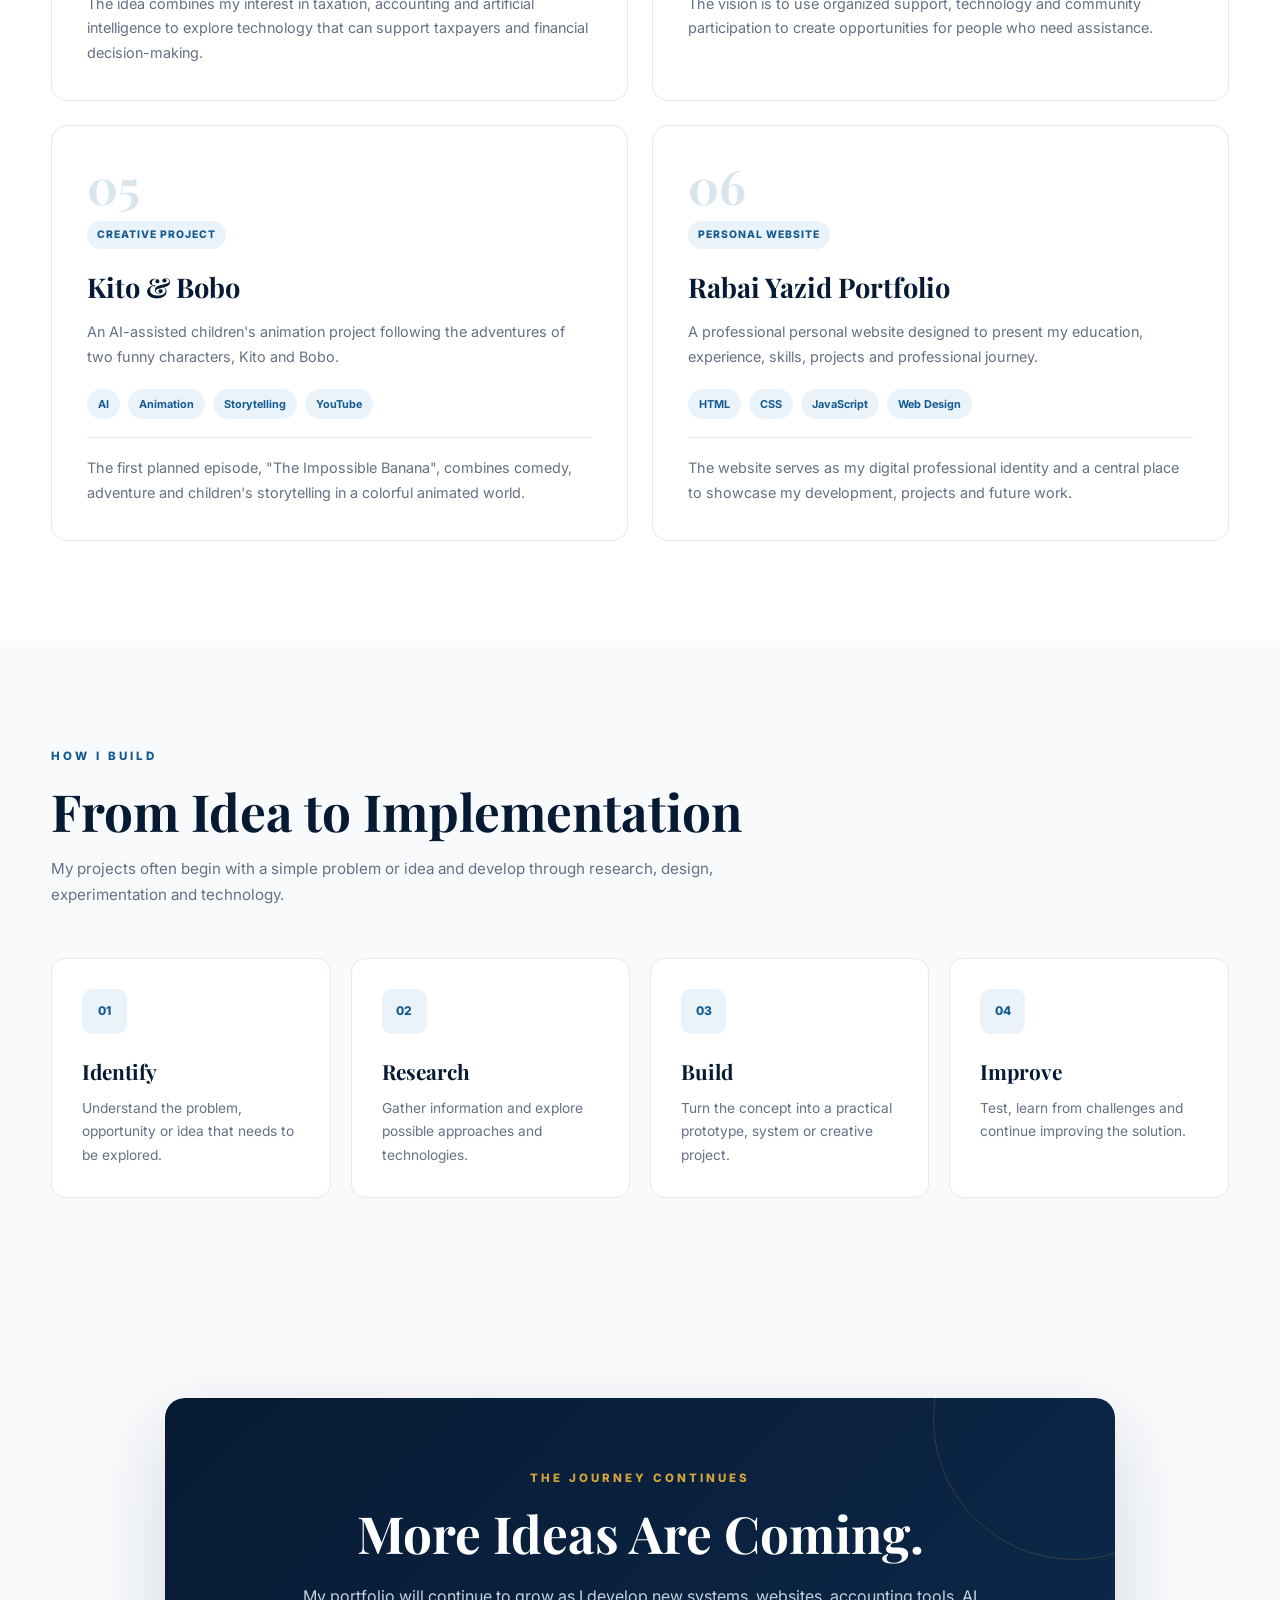
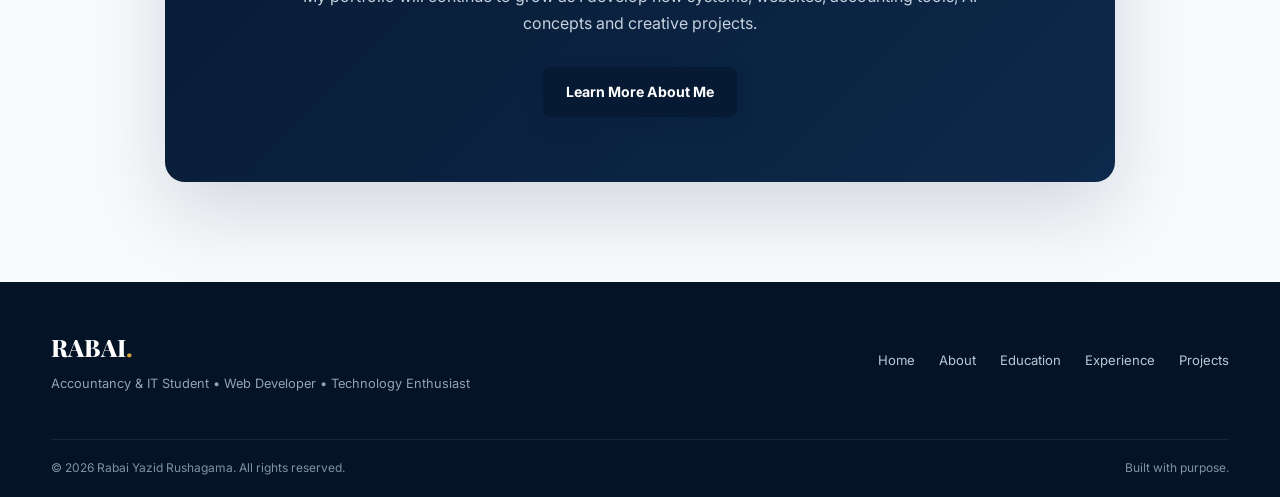
<file: projects.html>
<!DOCTYPE html>
<html lang="en">
<head>

    <meta charset="UTF-8">

    <meta name="viewport"
          content="width=device-width, initial-scale=1.0">

    <meta name="description"
          content="Projects by Rabai Yazid Rushagama including ZIZU University, Budget Control System, Tax Insight AI and Zizu Foundation.">

    <meta name="keywords"
          content="Rabai Yazid Rushagama Projects, ZIZU University, Budget Control System, Tax Insight AI, Zizu Foundation, Web Development">

    <meta name="author"
          content="Rabai Yazid Rushagama">

    <meta name="robots"
          content="index, follow">

    <meta name="theme-color"
          content="#071a33">

    <title>
        Projects | Rabai Yazid Rushagama
    </title>

    <!-- ================= OPEN GRAPH ================= -->

    <meta property="og:title"
          content="Projects | Rabai Yazid Rushagama">

    <meta property="og:description"
          content="Explore digital, accounting, technology and innovation projects by Rabai Yazid Rushagama.">

    <meta property="og:type"
          content="website">

    <!-- ================= FONTS ================= -->

    <link rel="preconnect"
          href="https://fonts.googleapis.com">

    <link rel="preconnect"
          href="https://fonts.gstatic.com"
          crossorigin>

    <link
        href="https://fonts.googleapis.com/css2?family=Inter:wght@400;500;600;700;800&family=Playfair+Display:wght@600;700&display=swap"
        rel="stylesheet"
    >

    <!-- ================= CSS ================= -->

    <link rel="stylesheet"
          href="style.css">

</head>

<body>

    <!-- ==================================================
         HEADER
    =================================================== -->

    <header class="site-header">

        <div class="container nav-container">

            <a href="index.html"
               class="logo"
               aria-label="Rabai Yazid Rushagama Home">

                RABAI<span>.</span>

            </a>

            <button
                class="menu-toggle"
                aria-label="Open navigation menu"
                aria-expanded="false">

                ☰

            </button>
<nav class="nav-menu" aria-label="Main navigation">

    <a href="index.html">Home</a>

    <a href="about.html" class="active">About</a>

    <a href="education.html">Education</a>

    <a href="experience.html">Experience</a>

    <a href="projects.html">Projects</a>

    <a href="skills.html">Skills</a>

    <a href="writing.html">Writing</a>

    <a href="cv.html">CV</a>

    <a href="contact.html">Contact</a>

</nav>
                </a>

            </nav>

        </div>

    </header>


    <!-- ==================================================
         PAGE HERO
    =================================================== -->

    <main>

        <section class="page-hero">

            <div class="container">

                <span class="section-label">
                    MY PROJECTS
                </span>

                <h1>
                    Ideas Into Digital Solutions
                </h1>

                <p>
                    A collection of projects exploring
                    technology, accounting, artificial intelligence,
                    education and social impact.
                </p>

            </div>

        </section>


        <!-- ==================================================
             PROJECT INTRODUCTION
    =================================================== -->

        <section class="inner-section">

            <div class="container">

                <div class="section-heading">

                    <span class="section-label">
                        PORTFOLIO
                    </span>

                    <h2>
                        Projects I Am Building
                    </h2>

                    <p>
                        These projects represent my interest in
                        turning ideas into practical systems,
                        digital experiences and creative solutions.
                    </p>

                </div>


                <div class="project-grid">


                    <!-- ==================================================
                         PROJECT 1
                    =================================================== -->

                    <article class="project-card">

                        <div class="project-number">
                            01
                        </div>

                        <div class="project-card-content">

                            <span class="project-status">
                                DEVELOPMENT
                            </span>

                            <h3>
                                ZIZU University
                            </h3>

                            <p>
                                A student management system concept
                                designed to bring important academic
                                and student services into one
                                digital platform.
                            </p>

                            <div class="project-tags">

                                <span>
                                    HTML
                                </span>

                                <span>
                                    CSS
                                </span>

                                <span>
                                    JavaScript
                                </span>

                                <span>
                                    Database
                                </span>

                            </div>

                            <p class="project-details">
                                The concept includes student login,
                                dashboards, academic results,
                                payment and control-number
                                functionality, together with
                                additional student-focused tools.
                            </p>

                        </div>

                    </article>


                    <!-- ==================================================
                         PROJECT 2
                    =================================================== -->

                    <article class="project-card">

                        <div class="project-number">
                            02
                        </div>

                        <div class="project-card-content">

                            <span class="project-status">
                                DEVELOPMENT
                            </span>

                            <h3>
                                Budget Control System
                            </h3>

                            <p>
                                A digital concept focused on helping
                                users organize, monitor and manage
                                budgets more effectively.
                            </p>

                            <div class="project-tags">

                                <span>
                                    Accounting
                                </span>

                                <span>
                                    Finance
                                </span>

                                <span>
                                    Web
                                </span>

                                <span>
                                    Data
                                </span>

                            </div>

                            <p class="project-details">
                                The project combines accounting
                                principles with technology to explore
                                practical approaches to budget
                                monitoring and financial control.
                            </p>

                        </div>

                    </article>


                    <!-- ==================================================
                         PROJECT 3
                    =================================================== -->

                    <article class="project-card">

                        <div class="project-number">
                            03
                        </div>

                        <div class="project-card-content">

                            <span class="project-status">
                                CONCEPT
                            </span>

                            <h3>
                                Tax Insight AI
                            </h3>

                            <p>
                                An artificial intelligence concept
                                exploring how technology could make
                                tax-related information easier to
                                understand and access.
                            </p>

                            <div class="project-tags">

                                <span>
                                    AI
                                </span>

                                <span>
                                    Tax
                                </span>

                                <span>
                                    Technology
                                </span>

                                <span>
                                    Research
                                </span>

                            </div>

                            <p class="project-details">
                                The idea combines my interest in
                                taxation, accounting and artificial
                                intelligence to explore technology
                                that can support taxpayers and
                                financial decision-making.
                            </p>

                        </div>

                    </article>


                    <!-- ==================================================
                         PROJECT 4
                    =================================================== -->

                    <article class="project-card">

                        <div class="project-number">
                            04
                        </div>

                        <div class="project-card-content">

                            <span class="project-status">
                                CONCEPT
                            </span>

                            <h3>
                                Zizu Foundation
                            </h3>

                            <p>
                                A social-impact concept focused on
                                supporting people facing financial
                                and educational challenges.
                            </p>

                            <div class="project-tags">

                                <span>
                                    Social Impact
                                </span>

                                <span>
                                    Community
                                </span>

                                <span>
                                    Education
                                </span>

                                <span>
                                    Technology
                                </span>

                            </div>

                            <p class="project-details">
                                The vision is to use organized
                                support, technology and community
                                participation to create opportunities
                                for people who need assistance.
                            </p>

                        </div>

                    </article>


                    <!-- ==================================================
                         PROJECT 5
                    =================================================== -->

                    <article class="project-card">

                        <div class="project-number">
                            05
                        </div>

                        <div class="project-card-content">

                            <span class="project-status">
                                CREATIVE PROJECT
                            </span>

                            <h3>
                                Kito &amp; Bobo
                            </h3>

                            <p>
                                An AI-assisted children's animation
                                project following the adventures of
                                two funny characters, Kito and Bobo.
                            </p>

                            <div class="project-tags">

                                <span>
                                    AI
                                </span>

                                <span>
                                    Animation
                                </span>

                                <span>
                                    Storytelling
                                </span>

                                <span>
                                    YouTube
                                </span>

                            </div>

                            <p class="project-details">
                                The first planned episode,
                                "The Impossible Banana", combines
                                comedy, adventure and children's
                                storytelling in a colorful animated
                                world.
                            </p>

                        </div>

                    </article>


                    <!-- ==================================================
                         PROJECT 6
                    =================================================== -->

                    <article class="project-card">

                        <div class="project-number">
                            06
                        </div>

                        <div class="project-card-content">

                            <span class="project-status">
                                PERSONAL WEBSITE
                            </span>

                            <h3>
                                Rabai Yazid Portfolio
                            </h3>

                            <p>
                                A professional personal website
                                designed to present my education,
                                experience, skills, projects and
                                professional journey.
                            </p>

                            <div class="project-tags">

                                <span>
                                    HTML
                                </span>

                                <span>
                                    CSS
                                </span>

                                <span>
                                    JavaScript
                                </span>

                                <span>
                                    Web Design
                                </span>

                            </div>

                            <p class="project-details">
                                The website serves as my digital
                                professional identity and a central
                                place to showcase my development,
                                projects and future work.
                            </p>

                        </div>

                    </article>

                </div>

            </div>

        </section>


        <!-- ==================================================
             TECHNOLOGY & INNOVATION
    =================================================== -->

        <section class="light-section">

            <div class="container">

                <div class="section-heading">

                    <span class="section-label">
                        HOW I BUILD
                    </span>

                    <h2>
                        From Idea to Implementation
                    </h2>

                    <p>
                        My projects often begin with a simple problem
                        or idea and develop through research,
                        design, experimentation and technology.
                    </p>

                </div>


                <div class="experience-grid">

                    <article class="experience-card">

                        <div class="card-icon">
                            01
                        </div>

                        <h3>
                            Identify
                        </h3>

                        <p>
                            Understand the problem, opportunity or
                            idea that needs to be explored.
                        </p>

                    </article>


                    <article class="experience-card">

                        <div class="card-icon">
                            02
                        </div>

                        <h3>
                            Research
                        </h3>

                        <p>
                            Gather information and explore possible
                            approaches and technologies.
                        </p>

                    </article>


                    <article class="experience-card">

                        <div class="card-icon">
                            03
                        </div>

                        <h3>
                            Build
                        </h3>

                        <p>
                            Turn the concept into a practical
                            prototype, system or creative project.
                        </p>

                    </article>


                    <article class="experience-card">

                        <div class="card-icon">
                            04
                        </div>

                        <h3>
                            Improve
                        </h3>

                        <p>
                            Test, learn from challenges and continue
                            improving the solution.
                        </p>

                    </article>

                </div>

            </div>

        </section>


        <!-- ==================================================
             FUTURE PROJECTS
    =================================================== -->

        <section class="vision-section">

            <div class="container">

                <div class="vision-box">

                    <span class="section-label">
                        THE JOURNEY CONTINUES
                    </span>

                    <h2>
                        More Ideas Are Coming.
                    </h2>

                    <p>
                        My portfolio will continue to grow as I
                        develop new systems, websites, accounting
                        tools, AI concepts and creative projects.
                    </p>

                    <a href="about.html"
                       class="btn btn-primary">

                        Learn More About Me

                    </a>

                </div>

            </div>

        </section>

    </main>


    <!-- ==================================================
         FOOTER
    =================================================== -->

    <footer class="site-footer">

        <div class="container footer-container">

            <div>

                <a href="index.html"
                   class="footer-logo">

                    RABAI<span>.</span>

                </a>

                <p>
                    Accountancy &amp; IT Student •
                    Web Developer •
                    Technology Enthusiast
                </p>

            </div>

            <div class="footer-links">

                <a href="index.html">
                    Home
                </a>

                <a href="about.html">
                    About
                </a>

                <a href="education.html">
                    Education
                </a>

                <a href="experience.html">
                    Experience
                </a>

                <a href="projects.html">
                    Projects
                </a>

            </div>

        </div>

        <div class="container footer-bottom">

            <p>
                © <span id="year"></span>
                Rabai Yazid Rushagama.
                All rights reserved.
            </p>

            <p>
                Built with purpose.
            </p>

        </div>

    </footer>


    <!-- ================= JAVASCRIPT ================= -->

    <script src="script.js"></script>

</body>
</html>
</file>
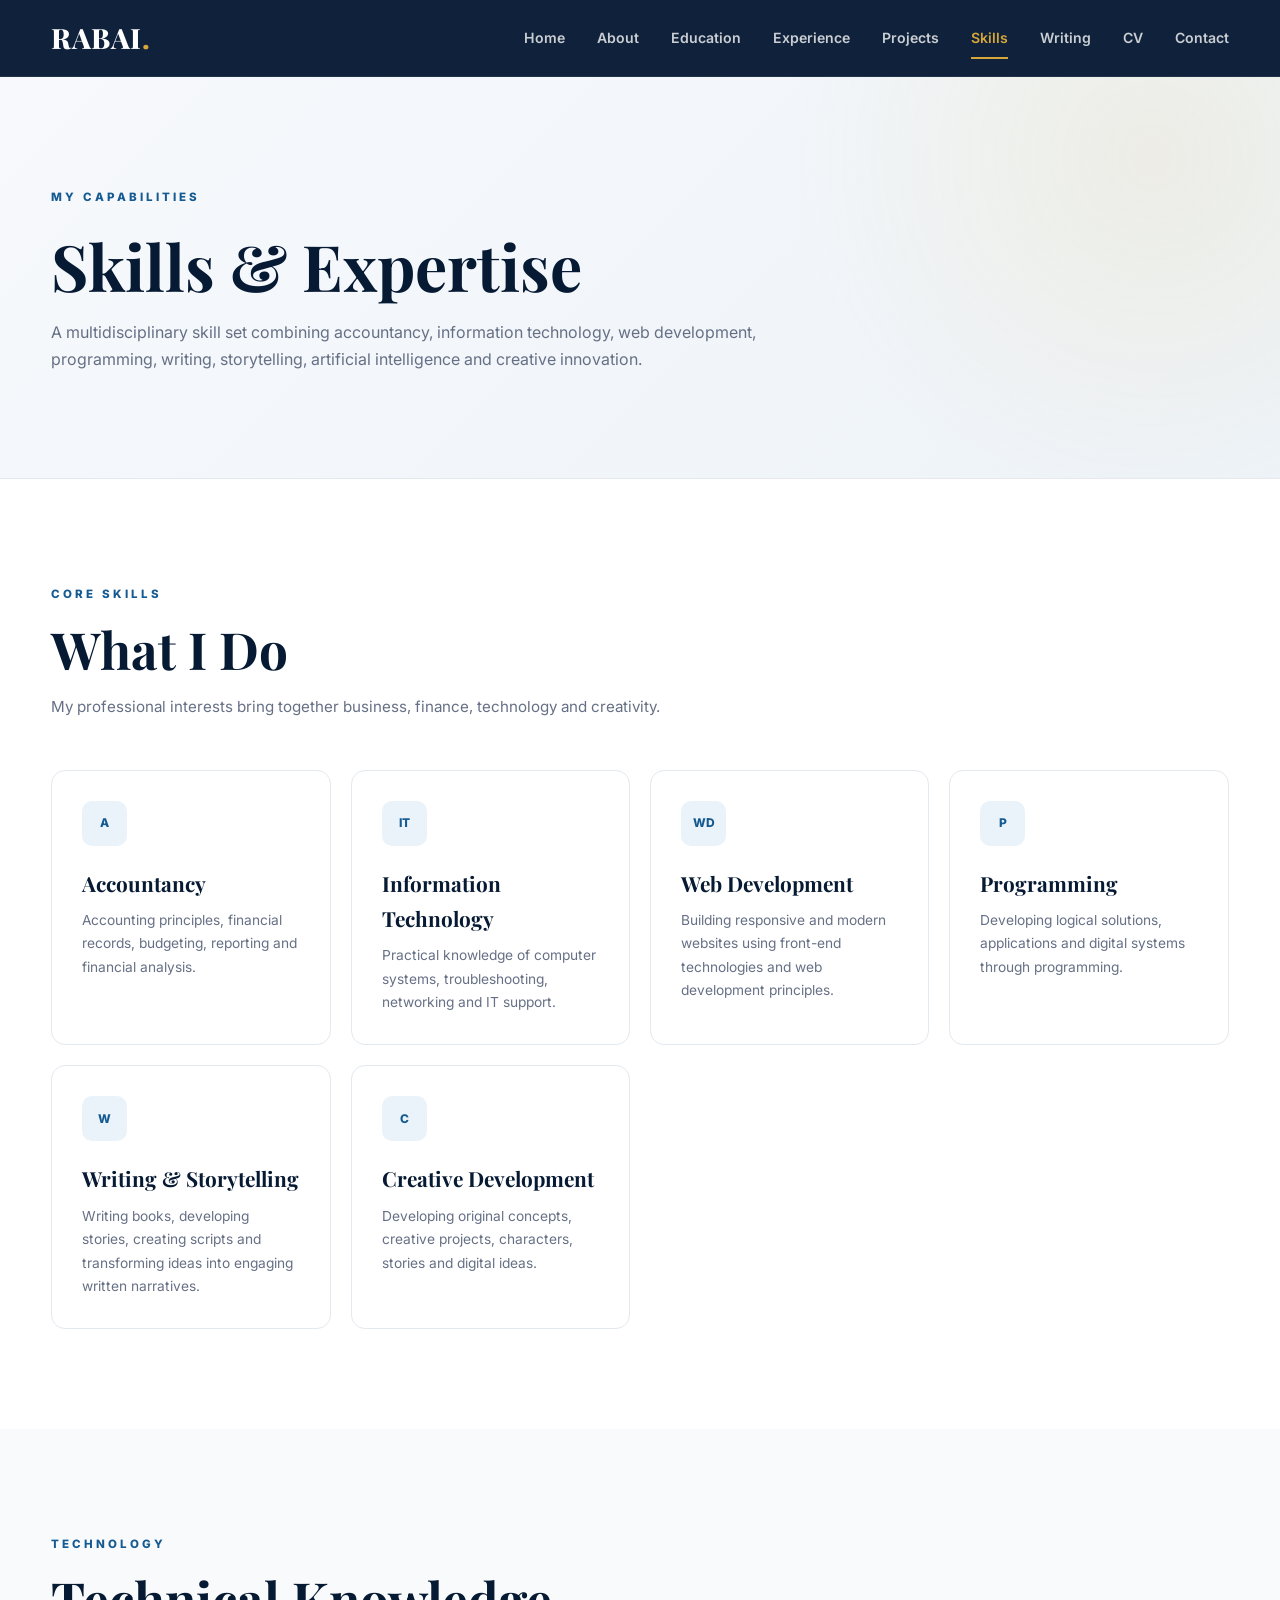
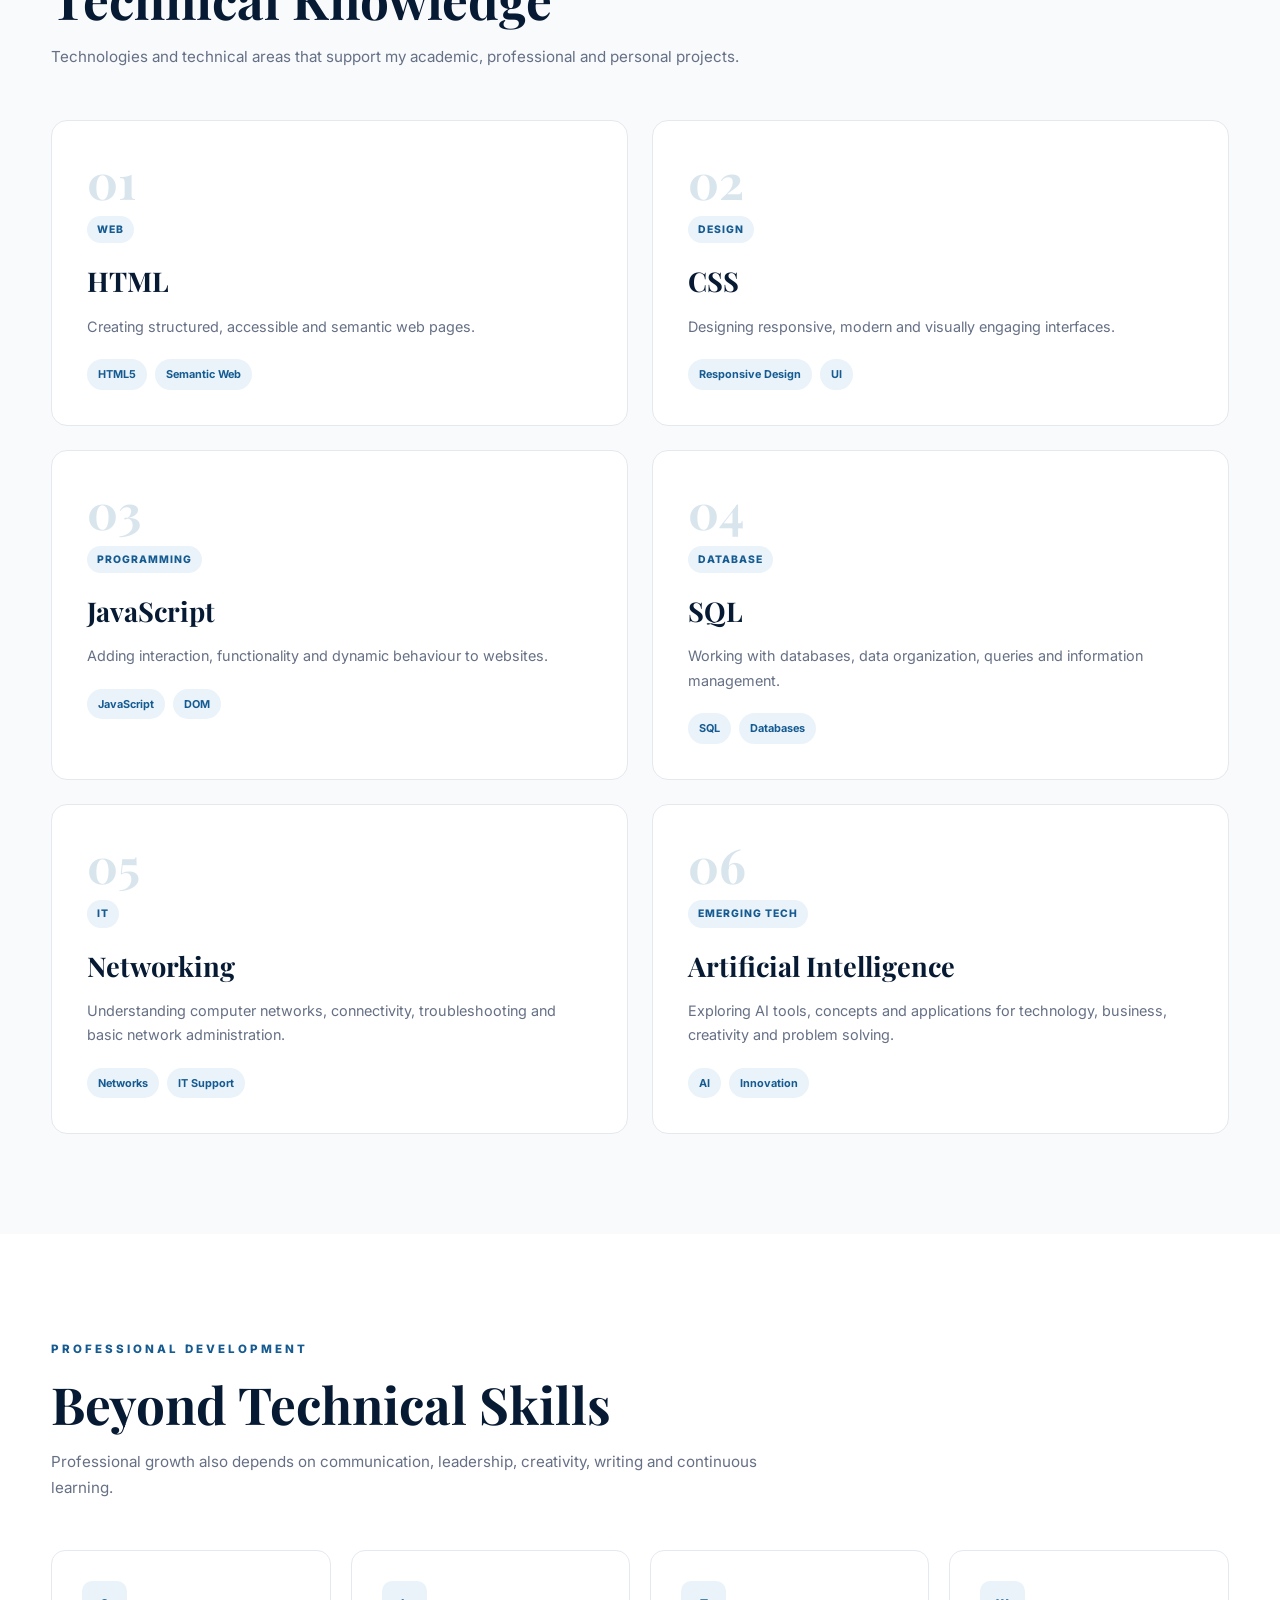
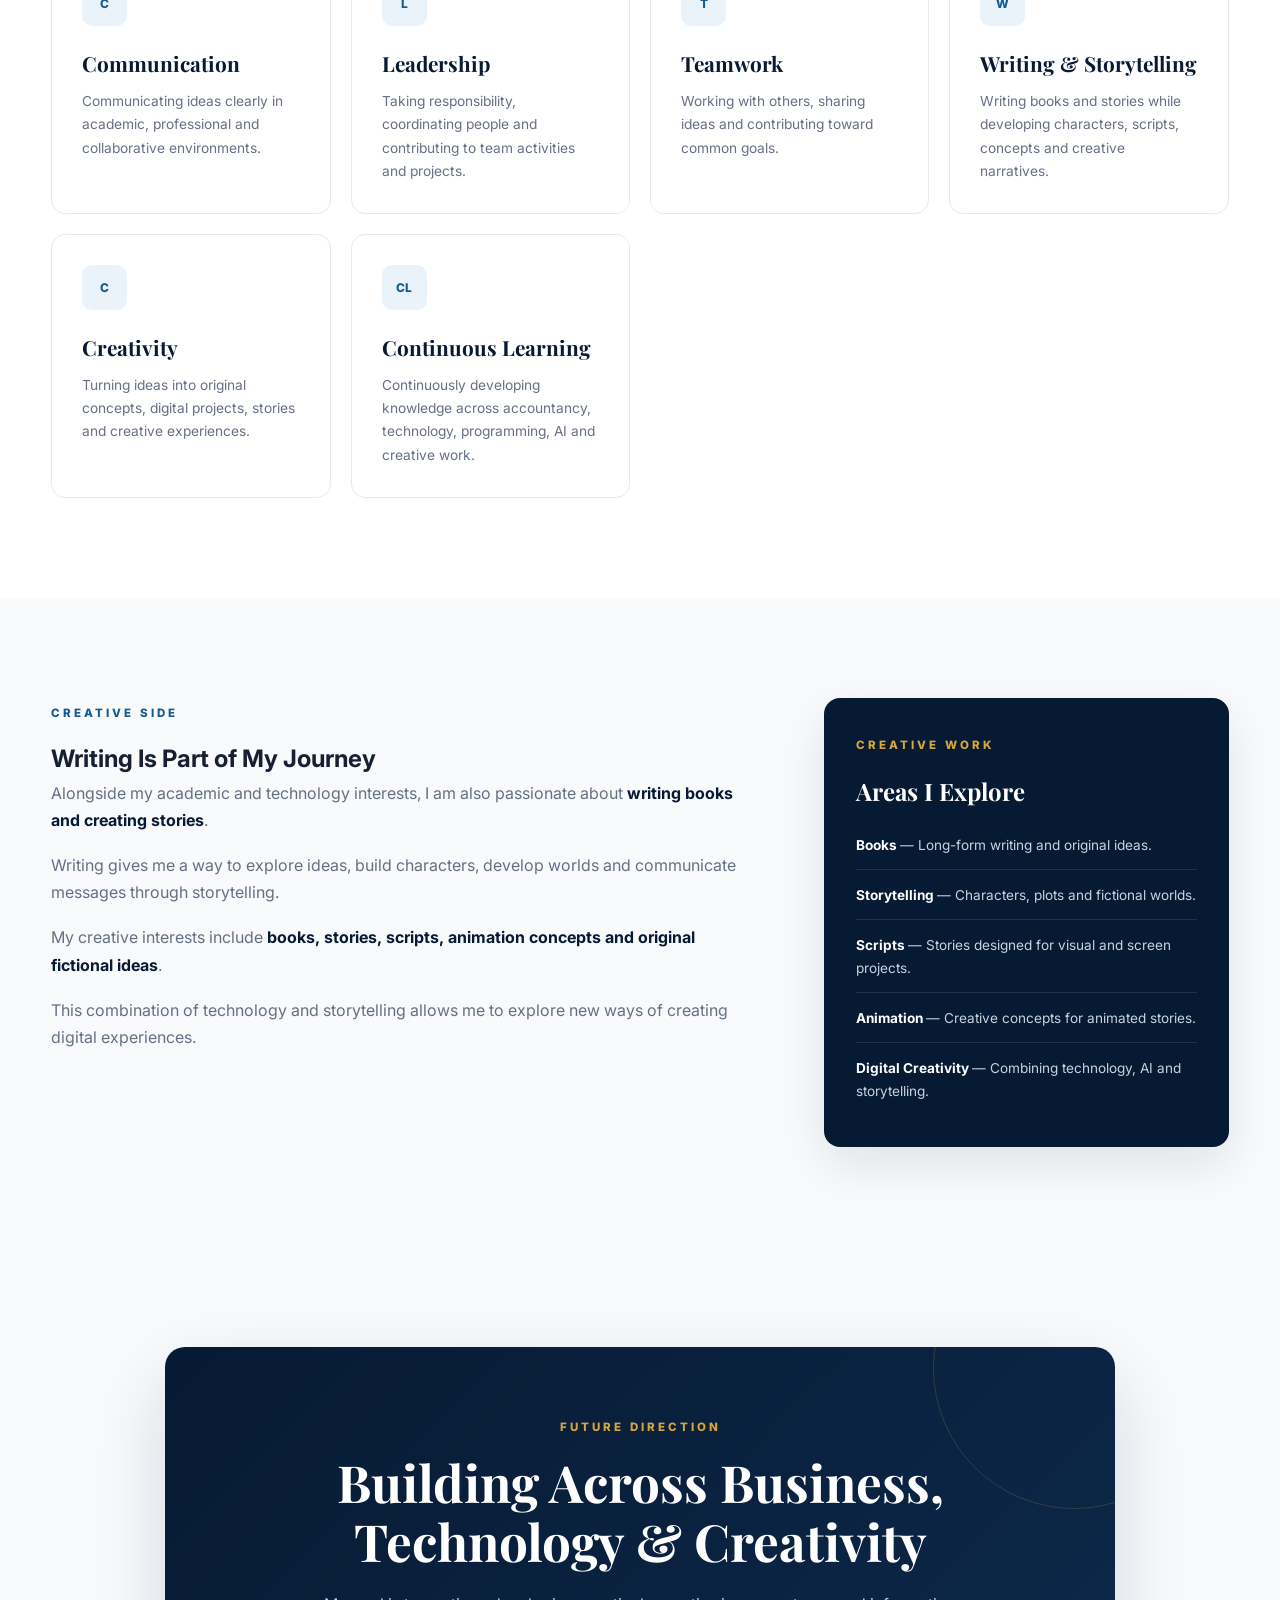
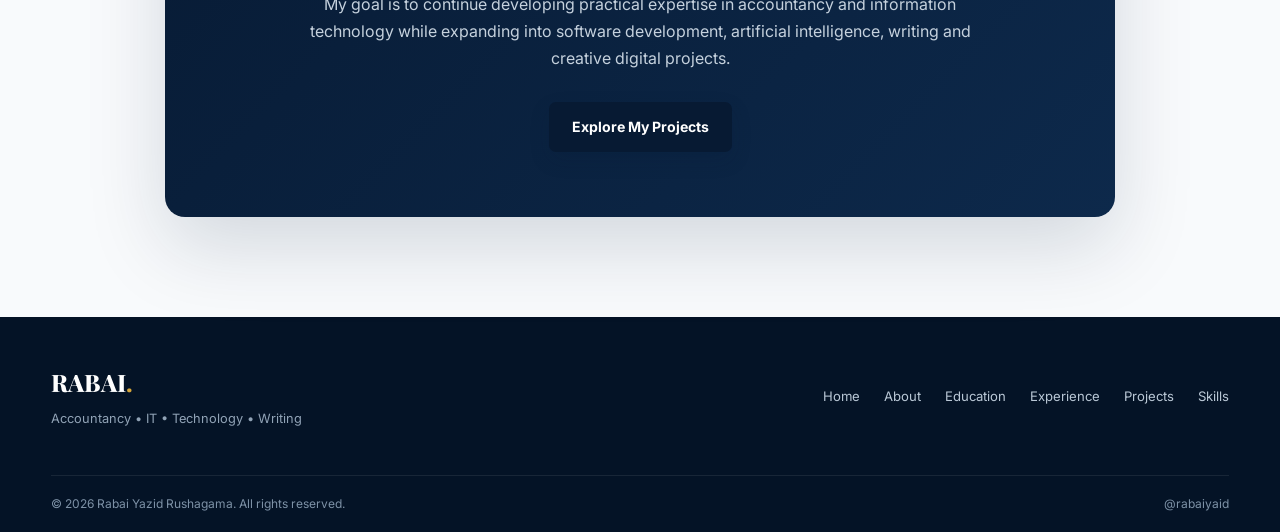
<file: skills.html>
<!DOCTYPE html>
<html lang="en">
<head>
    <meta charset="UTF-8">

    <meta
        name="viewport"
        content="width=device-width, initial-scale=1.0"
    >

    <meta
        name="description"
        content="Skills and expertise of Rabai Yazid Rushagama in accountancy, information technology, web development, programming, writing, storytelling, AI and innovation."
    >

    <meta
        name="author"
        content="Rabai Yazid Rushagama"
    >

    <title>Skills & Expertise | Rabai Yazid Rushagama</title>

    <!-- Google Fonts -->
    <link rel="preconnect" href="https://fonts.googleapis.com">

    <link
        rel="preconnect"
        href="https://fonts.gstatic.com"
        crossorigin
    >

    <link
        href="https://fonts.googleapis.com/css2?family=Inter:wght@400;500;600;700;800&family=Playfair+Display:wght@600;700;800&display=swap"
        rel="stylesheet"
    >

    <!-- Main CSS -->
    <link
        rel="stylesheet"
        href="style.css"
    >
</head>

<body>

    <!-- =====================================================
         HEADER
    ====================================================== -->

    <header class="site-header">

        <div class="container nav-container">

            <a
                href="index.html"
                class="logo"
            >
                RABAI<span>.</span>
            </a>

            <button
                class="menu-toggle"
                type="button"
                aria-label="Open navigation menu"
                aria-expanded="false"
            >
                ☰
            </button>

            <nav class="nav-menu" aria-label="Main navigation">

    <a href="index.html">Home</a>

    <a href="about.html" class="active">About</a>

    <a href="education.html">Education</a>

    <a href="experience.html">Experience</a>

    <a href="projects.html">Projects</a>

    <a href="skills.html">Skills</a>

    <a href="writing.html">Writing</a>

    <a href="cv.html">CV</a>

    <a href="contact.html">Contact</a>

</nav>
            </nav>

        </div>

    </header>


    <!-- =====================================================
         PAGE HERO
    ====================================================== -->

    <main>

        <section class="page-hero">

            <div class="container">

                <span class="section-label">
                    MY CAPABILITIES
                </span>

                <h1>
                    Skills &amp; Expertise
                </h1>

                <p>
                    A multidisciplinary skill set combining
                    accountancy, information technology,
                    web development, programming, writing,
                    storytelling, artificial intelligence
                    and creative innovation.
                </p>

            </div>

        </section>


        <!-- =================================================
             CORE SKILLS
        ================================================== -->

        <section class="inner-section">

            <div class="container">

                <div class="section-heading">

                    <span class="section-label">
                        CORE SKILLS
                    </span>

                    <h2>
                        What I Do
                    </h2>

                    <p>
                        My professional interests bring
                        together business, finance,
                        technology and creativity.
                    </p>

                </div>


                <div class="experience-grid">

                    <!-- Accountancy -->

                    <article class="experience-card">

                        <div class="card-icon">
                            A
                        </div>

                        <h3>
                            Accountancy
                        </h3>

                        <p>
                            Accounting principles, financial
                            records, budgeting, reporting and
                            financial analysis.
                        </p>

                    </article>


                    <!-- Information Technology -->

                    <article class="experience-card">

                        <div class="card-icon">
                            IT
                        </div>

                        <h3>
                            Information Technology
                        </h3>

                        <p>
                            Practical knowledge of computer
                            systems, troubleshooting,
                            networking and IT support.
                        </p>

                    </article>


                    <!-- Web Development -->

                    <article class="experience-card">

                        <div class="card-icon">
                            WD
                        </div>

                        <h3>
                            Web Development
                        </h3>

                        <p>
                            Building responsive and modern
                            websites using front-end
                            technologies and web development
                            principles.
                        </p>

                    </article>


                    <!-- Programming -->

                    <article class="experience-card">

                        <div class="card-icon">
                            P
                        </div>

                        <h3>
                            Programming
                        </h3>

                        <p>
                            Developing logical solutions,
                            applications and digital systems
                            through programming.
                        </p>

                    </article>


                    <!-- Writing -->

                    <article class="experience-card">

                        <div class="card-icon">
                            W
                        </div>

                        <h3>
                            Writing &amp; Storytelling
                        </h3>

                        <p>
                            Writing books, developing stories,
                            creating scripts and transforming
                            ideas into engaging written
                            narratives.
                        </p>

                    </article>


                    <!-- Creativity -->

                    <article class="experience-card">

                        <div class="card-icon">
                            C
                        </div>

                        <h3>
                            Creative Development
                        </h3>

                        <p>
                            Developing original concepts,
                            creative projects, characters,
                            stories and digital ideas.
                        </p>

                    </article>

                </div>

            </div>

        </section>


        <!-- =================================================
             TECHNOLOGY
        ================================================== -->

        <section class="light-section">

            <div class="container">

                <div class="section-heading">

                    <span class="section-label">
                        TECHNOLOGY
                    </span>

                    <h2>
                        Technical Knowledge
                    </h2>

                    <p>
                        Technologies and technical areas
                        that support my academic, professional
                        and personal projects.
                    </p>

                </div>


                <div class="project-grid">

                    <!-- HTML -->

                    <article class="project-card">

                        <div class="project-number">
                            01
                        </div>

                        <div class="project-card-content">

                            <span class="project-status">
                                WEB
                            </span>

                            <h3>
                                HTML
                            </h3>

                            <p>
                                Creating structured,
                                accessible and semantic
                                web pages.
                            </p>

                            <div class="project-tags">
                                <span>
                                    HTML5
                                </span>

                                <span>
                                    Semantic Web
                                </span>
                            </div>

                        </div>

                    </article>


                    <!-- CSS -->

                    <article class="project-card">

                        <div class="project-number">
                            02
                        </div>

                        <div class="project-card-content">

                            <span class="project-status">
                                DESIGN
                            </span>

                            <h3>
                                CSS
                            </h3>

                            <p>
                                Designing responsive,
                                modern and visually engaging
                                interfaces.
                            </p>

                            <div class="project-tags">
                                <span>
                                    Responsive Design
                                </span>

                                <span>
                                    UI
                                </span>
                            </div>

                        </div>

                    </article>


                    <!-- JavaScript -->

                    <article class="project-card">

                        <div class="project-number">
                            03
                        </div>

                        <div class="project-card-content">

                            <span class="project-status">
                                PROGRAMMING
                            </span>

                            <h3>
                                JavaScript
                            </h3>

                            <p>
                                Adding interaction,
                                functionality and dynamic
                                behaviour to websites.
                            </p>

                            <div class="project-tags">
                                <span>
                                    JavaScript
                                </span>

                                <span>
                                    DOM
                                </span>
                            </div>

                        </div>

                    </article>


                    <!-- SQL -->

                    <article class="project-card">

                        <div class="project-number">
                            04
                        </div>

                        <div class="project-card-content">

                            <span class="project-status">
                                DATABASE
                            </span>

                            <h3>
                                SQL
                            </h3>

                            <p>
                                Working with databases,
                                data organization,
                                queries and information
                                management.
                            </p>

                            <div class="project-tags">
                                <span>
                                    SQL
                                </span>

                                <span>
                                    Databases
                                </span>
                            </div>

                        </div>

                    </article>


                    <!-- Networking -->

                    <article class="project-card">

                        <div class="project-number">
                            05
                        </div>

                        <div class="project-card-content">

                            <span class="project-status">
                                IT
                            </span>

                            <h3>
                                Networking
                            </h3>

                            <p>
                                Understanding computer
                                networks, connectivity,
                                troubleshooting and basic
                                network administration.
                            </p>

                            <div class="project-tags">
                                <span>
                                    Networks
                                </span>

                                <span>
                                    IT Support
                                </span>
                            </div>

                        </div>

                    </article>


                    <!-- Artificial Intelligence -->

                    <article class="project-card">

                        <div class="project-number">
                            06
                        </div>

                        <div class="project-card-content">

                            <span class="project-status">
                                EMERGING TECH
                            </span>

                            <h3>
                                Artificial Intelligence
                            </h3>

                            <p>
                                Exploring AI tools, concepts
                                and applications for technology,
                                business, creativity and
                                problem solving.
                            </p>

                            <div class="project-tags">
                                <span>
                                    AI
                                </span>

                                <span>
                                    Innovation
                                </span>
                            </div>

                        </div>

                    </article>

                </div>

            </div>

        </section>


        <!-- =================================================
             PROFESSIONAL DEVELOPMENT
        ================================================== -->

        <section class="inner-section">

            <div class="container">

                <div class="section-heading">

                    <span class="section-label">
                        PROFESSIONAL DEVELOPMENT
                    </span>

                    <h2>
                        Beyond Technical Skills
                    </h2>

                    <p>
                        Professional growth also depends on
                        communication, leadership, creativity,
                        writing and continuous learning.
                    </p>

                </div>


                <div class="experience-grid">

                    <!-- Communication -->

                    <article class="experience-card">

                        <div class="card-icon">
                            C
                        </div>

                        <h3>
                            Communication
                        </h3>

                        <p>
                            Communicating ideas clearly in
                            academic, professional and
                            collaborative environments.
                        </p>

                    </article>


                    <!-- Leadership -->

                    <article class="experience-card">

                        <div class="card-icon">
                            L
                        </div>

                        <h3>
                            Leadership
                        </h3>

                        <p>
                            Taking responsibility, coordinating
                            people and contributing to team
                            activities and projects.
                        </p>

                    </article>


                    <!-- Teamwork -->

                    <article class="experience-card">

                        <div class="card-icon">
                            T
                        </div>

                        <h3>
                            Teamwork
                        </h3>

                        <p>
                            Working with others, sharing ideas
                            and contributing toward common
                            goals.
                        </p>

                    </article>


                    <!-- Writing -->

                    <article class="experience-card">

                        <div class="card-icon">
                            W
                        </div>

                        <h3>
                            Writing &amp; Storytelling
                        </h3>

                        <p>
                            Writing books and stories while
                            developing characters, scripts,
                            concepts and creative narratives.
                        </p>

                    </article>


                    <!-- Creativity -->

                    <article class="experience-card">

                        <div class="card-icon">
                            C
                        </div>

                        <h3>
                            Creativity
                        </h3>

                        <p>
                            Turning ideas into original
                            concepts, digital projects,
                            stories and creative experiences.
                        </p>

                    </article>


                    <!-- Continuous Learning -->

                    <article class="experience-card">

                        <div class="card-icon">
                            CL
                        </div>

                        <h3>
                            Continuous Learning
                        </h3>

                        <p>
                            Continuously developing knowledge
                            across accountancy, technology,
                            programming, AI and creative work.
                        </p>

                    </article>

                </div>

            </div>

        </section>


        <!-- =================================================
             WRITING & CREATIVE IDENTITY
        ================================================== -->

        <section class="light-section">

            <div class="container">

                <div class="content-grid">

                    <div>

                        <span class="section-label">
                            CREATIVE SIDE
                        </span>

                        <h2>
                            Writing Is Part of My Journey
                        </h2>

                        <p>
                            Alongside my academic and
                            technology interests, I am also
                            passionate about <strong>writing
                            books and creating stories</strong>.
                        </p>

                        <p>
                            Writing gives me a way to explore
                            ideas, build characters, develop
                            worlds and communicate messages
                            through storytelling.
                        </p>

                        <p>
                            My creative interests include
                            <strong>books, stories, scripts,
                            animation concepts and original
                            fictional ideas</strong>.
                        </p>

                        <p>
                            This combination of technology and
                            storytelling allows me to explore
                            new ways of creating digital
                            experiences.
                        </p>

                    </div>


                    <aside class="info-card">

                        <span class="section-label">
                            CREATIVE WORK
                        </span>

                        <h3>
                            Areas I Explore
                        </h3>

                        <ul>

                            <li>
                                <strong>
                                    Books
                                </strong>
                                — Long-form writing and
                                original ideas.
                            </li>

                            <li>
                                <strong>
                                    Storytelling
                                </strong>
                                — Characters, plots and
                                fictional worlds.
                            </li>

                            <li>
                                <strong>
                                    Scripts
                                </strong>
                                — Stories designed for
                                visual and screen projects.
                            </li>

                            <li>
                                <strong>
                                    Animation
                                </strong>
                                — Creative concepts for
                                animated stories.
                            </li>

                            <li>
                                <strong>
                                    Digital Creativity
                                </strong>
                                — Combining technology,
                                AI and storytelling.
                            </li>

                        </ul>

                    </aside>

                </div>

            </div>

        </section>


        <!-- =================================================
             FUTURE DIRECTION
        ================================================== -->

        <section class="vision-section">

            <div class="container">

                <div class="vision-box">

                    <span class="section-label">
                        FUTURE DIRECTION
                    </span>

                    <h2>
                        Building Across Business,
                        Technology &amp; Creativity
                    </h2>

                    <p>
                        My goal is to continue developing
                        practical expertise in accountancy
                        and information technology while
                        expanding into software development,
                        artificial intelligence, writing and
                        creative digital projects.
                    </p>

                    <a
                        href="projects.html"
                        class="btn btn-primary"
                    >
                        Explore My Projects
                    </a>

                </div>

            </div>

        </section>

    </main>


    <!-- =====================================================
         FOOTER
    ====================================================== -->

    <footer class="site-footer">

        <div class="container footer-container">

            <div>

                <div class="footer-logo">
                    RABAI<span>.</span>
                </div>

                <p>
                    Accountancy • IT • Technology • Writing
                </p>

            </div>


            <div class="footer-links">

                <a href="index.html">
                    Home
                </a>

                <a href="about.html">
                    About
                </a>

                <a href="education.html">
                    Education
                </a>

                <a href="experience.html">
                    Experience
                </a>

                <a href="projects.html">
                    Projects
                </a>

                <a href="skills.html">
                    Skills
                </a>

            </div>

        </div>


        <div class="container footer-bottom">

            <p>
                © <span id="year"></span>
                Rabai Yazid Rushagama.
                All rights reserved.
            </p>

            <p>
                @rabaiyaid
            </p>

        </div>

    </footer>


    <!-- Main JavaScript -->

    <script
        src="script.js"
    ></script>

</body>
</html>
</file>
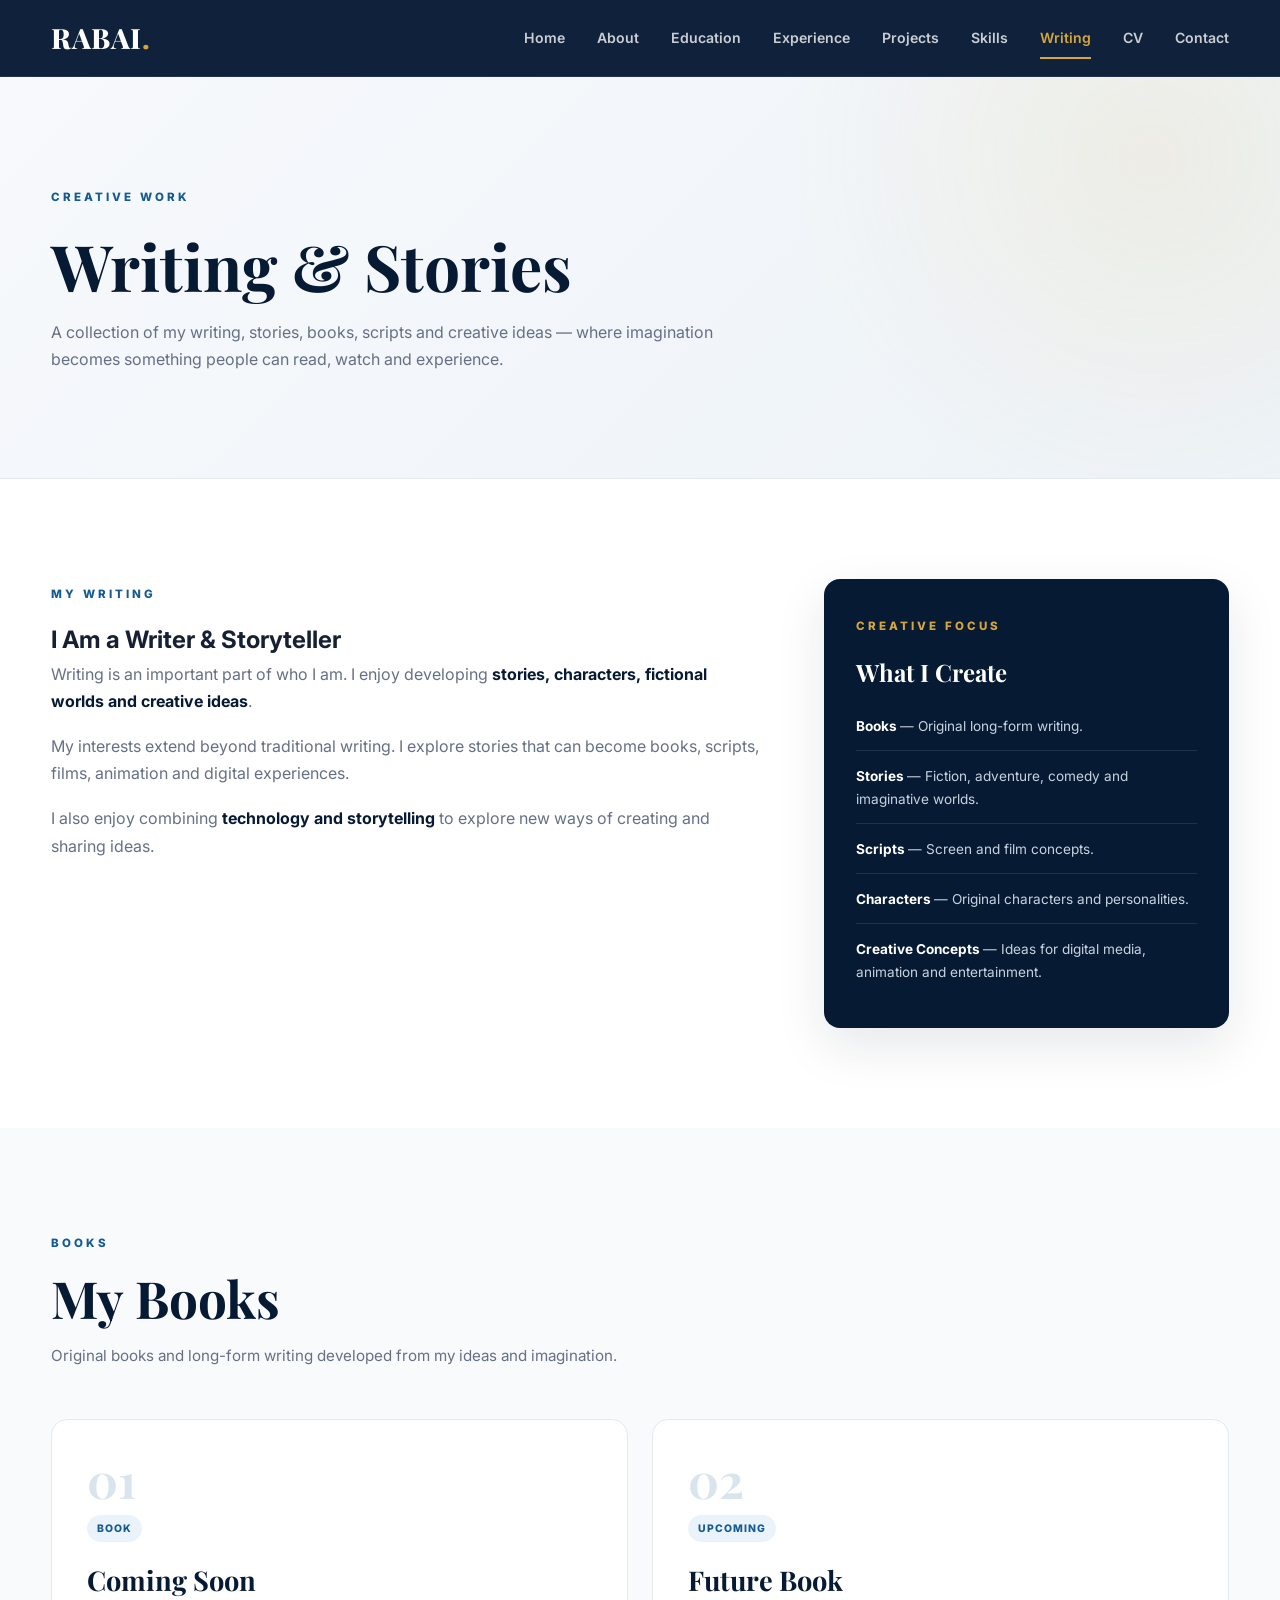
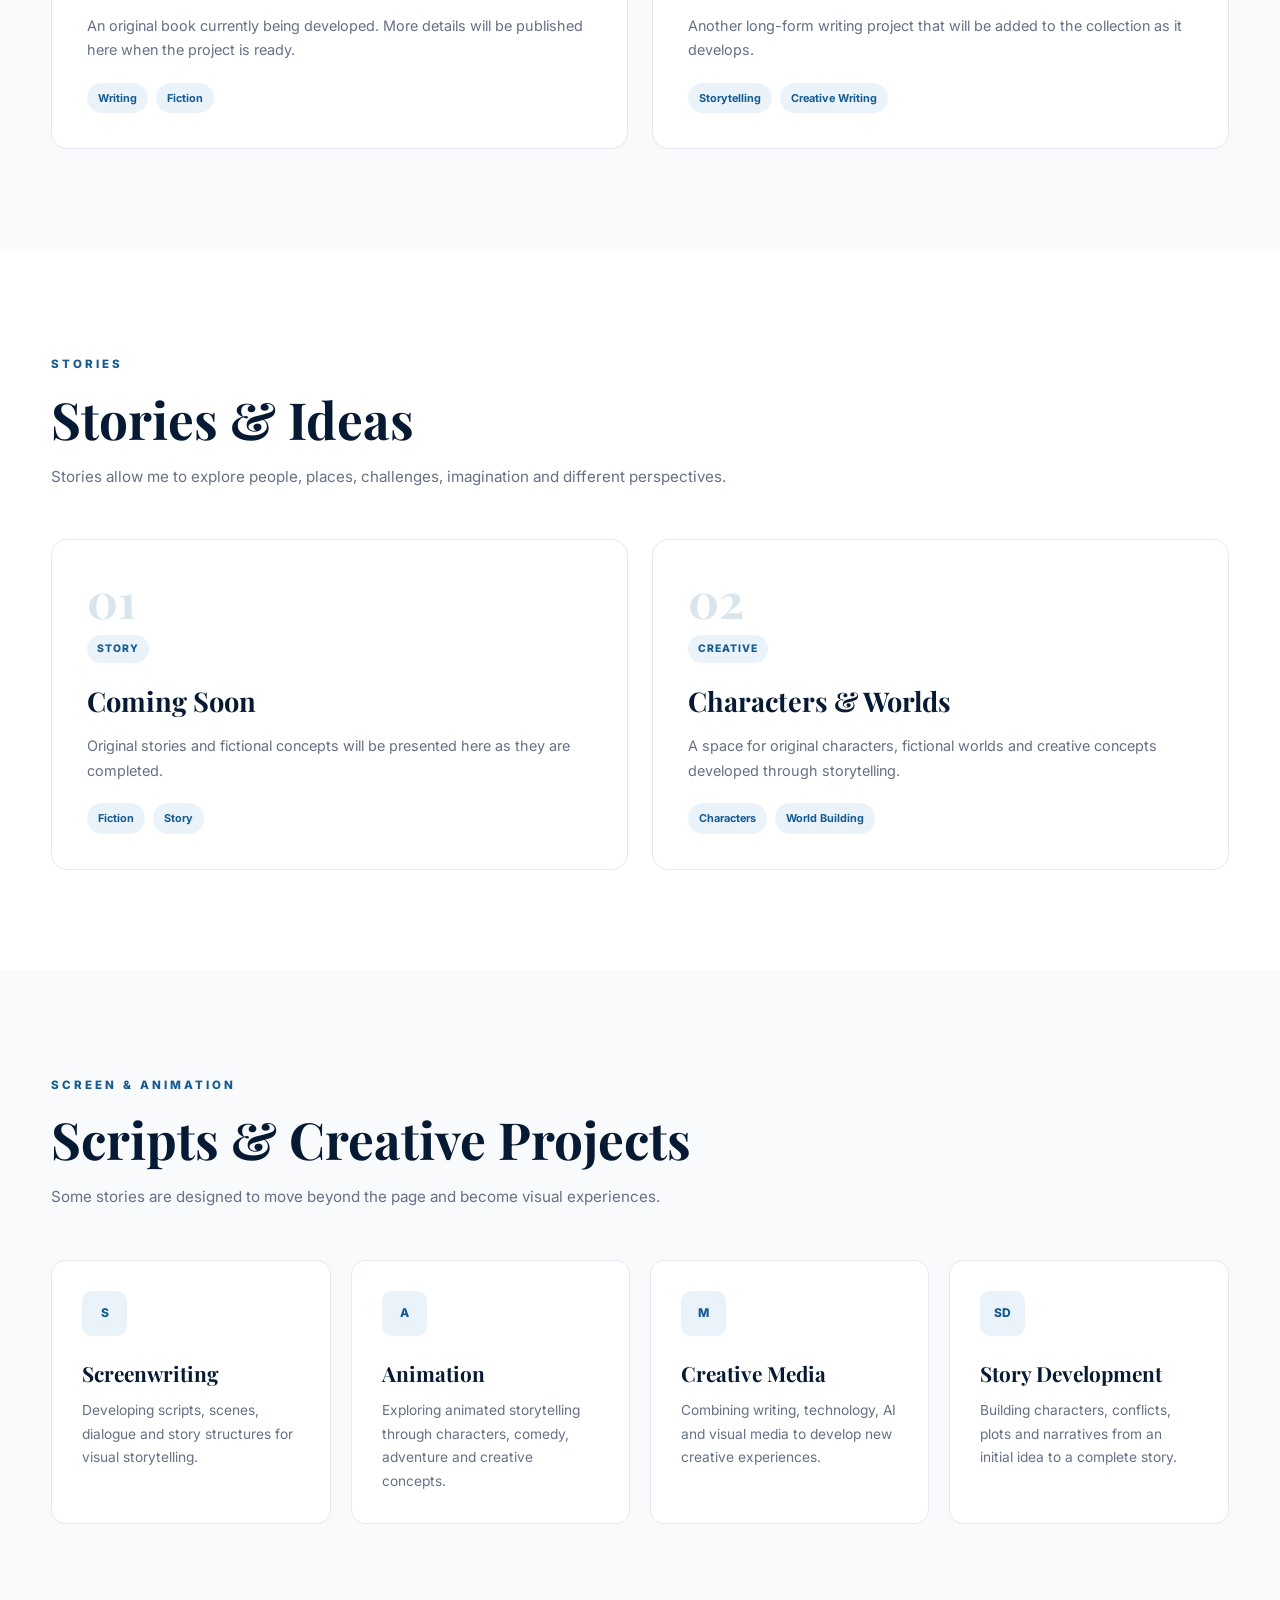
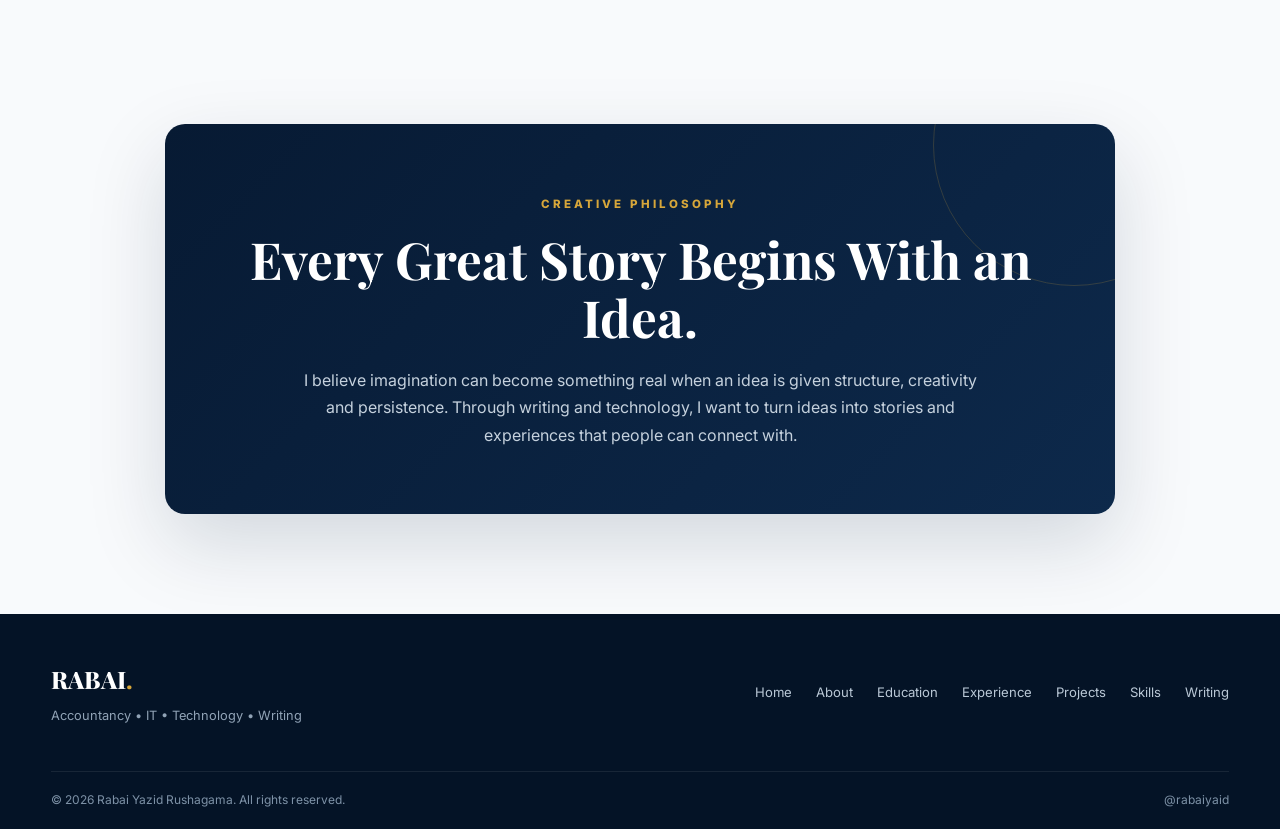
<file: writing.html>
<!DOCTYPE html>
<html lang="en">

<head>

    <meta charset="UTF-8">

    <meta
        name="viewport"
        content="width=device-width, initial-scale=1.0"
    >

    <meta
        name="description"
        content="Writing, books, stories, scripts and creative works by Rabai Yazid Rushagama."
    >

    <meta
        name="author"
        content="Rabai Yazid Rushagama"
    >

    <title>Writing & Stories | Rabai Yazid Rushagama</title>

    <!-- Google Fonts -->

    <link rel="preconnect" href="https://fonts.googleapis.com">

    <link
        rel="preconnect"
        href="https://fonts.gstatic.com"
        crossorigin
    >

    <link
        href="https://fonts.googleapis.com/css2?family=Inter:wght@400;500;600;700;800&family=Playfair+Display:wght@600;700;800&display=swap"
        rel="stylesheet"
    >

    <!-- Main CSS -->

    <link
        rel="stylesheet"
        href="style.css"
    >

</head>


<body>


    <!-- =====================================================
         HEADER
    ====================================================== -->

    <header class="site-header">

        <div class="container nav-container">

            <a
                href="index.html"
                class="logo"
            >
                RABAI<span>.</span>
            </a>


            <button
                class="menu-toggle"
                type="button"
                aria-label="Open navigation menu"
                aria-expanded="false"
            >
                ☰
            </button>

<nav class="nav-menu" aria-label="Main navigation">

    <a href="index.html">Home</a>

    <a href="about.html" class="active">About</a>

    <a href="education.html">Education</a>

    <a href="experience.html">Experience</a>

    <a href="projects.html">Projects</a>

    <a href="skills.html">Skills</a>

    <a href="writing.html">
        <class="active">Writing</a>

    <a href="cv.html">CV</a>

    <a href="contact.html">Contact</a>

</nav>
        </div>

    </header>



    <!-- =====================================================
         MAIN CONTENT
    ====================================================== -->

    <main>


        <!-- =================================================
             PAGE HERO
        ================================================== -->

        <section class="page-hero">

            <div class="container">

                <span class="section-label">
                    CREATIVE WORK
                </span>

                <h1>
                    Writing &amp; Stories
                </h1>

                <p>
                    A collection of my writing, stories,
                    books, scripts and creative ideas —
                    where imagination becomes something
                    people can read, watch and experience.
                </p>

            </div>

        </section>



        <!-- =================================================
             INTRODUCTION
        ================================================== -->

        <section class="inner-section">

            <div class="container">

                <div class="content-grid">

                    <div>

                        <span class="section-label">
                            MY WRITING
                        </span>

                        <h2>
                            I Am a Writer &amp; Storyteller
                        </h2>

                        <p>
                            Writing is an important part of
                            who I am. I enjoy developing
                            <strong>stories, characters,
                            fictional worlds and creative
                            ideas</strong>.
                        </p>

                        <p>
                            My interests extend beyond
                            traditional writing. I explore
                            stories that can become books,
                            scripts, films, animation and
                            digital experiences.
                        </p>

                        <p>
                            I also enjoy combining
                            <strong>technology and
                            storytelling</strong> to explore
                            new ways of creating and sharing
                            ideas.
                        </p>

                    </div>


                    <aside class="info-card">

                        <span class="section-label">
                            CREATIVE FOCUS
                        </span>

                        <h3>
                            What I Create
                        </h3>

                        <ul>

                            <li>
                                <strong>
                                    Books
                                </strong>
                                — Original long-form writing.
                            </li>

                            <li>
                                <strong>
                                    Stories
                                </strong>
                                — Fiction, adventure,
                                comedy and imaginative worlds.
                            </li>

                            <li>
                                <strong>
                                    Scripts
                                </strong>
                                — Screen and film concepts.
                            </li>

                            <li>
                                <strong>
                                    Characters
                                </strong>
                                — Original characters and
                                personalities.
                            </li>

                            <li>
                                <strong>
                                    Creative Concepts
                                </strong>
                                — Ideas for digital media,
                                animation and entertainment.
                            </li>

                        </ul>

                    </aside>

                </div>

            </div>

        </section>



        <!-- =================================================
             BOOKS
        ================================================== -->

        <section class="light-section">

            <div class="container">

                <div class="section-heading">

                    <span class="section-label">
                        BOOKS
                    </span>

                    <h2>
                        My Books
                    </h2>

                    <p>
                        Original books and long-form writing
                        developed from my ideas and imagination.
                    </p>

                </div>


                <div class="project-grid">


                    <!-- Book Placeholder 1 -->

                    <article class="project-card">

                        <div class="project-number">
                            01
                        </div>

                        <div class="project-card-content">

                            <span class="project-status">
                                BOOK
                            </span>

                            <h3>
                                Coming Soon
                            </h3>

                            <p>
                                An original book currently
                                being developed. More details
                                will be published here when
                                the project is ready.
                            </p>

                            <div class="project-tags">

                                <span>
                                    Writing
                                </span>

                                <span>
                                    Fiction
                                </span>

                            </div>

                        </div>

                    </article>


                    <!-- Book Placeholder 2 -->

                    <article class="project-card">

                        <div class="project-number">
                            02
                        </div>

                        <div class="project-card-content">

                            <span class="project-status">
                                UPCOMING
                            </span>

                            <h3>
                                Future Book
                            </h3>

                            <p>
                                Another long-form writing
                                project that will be added to
                                the collection as it develops.
                            </p>

                            <div class="project-tags">

                                <span>
                                    Storytelling
                                </span>

                                <span>
                                    Creative Writing
                                </span>

                            </div>

                        </div>

                    </article>


                </div>

            </div>

        </section>



        <!-- =================================================
             STORIES
        ================================================== -->

        <section class="inner-section">

            <div class="container">

                <div class="section-heading">

                    <span class="section-label">
                        STORIES
                    </span>

                    <h2>
                        Stories &amp; Ideas
                    </h2>

                    <p>
                        Stories allow me to explore people,
                        places, challenges, imagination and
                        different perspectives.
                    </p>

                </div>


                <div class="project-grid">


                    <!-- Story 1 -->

                    <article class="project-card">

                        <div class="project-number">
                            01
                        </div>

                        <div class="project-card-content">

                            <span class="project-status">
                                STORY
                            </span>

                            <h3>
                                Coming Soon
                            </h3>

                            <p>
                                Original stories and fictional
                                concepts will be presented here
                                as they are completed.
                            </p>

                            <div class="project-tags">

                                <span>
                                    Fiction
                                </span>

                                <span>
                                    Story
                                </span>

                            </div>

                        </div>

                    </article>


                    <!-- Story 2 -->

                    <article class="project-card">

                        <div class="project-number">
                            02
                        </div>

                        <div class="project-card-content">

                            <span class="project-status">
                                CREATIVE
                            </span>

                            <h3>
                                Characters &amp; Worlds
                            </h3>

                            <p>
                                A space for original characters,
                                fictional worlds and creative
                                concepts developed through
                                storytelling.
                            </p>

                            <div class="project-tags">

                                <span>
                                    Characters
                                </span>

                                <span>
                                    World Building
                                </span>

                            </div>

                        </div>

                    </article>


                </div>

            </div>

        </section>



        <!-- =================================================
             SCRIPTS & ANIMATION
        ================================================== -->

        <section class="light-section">

            <div class="container">

                <div class="section-heading">

                    <span class="section-label">
                        SCREEN &amp; ANIMATION
                    </span>

                    <h2>
                        Scripts &amp; Creative Projects
                    </h2>

                    <p>
                        Some stories are designed to move
                        beyond the page and become visual
                        experiences.
                    </p>

                </div>


                <div class="experience-grid">


                    <!-- Scripts -->

                    <article class="experience-card">

                        <div class="card-icon">
                            S
                        </div>

                        <h3>
                            Screenwriting
                        </h3>

                        <p>
                            Developing scripts, scenes,
                            dialogue and story structures
                            for visual storytelling.
                        </p>

                    </article>


                    <!-- Animation -->

                    <article class="experience-card">

                        <div class="card-icon">
                            A
                        </div>

                        <h3>
                            Animation
                        </h3>

                        <p>
                            Exploring animated storytelling
                            through characters, comedy,
                            adventure and creative concepts.
                        </p>

                    </article>


                    <!-- Creative Media -->

                    <article class="experience-card">

                        <div class="card-icon">
                            M
                        </div>

                        <h3>
                            Creative Media
                        </h3>

                        <p>
                            Combining writing, technology,
                            AI and visual media to develop
                            new creative experiences.
                        </p>

                    </article>


                    <!-- Story Development -->

                    <article class="experience-card">

                        <div class="card-icon">
                            SD
                        </div>

                        <h3>
                            Story Development
                        </h3>

                        <p>
                            Building characters, conflicts,
                            plots and narratives from an
                            initial idea to a complete story.
                        </p>

                    </article>


                </div>

            </div>

        </section>



        <!-- =================================================
             CREATIVE PHILOSOPHY
        ================================================== -->

        <section class="vision-section">

            <div class="container">

                <div class="vision-box">

                    <span class="section-label">
                        CREATIVE PHILOSOPHY
                    </span>

                    <h2>
                        Every Great Story Begins With an Idea.
                    </h2>

                    <p>
                        I believe imagination can become
                        something real when an idea is given
                        structure, creativity and persistence.
                        Through writing and technology, I want
                        to turn ideas into stories and
                        experiences that people can connect with.
                    </p>

                </div>

            </div>

        </section>


    </main>



    <!-- =====================================================
         FOOTER
    ====================================================== -->

    <footer class="site-footer">

        <div class="container footer-container">

            <div>

                <div class="footer-logo">
                    RABAI<span>.</span>
                </div>

                <p>
                    Accountancy • IT • Technology • Writing
                </p>

            </div>


            <div class="footer-links">

                <a href="index.html">
                    Home
                </a>

                <a href="about.html">
                    About
                </a>

                <a href="education.html">
                    Education
                </a>

                <a href="experience.html">
                    Experience
                </a>

                <a href="projects.html">
                    Projects
                </a>

                <a href="skills.html">
                    Skills
                </a>

                <a href="writing.html">
                    Writing
                </a>

            </div>

        </div>


        <div class="container footer-bottom">

            <p>
                © <span id="year"></span>
                Rabai Yazid Rushagama.
                All rights reserved.
            </p>

            <p>
                @rabaiyaid
            </p>

        </div>

    </footer>



    <!-- JavaScript -->

    <script
        src="script.js"
    ></script>

</body>

</html>
</file>
<file: style.css>
/* =========================================================
   RABAI YAZID RUSHAGAMA — PERSONAL WEBSITE
   PREMIUM MAIN STYLESHEET
========================================================= */


/* =========================================================
   1. ROOT VARIABLES
========================================================= */

:root {

    --navy: #071a33;
    --navy-light: #0d294b;

    --blue: #155b91;
    --blue-light: #eaf3fa;

    --gold: #d6a63a;
    --gold-light: #f5e5b8;

    --white: #ffffff;
    --off-white: #f8fafc;

    --text: #172033;
    --text-light: #667085;

    --border: #e4e9ef;

    --success: #43c76a;

    --shadow-small:
        0 8px 25px rgba(7, 26, 51, 0.06);

    --shadow:
        0 18px 50px rgba(7, 26, 51, 0.10);

    --shadow-large:
        0 30px 80px rgba(7, 26, 51, 0.15);

    --transition:
        all 0.3s ease;

    --container:
        1180px;

}


/* =========================================================
   2. GLOBAL RESET
========================================================= */

* {

    margin: 0;
    padding: 0;

    box-sizing: border-box;

}


html {

    scroll-behavior: smooth;

}


body {

    font-family:
        "Inter",
        Arial,
        sans-serif;

    background:
        var(--white);

    color:
        var(--text);

    line-height:
        1.7;

    overflow-x:
        hidden;

}


img {

    max-width:
        100%;

    display:
        block;

}


a {

    text-decoration:
        none;

    color:
        inherit;

}


button {

    font-family:
        inherit;

}


ul {

    list-style:
        none;

}


/* =========================================================
   3. CONTAINER
========================================================= */

.container {

    width:
        min(
            var(--container),
            92%
        );

    margin:
        0 auto;

}


/* =========================================================
   4. HEADER
========================================================= */

.site-header {

    position:
        sticky;

    top:
        0;

    z-index:
        1000;

    background:
        rgba(7, 26, 51, 0.96);

    backdrop-filter:
        blur(15px);

    -webkit-backdrop-filter:
        blur(15px);

    border-bottom:
        1px solid
        rgba(255,255,255,0.07);

}


.nav-container {

    min-height:
        76px;

    display:
        flex;

    align-items:
        center;

    justify-content:
        space-between;

}


/* =========================================================
   5. LOGO
========================================================= */

.logo {

    font-family:
        "Playfair Display",
        serif;

    font-size:
        1.75rem;

    font-weight:
        800;

    letter-spacing:
        1px;

    color:
        var(--white);

}


.logo span {

    color:
        var(--gold);

}


/* =========================================================
   6. NAVIGATION
========================================================= */

.nav-menu {

    display:
        flex;

    align-items:
        center;

    gap:
        32px;

}


.nav-menu a {

    position:
        relative;

    color:
        rgba(255,255,255,0.78);

    font-size:
        0.88rem;

    font-weight:
        600;

    transition:
        var(--transition);

}


.nav-menu a:hover {

    color:
        var(--gold);

}


.nav-menu a::after {

    content:
        "";

    position:
        absolute;

    left:
        0;

    bottom:
        -9px;

    width:
        0;

    height:
        2px;

    background:
        var(--gold);

    transition:
        var(--transition);

}


.nav-menu a:hover::after,
.nav-menu a.active::after {

    width:
        100%;

}


.nav-menu a.active {

    color:
        var(--gold);

}


.menu-toggle {

    display:
        none;

    border:
        none;

    background:
        transparent;

    color:
        var(--white);

    font-size:
        1.8rem;

    cursor:
        pointer;

}


/* =========================================================
   7. GENERAL LABEL
========================================================= */

.section-label {

    display:
        inline-block;

    color:
        var(--blue);

    font-size:
        0.72rem;

    font-weight:
        800;

    letter-spacing:
        3px;

    margin-bottom:
        15px;

}


/* =========================================================
   8. HOME HERO
========================================================= */

.hero {

    position:
        relative;

    min-height:
        calc(100vh - 76px);

    display:
        flex;

    align-items:
        center;

    background:

        radial-gradient(
            circle at 80% 20%,
            rgba(21,91,145,0.12),
            transparent 35%
        ),

        linear-gradient(
            135deg,
            #ffffff 0%,
            #f7f9fc 100%
        );

    overflow:
        hidden;

}


.hero::before {

    content:
        "";

    position:
        absolute;

    width:
        500px;

    height:
        500px;

    border-radius:
        50%;

    background:
        rgba(214,166,58,0.06);

    top:
        -200px;

    right:
        -150px;

}


.hero-grid {

    width:
        100%;

    display:
        grid;

    grid-template-columns:
        1.15fr
        0.85fr;

    gap:
        70px;

    align-items:
        center;

    padding:
        90px 0;

}


/* =========================================================
   9. HERO CONTENT
========================================================= */

.hero-content h1 {

    font-family:
        "Playfair Display",
        serif;

    color:
        var(--navy);

    font-size:
        clamp(
            3rem,
            6vw,
            5.5rem
        );

    line-height:
        1.02;

    margin-bottom:
        22px;

}


.hero-content h1 span {

    display:
        block;

    color:
        var(--blue);

}


.hero-content h2 {

    font-size:
        1.15rem;

    line-height:
        1.6;

    font-weight:
        700;

    color:
        var(--navy-light);

    max-width:
        720px;

}


.hero-content h2 span {

    color:
        var(--gold);

}


.hero-content > p {

    max-width:
        680px;

    margin-top:
        20px;

    color:
        var(--text-light);

    font-size:
        1rem;

}


.hero-content strong {

    color:
        var(--navy);

}


/* =========================================================
   10. HERO BUTTONS
========================================================= */

.hero-buttons {

    display:
        flex;

    gap:
        14px;

    flex-wrap:
        wrap;

    margin-top:
        32px;

}


.btn {

    display:
        inline-flex;

    align-items:
        center;

    justify-content:
        center;

    padding:
        13px 23px;

    border-radius:
        7px;

    font-size:
        0.88rem;

    font-weight:
        700;

    transition:
        var(--transition);

    cursor:
        pointer;

}


.btn-primary {

    background:
        var(--navy);

    color:
        var(--white);

    box-shadow:
        0 8px 20px
        rgba(7,26,51,0.15);

}


.btn-primary:hover {

    background:
        var(--blue);

    transform:
        translateY(-3px);

    box-shadow:
        0 12px 25px
        rgba(7,26,51,0.2);

}


.btn-outline {

    border:
        1px solid
        var(--navy);

    color:
        var(--navy);

    background:
        transparent;

}


.btn-outline:hover {

    background:
        var(--navy);

    color:
        var(--white);

    transform:
        translateY(-3px);

}


/* =========================================================
   11. HERO HIGHLIGHTS
========================================================= */

.hero-highlights {

    display:
        grid;

    grid-template-columns:
        repeat(3, 1fr);

    gap:
        15px;

    margin-top:
        42px;

    max-width:
        680px;

}


.hero-highlights > div {

    padding:
        15px;

    border-left:
        2px solid
        var(--gold);

    background:
        rgba(255,255,255,0.65);

}


.hero-highlights strong {

    display:
        block;

    color:
        var(--navy);

    font-size:
        0.9rem;

}


.hero-highlights span {

    color:
        var(--text-light);

    font-size:
        0.7rem;

}


/* =========================================================
   12. PROFILE CARD
========================================================= */

.hero-profile {

    display:
        flex;

    justify-content:
        center;

    position:
        relative;

}


.profile-card {

    position:
        relative;

    width:
        min(
            390px,
            100%
        );

    padding:
        42px 32px;

    text-align:
        center;

    background:
        var(--navy);

    color:
        var(--white);

    border-radius:
        20px;

    box-shadow:
        var(--shadow-large);

    overflow:
        hidden;

}


.profile-glow {

    position:
        absolute;

    width:
        240px;

    height:
        240px;

    border-radius:
        50%;

    background:
        rgba(214,166,58,0.10);

    top:
        -120px;

    right:
        -80px;

}


.profile-image {

    position:
        relative;

    z-index:
        2;

    width:
        180px;

    height:
        180px;

    margin:
        0 auto 25px;

    border-radius:
        50%;

    overflow:
        hidden;

    border:
        4px solid
        var(--gold);

    background:
        var(--navy-light);

    display:
        flex;

    align-items:
        center;

    justify-content:
        center;

}


.profile-image img {

    width:
        100%;

    height:
        100%;

    object-fit:
        cover;

}


.profile-image span {

    font-family:
        "Playfair Display",
        serif;

    font-size:
        3rem;

    color:
        var(--gold);

}


.profile-card-content {

    position:
        relative;

    z-index:
        2;

}


.profile-small {

    color:
        var(--gold);

    font-size:
        0.68rem;

    font-weight:
        800;

    letter-spacing:
        2px;

}


.profile-card h3 {

    font-family:
        "Playfair Display",
        serif;

    font-size:
        1.55rem;

    margin:
        8px 0;

}


.profile-card-content > p {

    color:
        #b7c5d5;

    font-size:
        0.85rem;

}


.profile-line {

    width:
        50px;

    height:
        2px;

    background:
        var(--gold);

    margin:
        22px auto;

}


.profile-meta {

    display:
        flex;

    justify-content:
        center;

    gap:
        20px;

    flex-wrap:
        wrap;

    color:
        #cbd6e2;

    font-size:
        0.75rem;

}


/* =========================================================
   13. SECTION HEADINGS
========================================================= */

.section-heading {

    max-width:
        760px;

    margin-bottom:
        50px;

}


.section-heading h2 {

    font-family:
        "Playfair Display",
        serif;

    font-size:
        clamp(
            2.1rem,
            4vw,
            3.2rem
        );

    line-height:
        1.15;

    color:
        var(--navy);

    margin-bottom:
        15px;

}


.section-heading > p {

    color:
        var(--text-light);

    font-size:
        0.95rem;

}


/* =========================================================
   14. INTRO SECTION
========================================================= */

.intro-grid {

    display:
        grid;

    grid-template-columns:
        repeat(4, 1fr);

    gap:
        20px;

}


.intro-card {

    position:
        relative;

    padding:
        30px 25px;

    border:
        1px solid
        var(--border);

    border-radius:
        14px;

    background:
        var(--white);

    transition:
        var(--transition);

    overflow:
        hidden;

}


.intro-card::before {

    content:
        "";

    position:
        absolute;

    top:
        0;

    left:
        0;

    width:
        100%;

    height:
        3px;

    background:
        var(--gold);

    transform:
        scaleX(0);

    transform-origin:
        left;

    transition:
        var(--transition);

}


.intro-card:hover {

    transform:
        translateY(-7px);

    box-shadow:
        var(--shadow);

    border-color:
        rgba(214,166,58,0.5);

}


.intro-card:hover::before {

    transform:
        scaleX(1);

}


.card-icon {

    display:
        flex;

    align-items:
        center;

    justify-content:
        center;

    width:
        45px;

    height:
        45px;

    margin-bottom:
        20px;

    border-radius:
        10px;

    background:
        var(--blue-light);

    color:
        var(--blue);

    font-size:
        0.75rem;

    font-weight:
        800;

}


.intro-card h3 {

    font-family:
        "Playfair Display",
        serif;

    color:
        var(--navy);

    font-size:
        1.3rem;

    margin-bottom:
        10px;

}


.intro-card p {

    color:
        var(--text-light);

    font-size:
        0.88rem;

    margin-bottom:
        18px;

}


.intro-card a {

    color:
        var(--blue);

    font-size:
        0.8rem;

    font-weight:
        800;

}


.intro-card a:hover {

    color:
        var(--gold);

}


/* =========================================================
   15. INNER SECTIONS
========================================================= */

.inner-section {

    padding:
        100px 0;

}


.light-section {

    padding:
        100px 0;

    background:
        var(--off-white);

}


/* =========================================================
   16. CONTENT GRID / ABOUT
========================================================= */

.content-grid {

    display:
        grid;

    grid-template-columns:
        1.4fr
        0.8fr;

    gap:
        65px;

    align-items:
        start;

}


.content-grid > div:first-child p {

    color:
        var(--text-light);

    margin-bottom:
        18px;

}


.content-grid strong {

    color:
        var(--navy);

}


.info-card {

    padding:
        32px;

    background:
        var(--navy);

    color:
        var(--white);

    border-radius:
        16px;

    box-shadow:
        var(--shadow);

}


.info-card .section-label {

    color:
        var(--gold);

}


.info-card h3 {

    font-family:
        "Playfair Display",
        serif;

    font-size:
        1.5rem;

    margin-bottom:
        22px;

}


.info-card ul {

    display:
        flex;

    flex-direction:
        column;

    gap:
        14px;

}


.info-card li {

    padding-bottom:
        12px;

    border-bottom:
        1px solid
        rgba(255,255,255,0.1);

    color:
        #c7d3df;

    font-size:
        0.85rem;

}


.info-card li:last-child {

    border-bottom:
        none;

}


.info-card strong {

    color:
        var(--white);

}


/* =========================================================
   17. VISION
========================================================= */

.vision-section {

    padding:
        100px 0;

    background:
        var(--off-white);

}


.vision-box {

    position:
        relative;

    max-width:
        950px;

    margin:
        0 auto;

    padding:
        65px;

    text-align:
        center;

    background:
        linear-gradient(
            135deg,
            var(--navy),
            var(--navy-light)
        );

    color:
        var(--white);

    border-radius:
        20px;

    overflow:
        hidden;

    box-shadow:
        var(--shadow-large);

}


.vision-box::before {

    content:
        "";

    position:
        absolute;

    width:
        280px;

    height:
        280px;

    border:
        1px solid
        rgba(214,166,58,0.2);

    border-radius:
        50%;

    right:
        -100px;

    top:
        -120px;

}


.vision-box .section-label {

    color:
        var(--gold);

}


.vision-box h2 {

    position:
        relative;

    font-family:
        "Playfair Display",
        serif;

    font-size:
        clamp(
            2rem,
            4vw,
            3.3rem
        );

    line-height:
        1.15;

    margin-bottom:
        20px;

}


.vision-box p {

    position:
        relative;

    max-width:
        700px;

    margin:
        0 auto;

    color:
        #c5d1dd;

}


.vision-box .btn {

    position:
        relative;

    margin-top:
        30px;

}


/* =========================================================
   18. PAGE HERO
========================================================= */

.page-hero {

    padding:
        105px 0;

    background:
        radial-gradient(
            circle at 90% 20%,
            rgba(214,166,58,0.10),
            transparent 30%
        ),

        linear-gradient(
            135deg,
            #f7f9fc,
            #edf3f8
        );

    border-bottom:
        1px solid
        var(--border);

}


.page-hero h1 {

    font-family:
        "Playfair Display",
        serif;

    color:
        var(--navy);

    font-size:
        clamp(
            2.8rem,
            5vw,
            4.6rem
        );

    line-height:
        1.1;

    margin:
        8px 0 18px;

}


.page-hero p {

    max-width:
        720px;

    color:
        var(--text-light);

    font-size:
        1rem;

}


/* =========================================================
   19. TIMELINE
========================================================= */

.timeline {

    max-width:
        950px;

    margin:
        0 auto;

}


.timeline-item {

    position:
        relative;

    padding:
        0 0 55px 55px;

    border-left:
        2px solid
        #dfe6ed;

}


.timeline-item:last-child {

    border-left-color:
        transparent;

}


.timeline-dot {

    position:
        absolute;

    left:
        -9px;

    top:
        0;

    width:
        16px;

    height:
        16px;

    border-radius:
        50%;

    background:
        var(--gold);

    border:
        3px solid
        var(--white);

    box-shadow:
        0 0 0 2px
        var(--gold);

}


.timeline-content {

    padding:
        28px 30px;

    background:
        var(--white);

    border:
        1px solid
        var(--border);

    border-radius:
        14px;

    box-shadow:
        var(--shadow-small);

    transition:
        var(--transition);

}


.timeline-content:hover {

    transform:
        translateX(5px);

    box-shadow:
        var(--shadow);

}


.timeline-date {

    color:
        var(--blue);

    font-size:
        0.72rem;

    font-weight:
        800;

    letter-spacing:
        1.5px;

}


.timeline-content h3 {

    font-family:
        "Playfair Display",
        serif;

    color:
        var(--navy);

    font-size:
        1.55rem;

    line-height:
        1.25;

    margin:
        7px 0 5px;

}


.timeline-content h4 {

    color:
        var(--blue);

    font-size:
        0.9rem;

    margin-bottom:
        5px;

}


.timeline-content p {

    color:
        var(--text-light);

    font-size:
        0.9rem;

    margin-top:
        12px;

}


.timeline-content ul {

    margin-top:
        18px;

}


.timeline-content li {

    position:
        relative;

    padding:
        5px 0 5px 20px;

    color:
        var(--text-light);

    font-size:
        0.86rem;

}


.timeline-content li::before {

    content:
        "•";

    position:
        absolute;

    left:
        0;

    color:
        var(--gold);

    font-weight:
        800;

}


.experience-department {

    display:
        inline-block;

    margin-top:
        3px;

    color:
        var(--text-light);

    font-size:
        0.75rem;

    font-weight:
        600;

}


/* =========================================================
   20. EXPERIENCE CARDS
========================================================= */

.experience-grid {

    display:
        grid;

    grid-template-columns:
        repeat(4, 1fr);

    gap:
        20px;

}


.experience-card {

    padding:
        30px;

    border:
        1px solid
        var(--border);

    border-radius:
        14px;

    background:
        var(--white);

    transition:
        var(--transition);

}


.experience-card:hover {

    transform:
        translateY(-7px);

    box-shadow:
        var(--shadow);

    border-color:
        rgba(214,166,58,0.45);

}


.experience-card h3 {

    font-family:
        "Playfair Display",
        serif;

    color:
        var(--navy);

    font-size:
        1.3rem;

    margin:
        15px 0 8px;

}


.experience-card p {

    color:
        var(--text-light);

    font-size:
        0.86rem;

}


/* =========================================================
   21. PROJECT GRID
========================================================= */

.project-grid {

    display:
        grid;

    grid-template-columns:
        repeat(2, 1fr);

    gap:
        24px;

}


.project-card {

    position:
        relative;

    padding:
        35px;

    border:
        1px solid
        var(--border);

    border-radius:
        16px;

    background:
        var(--white);

    transition:
        var(--transition);

    overflow:
        hidden;

}


.project-card::before {

    content:
        "";

    position:
        absolute;

    left:
        0;

    top:
        0;

    width:
        4px;

    height:
        100%;

    background:
        var(--gold);

    transform:
        scaleY(0);

    transform-origin:
        bottom;

    transition:
        var(--transition);

}


.project-card:hover {

    transform:
        translateY(-7px);

    box-shadow:
        var(--shadow);

}


.project-card:hover::before {

    transform:
        scaleY(1);

}


.project-number {

    font-family:
        "Playfair Display",
        serif;

    color:
        rgba(21,91,145,0.16);

    font-size:
        3rem;

    font-weight:
        700;

    line-height:
        1;

    margin-bottom:
        10px;

}


.project-card-content {

    position:
        relative;

}


.project-status {

    display:
        inline-block;

    padding:
        5px 10px;

    border-radius:
        50px;

    background:
        var(--blue-light);

    color:
        var(--blue);

    font-size:
        0.65rem;

    font-weight:
        800;

    letter-spacing:
        1px;

}


.project-card h3 {

    font-family:
        "Playfair Display",
        serif;

    color:
        var(--navy);

    font-size:
        1.7rem;

    margin:
        15px 0 10px;

}


.project-card p {

    color:
        var(--text-light);

    font-size:
        0.9rem;

}


.project-details {

    margin-top:
        18px;

    padding-top:
        18px;

    border-top:
        1px solid
        var(--border);

}


.project-tags {

    display:
        flex;

    flex-wrap:
        wrap;

    gap:
        8px;

    margin-top:
        20px;

}


.project-tags span {

    padding:
        6px 11px;

    background:
        var(--blue-light);

    color:
        var(--blue);

    border-radius:
        50px;

    font-size:
        0.68rem;

    font-weight:
        700;

}


/* =========================================================
   22. FOOTER
========================================================= */

.site-footer {

    background:
        #041326;

    color:
        var(--white);

}


.footer-container {

    display:
        flex;

    justify-content:
        space-between;

    align-items:
        center;

    gap:
        30px;

    padding:
        45px 0;

}


.footer-logo {

    font-family:
        "Playfair Display",
        serif;

    font-size:
        1.5rem;

    font-weight:
        800;

}


.footer-logo span {

    color:
        var(--gold);

}


.footer-container > div:first-child p {

    color:
        #91a3b6;

    font-size:
        0.8rem;

    margin-top:
        5px;

}


.footer-links {

    display:
        flex;

    gap:
        24px;

    flex-wrap:
        wrap;

}


.footer-links a {

    color:
        #bac8d6;

    font-size:
        0.82rem;

    transition:
        var(--transition);

}


.footer-links a:hover {

    color:
        var(--gold);

}


.footer-bottom {

    display:
        flex;

    justify-content:
        space-between;

    gap:
        20px;

    border-top:
        1px solid
        rgba(255,255,255,0.08);

    padding:
        18px 0;

}


.footer-bottom p {

    color:
        #7e92a7;

    font-size:
        0.75rem;

}


/* =========================================================
   23. SCROLL REVEAL
========================================================= */

.reveal-element {

    opacity:
        0;

    transform:
        translateY(25px);

    transition:
        opacity 0.7s ease,
        transform 0.7s ease;

}


.reveal-element.reveal-visible {

    opacity:
        1;

    transform:
        translateY(0);

}


/* =========================================================
   24. RESPONSIVE — TABLET
========================================================= */

@media (max-width: 950px) {


    .hero-grid {

        grid-template-columns:
            1fr;

        gap:
            55px;

    }


    .hero-content {

        text-align:
            center;

    }


    .hero-content > p {

        margin-left:
            auto;

        margin-right:
            auto;

    }


    .hero-buttons {

        justify-content:
            center;

    }


    .hero-highlights {

        margin-left:
            auto;

        margin-right:
            auto;

    }


    .hero-profile {

        max-width:
            450px;

        width:
            100%;

        margin:
            0 auto;

    }


    .intro-grid {

        grid-template-columns:
            repeat(2, 1fr);

    }


    .content-grid {

        grid-template-columns:
            1fr;

        gap:
            40px;

    }


    .experience-grid {

        grid-template-columns:
            repeat(2, 1fr);

    }

}


/* =========================================================
   25. RESPONSIVE — MOBILE
========================================================= */

@media (max-width: 700px) {


    .nav-container {

        min-height:
            70px;

    }


    .menu-toggle {

        display:
            block;

    }


    .nav-menu {

        position:
            absolute;

        top:
            70px;

        left:
            0;

        right:
            0;

        display:
            none;

        flex-direction:
            column;

        align-items:
            stretch;

        gap:
            0;

        padding:
            15px 5% 20px;

        background:
            var(--navy);

        border-top:
            1px solid
            rgba(255,255,255,0.08);

    }


    .nav-menu.open {

        display:
            flex;

    }


    .nav-menu a {

        display:
            block;

        padding:
            13px 0;

    }


    .nav-menu a::after {

        display:
            none;

    }


    .hero {

        min-height:
            auto;

    }


    .hero-grid {

        padding:
            70px 0;

    }


    .hero-content h1 {

        font-size:
            3.1rem;

    }


    .hero-content h2 {

        font-size:
            1rem;

    }


    .hero-highlights {

        grid-template-columns:
            1fr;

    }


    .hero-highlights > div {

        text-align:
            left;

    }


    .inner-section,
    .light-section,
    .vision-section {

        padding:
            75px 0;

    }


    .intro-grid {

        grid-template-columns:
            1fr;

    }


    .experience-grid {

        grid-template-columns:
            1fr;

    }


    .project-grid {

        grid-template-columns:
            1fr;

    }


    .page-hero {

        padding:
            70px 0;

    }


    .page-hero h1 {

        font-size:
            3rem;

    }


    .vision-box {

        padding:
            45px 25px;

    }


    .timeline-item {

        padding-left:
            35px;

    }


    .timeline-content {

        padding:
            22px;

    }


    .timeline-content h3 {

        font-size:
            1.3rem;

    }


    .project-card {

        padding:
            28px;

    }


    .footer-container {

        flex-direction:
            column;

        align-items:
            flex-start;

    }


    .footer-bottom {

        flex-direction:
            column;

        text-align:
            left;

    }


    .footer-links {

        gap:
            15px;

    }

}


/* =========================================================
   26. SMALL PHONES
========================================================= */

@media (max-width: 430px) {


    .hero-content h1 {

        font-size:
            2.7rem;

    }


    .hero-buttons {

        flex-direction:
            column;

    }


    .btn {

        width:
            100%;

    }


    .profile-card {

        padding:
            32px 22px;

    }


    .profile-image {

        width:
            150px;

        height:
            150px;

    }


    .profile-meta {

        flex-direction:
            column;

        gap:
            7px;

    }


    .vision-box h2 {

        font-size:
            2rem;

    }


    .page-hero h1 {

        font-size:
            2.6rem;

    }


    .timeline-item {

        padding-left:
            28px;

    }


    .timeline-dot {

        width:
            13px;

        height:
            13px;

        left:
            -7.5px;

    }

}


/* =========================================================
   27. ACCESSIBILITY
========================================================= */

:focus-visible {

    outline:
        3px solid
        var(--gold);

    outline-offset:
        3px;

}


/* =========================================================
   28. REDUCED MOTION
========================================================= */

@media (prefers-reduced-motion: reduce) {

    *,
    *::before,
    *::after {

        scroll-behavior:
            auto !important;

        transition:
            none !important;

    }
/* =========================================================
   CONTACT PAGE
========================================================= */

.contact-form {
    max-width: 900px;
    margin: 0 auto;
    padding: 40px;
    background: var(--white);
    border: 1px solid var(--border);
    border-radius: 18px;
    box-shadow: var(--shadow-small);
}

.form-grid {
    display: grid;
    grid-template-columns: repeat(2, 1fr);
    gap: 22px;
}

.form-group {
    margin-bottom: 22px;
}

.form-group label {
    display: block;
    margin-bottom: 8px;
    color: var(--navy);
    font-size: 0.82rem;
    font-weight: 700;
}

.form-group input,
.form-group textarea {
    width: 100%;
    padding: 14px 16px;
    border: 1px solid var(--border);
    border-radius: 8px;
    background: var(--off-white);
    color: var(--text);
    font-family: inherit;
    font-size: 0.88rem;
    outline: none;
    transition: var(--transition);
}

.form-group textarea {
    min-height: 170px;
    resize: vertical;
}

.form-group input::placeholder,
.form-group textarea::placeholder {
    color: #9aa6b2;
}

.form-group input:focus,
.form-group textarea:focus {
    border-color: var(--gold);
    background: var(--white);
    box-shadow: 0 0 0 3px rgba(214, 166, 58, 0.10);
}


/* =========================================================
   CONTACT PAGE — BUTTON
========================================================= */

.contact-form .btn {
    border: none;
}


/* =========================================================
   RESPONSIVE CONTACT FORM
========================================================= */

@media (max-width: 700px) {

    .contact-form {
        padding: 28px 20px;
    }

    .form-grid {
        grid-template-columns: 1fr;
        gap: 0;
    }

}


@media (max-width: 430px) {

    .contact-form {
        padding: 22px 16px;
        border-radius: 14px;
    }

    .form-group input,
    .form-group textarea {
        font-size: 0.84rem;
    }
/* =========================================================
   RESPONSIVE NAVIGATION
========================================================= */

@media (max-width: 900px) {

    .nav-menu {
        gap: 18px;
    }

    .nav-menu a {
        font-size: 0.78rem;
    }

}


@media (max-width: 760px) {

    .menu-toggle {
        display: block;
    }

    .nav-menu {

        position: absolute;

        top: 70px;
        left: 0;
        right: 0;

        display: none;

        flex-direction: column;
        align-items: stretch;

        gap: 0;

        padding: 12px 5% 20px;

        background: var(--navy);

        border-top:
            1px solid
            rgba(255,255,255,0.08);

        box-shadow:
            0 15px 30px
            rgba(0,0,0,0.15);

        max-height: calc(100vh - 70px);

        overflow-y: auto;
    }


    .nav-menu.open {
        display: flex;
    }


    .nav-menu a {

        display: block;

        padding: 13px 0;

        font-size: 0.9rem;

        border-bottom:
            1px solid
            rgba(255,255,255,0.06);
    }


    .nav-menu a:last-child {
        border-bottom: none;
    }


    .nav-menu a::after {
        display: none;
    }

}
}
}
</file>
